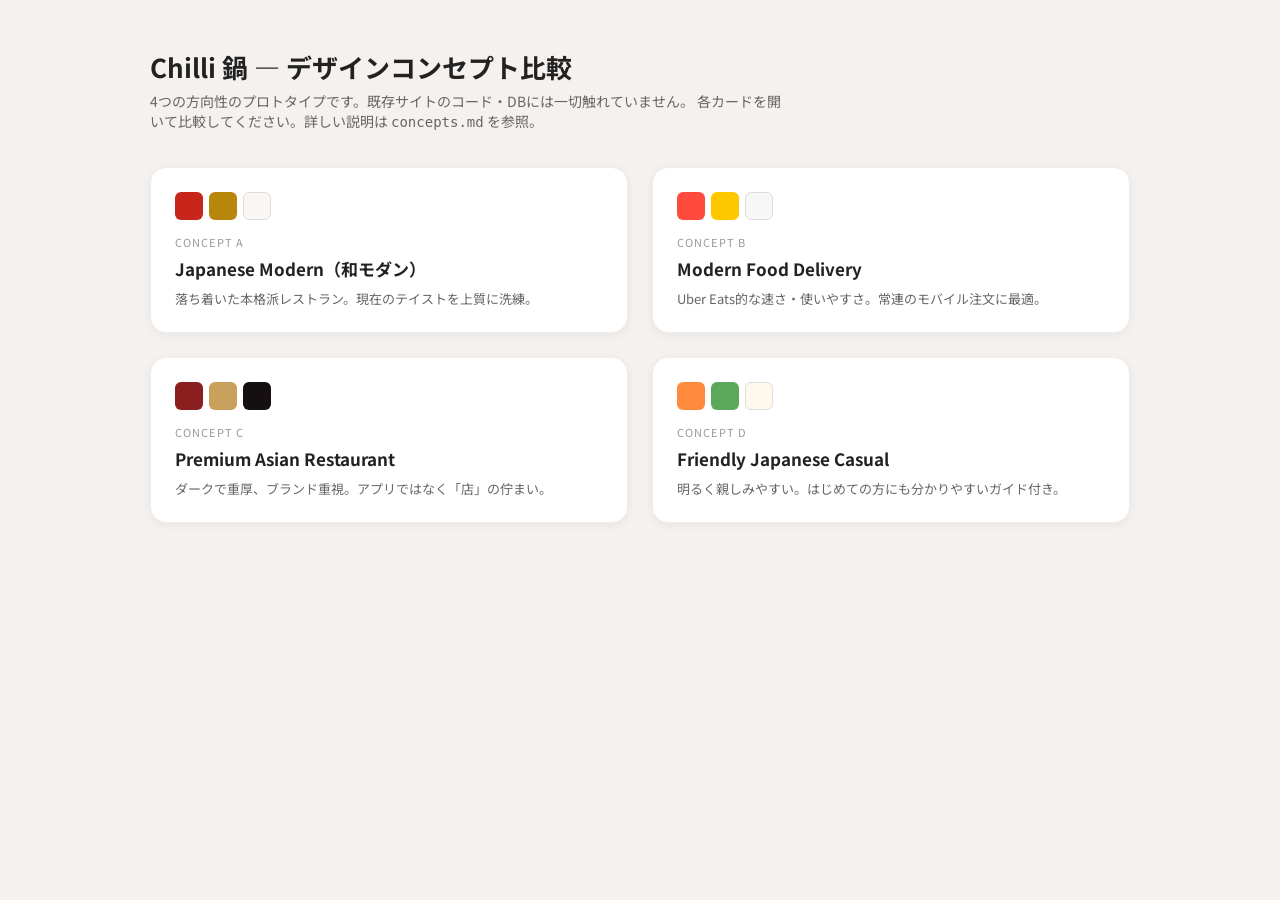
<file: design-concepts/index.html>
<!doctype html>
<html lang="ja">
<head>
<meta charset="utf-8">
<meta name="viewport" content="width=device-width, initial-scale=1">
<title>Design Concepts — Chilli 鍋</title>
<link href="https://fonts.googleapis.com/css2?family=Noto+Sans+JP:wght@400;500;700;900&display=swap" rel="stylesheet">
<style>
  *{box-sizing:border-box} body{margin:0;background:#F4F1EE;color:#222;font-family:"Noto Sans JP",sans-serif;padding:48px 24px}
  .wrap{max-width:980px;margin:0 auto}
  h1{font-size:26px;margin:0 0 6px}
  p.lead{color:#666;margin:0 0 36px;font-size:14px;max-width:46em}
  .grid{display:grid;grid-template-columns:repeat(2,1fr);gap:24px}
  a.card{display:block;background:#fff;border-radius:16px;padding:24px;text-decoration:none;color:#222;box-shadow:0 2px 8px rgba(0,0,0,.06);border:1px solid #eee;transition:transform .15s}
  a.card:hover{transform:translateY(-3px)}
  .swatch{display:flex;gap:6px;margin-bottom:14px}
  .swatch span{width:28px;height:28px;border-radius:6px}
  .label{font-size:11px;letter-spacing:.1em;color:#999;margin-bottom:6px}
  h2{font-size:17px;margin:0 0 8px}
  .card p{font-size:13px;color:#666;margin:0}
  @media(max-width:700px){.grid{grid-template-columns:1fr}}
</style>
</head>
<body>
<div class="wrap">
  <h1>Chilli 鍋 — デザインコンセプト比較</h1>
  <p class="lead">4つの方向性のプロトタイプです。既存サイトのコード・DBには一切触れていません。
  各カードを開いて比較してください。詳しい説明は <code>concepts.md</code> を参照。</p>
  <div class="grid">
    <a class="card" href="a-japanese-modern.html">
      <div class="swatch"><span style="background:#C8261B"></span><span style="background:#B8860B"></span><span style="background:#FAF6F2;border:1px solid #ddd"></span></div>
      <div class="label">CONCEPT A</div>
      <h2>Japanese Modern（和モダン）</h2>
      <p>落ち着いた本格派レストラン。現在のテイストを上質に洗練。</p>
    </a>
    <a class="card" href="b-food-delivery.html">
      <div class="swatch"><span style="background:#FF4B3E"></span><span style="background:#FFC700"></span><span style="background:#F7F7F8;border:1px solid #ddd"></span></div>
      <div class="label">CONCEPT B</div>
      <h2>Modern Food Delivery</h2>
      <p>Uber Eats的な速さ・使いやすさ。常連のモバイル注文に最適。</p>
    </a>
    <a class="card" href="c-premium-asian.html">
      <div class="swatch"><span style="background:#8B1E1E"></span><span style="background:#C9A05C"></span><span style="background:#15100F"></span></div>
      <div class="label">CONCEPT C</div>
      <h2>Premium Asian Restaurant</h2>
      <p>ダークで重厚、ブランド重視。アプリではなく「店」の佇まい。</p>
    </a>
    <a class="card" href="d-friendly-casual.html">
      <div class="swatch"><span style="background:#FF8A3D"></span><span style="background:#5BA85B"></span><span style="background:#FFF8EC;border:1px solid #ddd"></span></div>
      <div class="label">CONCEPT D</div>
      <h2>Friendly Japanese Casual</h2>
      <p>明るく親しみやすい。はじめての方にも分かりやすいガイド付き。</p>
    </a>
  </div>
</div>
</body>
</html>
</file>
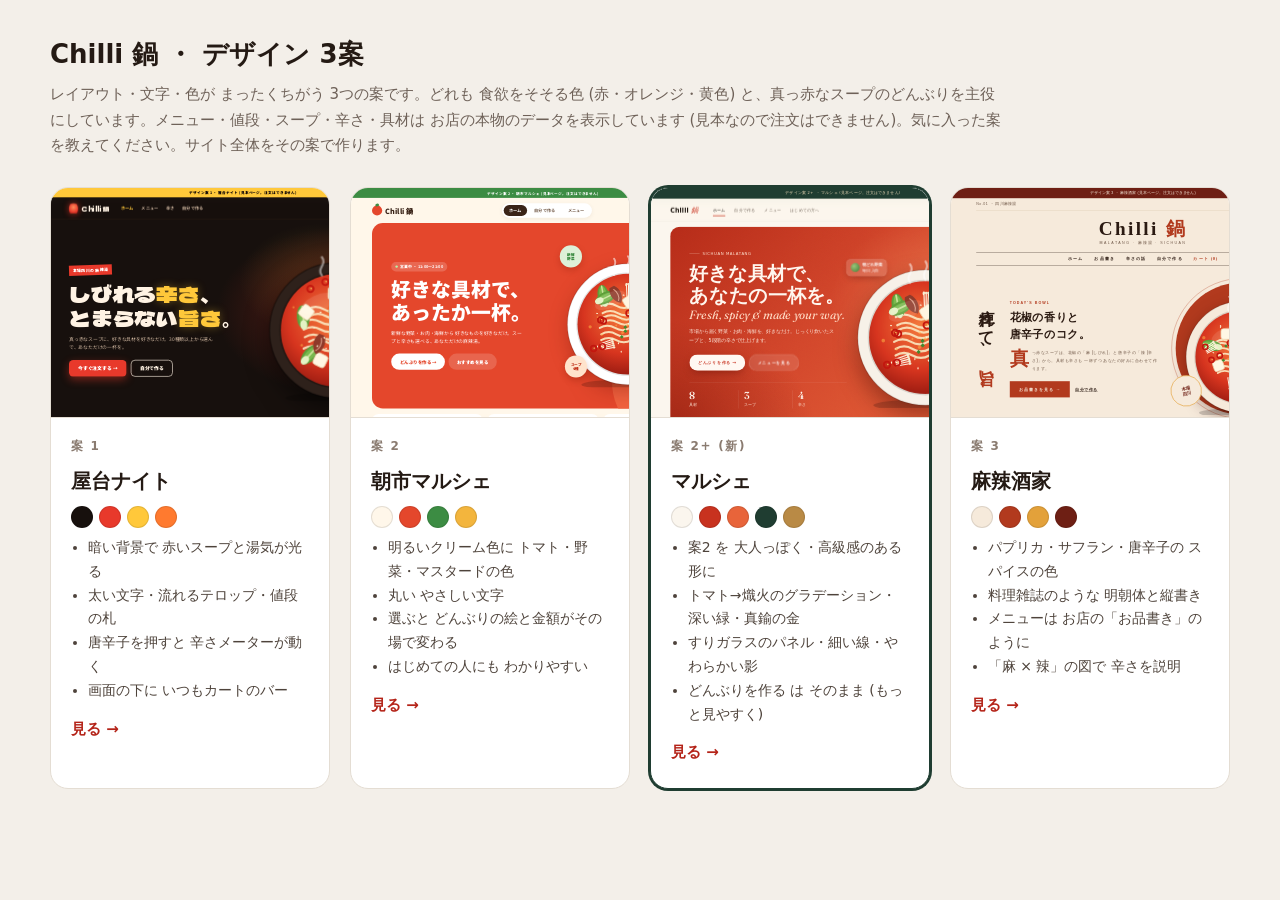
<file: design-concepts/v3/index.html>
<!doctype html>
<html lang="ja">
<head>
<meta charset="utf-8">
<meta name="viewport" content="width=device-width, initial-scale=1">
<title>デザイン 3案 | Chilli 鍋</title>
<!-- design-concepts/v3/index.html — 3つのデザイン案の入り口. Owner: Lin -->
<style>
  * { box-sizing: border-box; }
  body { margin: 0; padding: 32px 20px 56px; background: #F3EFE9; color: #241A14; font: 15px/1.7 "Noto Sans JP", system-ui, sans-serif; }
  .wrap { max-width: 1180px; margin: 0 auto; }
  h1 { margin: 0 0 6px; font-size: 26px; }
  .lead { margin: 0 0 28px; color: #6E6158; max-width: 64em; }
  .grid { display: grid; grid-template-columns: repeat(auto-fill, minmax(270px, 1fr)); gap: 20px; }
  a.card { display: flex; flex-direction: column; border-radius: 18px; overflow: hidden; color: inherit; text-decoration: none; background: #fff; border: 1px solid #E4DDD3; transition: transform .2s, box-shadow .2s; }
  a.card:hover { transform: translateY(-4px); box-shadow: 0 18px 40px rgba(36, 26, 20, .12); }
  .shot { position: relative; height: 230px; overflow: hidden; border-bottom: 1px solid #E4DDD3; }
  .shot iframe { width: 1280px; height: 900px; border: 0; transform: scale(.3); transform-origin: 0 0; pointer-events: none; }
  .body { padding: 18px 20px 22px; display: grid; gap: 8px; }
  .no { font-size: 12px; font-weight: 700; letter-spacing: .14em; color: #8A7B70; }
  h2 { margin: 0; font-size: 20px; }
  .sw { display: flex; gap: 6px; } .sw i { width: 22px; height: 22px; border-radius: 50%; border: 1px solid rgba(0, 0, 0, .1); }
  ul { margin: 0; padding-left: 1.2em; color: #4E433B; font-size: 14px; }
  .open { margin-top: 6px; font-weight: 700; color: #B42318; }
  @media (max-width: 960px) { .grid { grid-template-columns: 1fr; } .shot { height: 260px; } .shot iframe { transform: scale(.34); } }
</style>
</head>
<body>
  <div class="wrap">
    <h1>Chilli 鍋 ・ デザイン 3案</h1>
    <p class="lead">レイアウト・文字・色が まったくちがう 3つの案です。どれも 食欲をそそる色 (赤・オレンジ・黄色) と、真っ赤なスープのどんぶりを主役にしています。メニュー・値段・スープ・辛さ・具材は お店の本物のデータを表示しています (見本なので注文はできません)。気に入った案を教えてください。サイト全体をその案で作ります。</p>
    <div class="grid">
      <a class="card" href="yatai.html">
        <div class="shot"><iframe src="yatai.html" title="案1" tabindex="-1" loading="lazy"></iframe></div>
        <div class="body">
          <div class="no">案 1</div><h2>屋台ナイト</h2>
          <div class="sw"><i style="background:#17100D"></i><i style="background:#E8392B"></i><i style="background:#FFC83A"></i><i style="background:#FF7A2F"></i></div>
          <ul><li>暗い背景で 赤いスープと湯気が光る</li><li>太い文字・流れるテロップ・値段の札</li><li>唐辛子を押すと 辛さメーターが動く</li><li>画面の下に いつもカートのバー</li></ul>
          <span class="open">見る →</span>
        </div>
      </a>
      <a class="card" href="ichiba.html">
        <div class="shot"><iframe src="ichiba.html" title="案2" tabindex="-1" loading="lazy"></iframe></div>
        <div class="body">
          <div class="no">案 2</div><h2>朝市マルシェ</h2>
          <div class="sw"><i style="background:#FFF7EA"></i><i style="background:#E4472C"></i><i style="background:#3C8C43"></i><i style="background:#F3B53D"></i></div>
          <ul><li>明るいクリーム色に トマト・野菜・マスタードの色</li><li>丸い やさしい文字</li><li>選ぶと どんぶりの絵と金額がその場で変わる</li><li>はじめての人にも わかりやすい</li></ul>
          <span class="open">見る →</span>
        </div>
      </a>
      <a class="card" href="marche.html" style="border-color:#1F3D31;box-shadow:0 0 0 2px #1F3D31">
        <div class="shot"><iframe src="marche.html" title="案2+" tabindex="-1" loading="lazy"></iframe></div>
        <div class="body">
          <div class="no">案 2+ (新)</div><h2>マルシェ</h2>
          <div class="sw"><i style="background:#FBF6EE"></i><i style="background:#C8321F"></i><i style="background:#E8643A"></i><i style="background:#1F3D31"></i><i style="background:#B98A45"></i></div>
          <ul><li>案2 を 大人っぽく・高級感のある形に</li><li>トマト→熾火のグラデーション・深い緑・真鍮の金</li><li>すりガラスのパネル・細い線・やわらかい影</li><li>どんぶりを作る は そのまま (もっと見やすく)</li></ul>
          <span class="open">見る →</span>
        </div>
      </a>
      <a class="card" href="spice.html">
        <div class="shot"><iframe src="spice.html" title="案3" tabindex="-1" loading="lazy"></iframe></div>
        <div class="body">
          <div class="no">案 3</div><h2>麻辣酒家</h2>
          <div class="sw"><i style="background:#F6EADB"></i><i style="background:#B23A1E"></i><i style="background:#E3A13A"></i><i style="background:#6E1F14"></i></div>
          <ul><li>パプリカ・サフラン・唐辛子の スパイスの色</li><li>料理雑誌のような 明朝体と縦書き</li><li>メニューは お店の「お品書き」のように</li><li>「麻 × 辣」の図で 辛さを説明</li></ul>
          <span class="open">見る →</span>
        </div>
      </a>
    </div>
  </div>
</body>
</html>
</file>
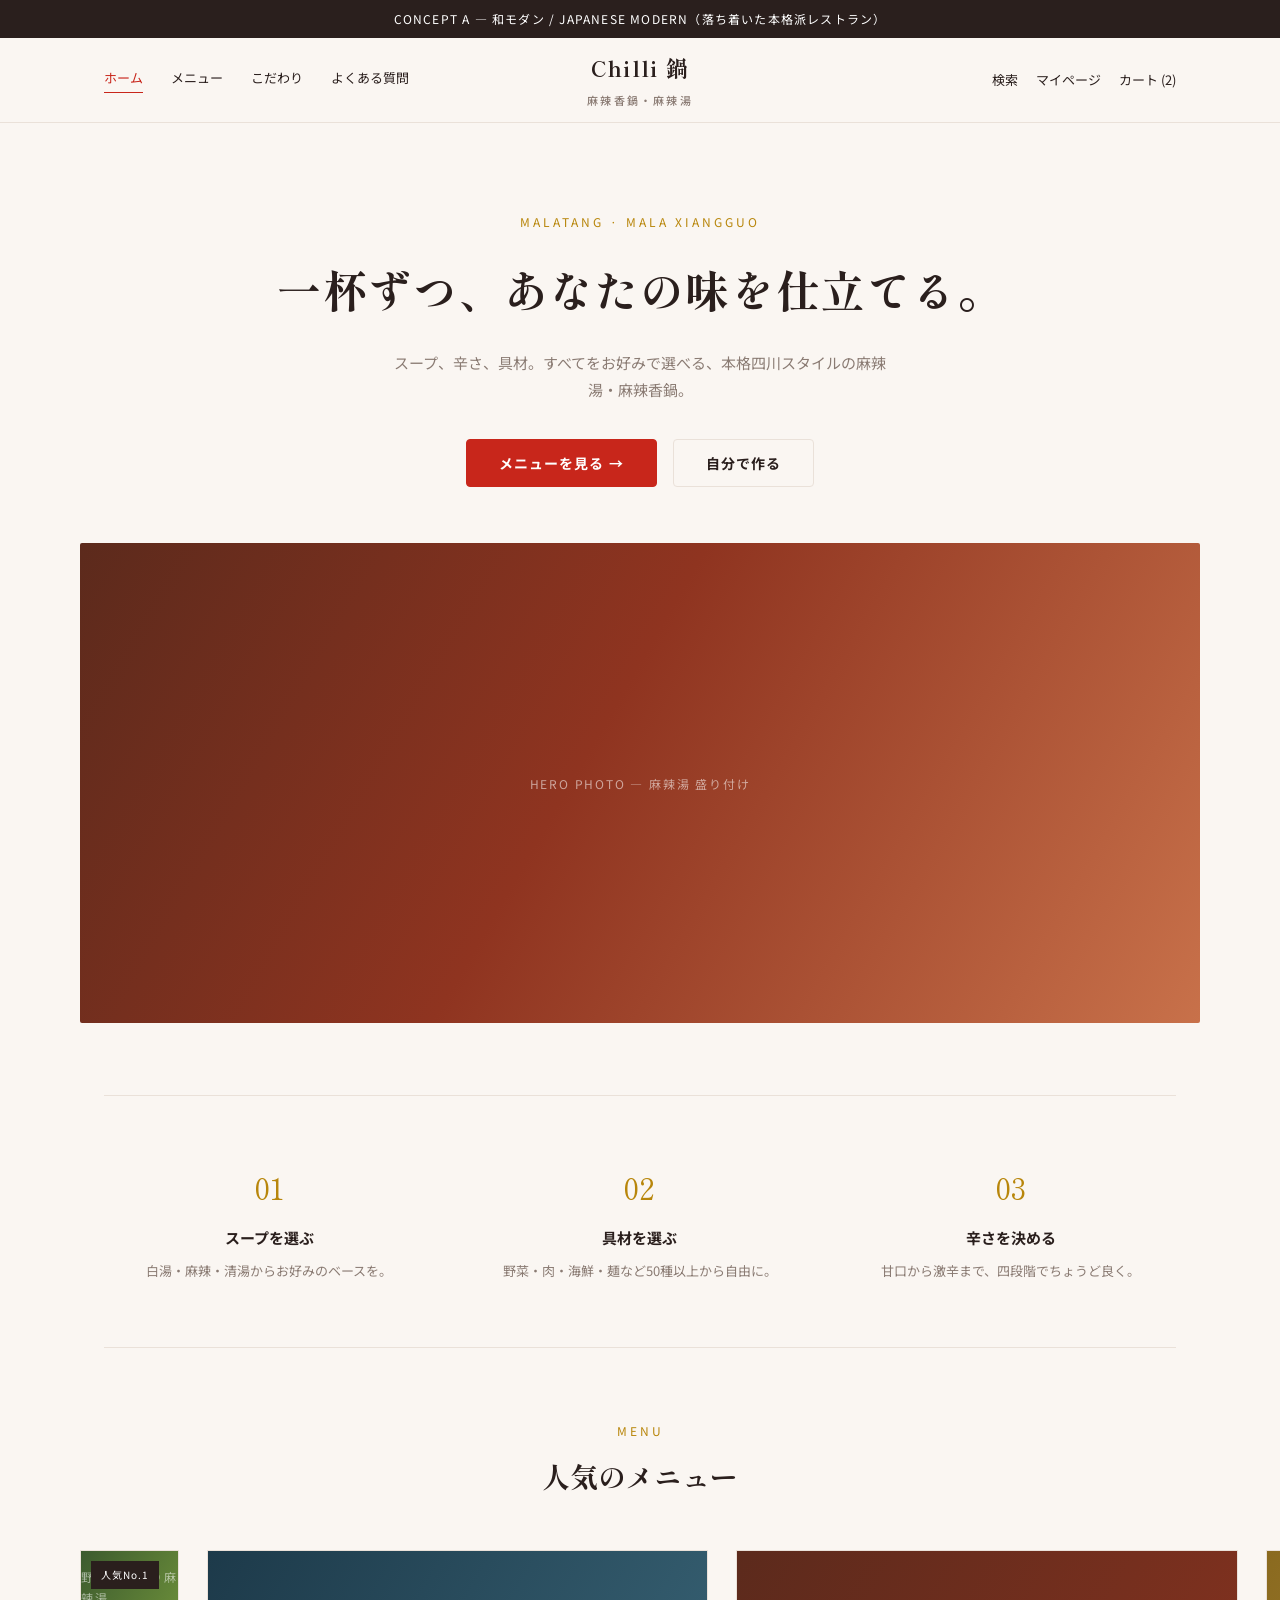
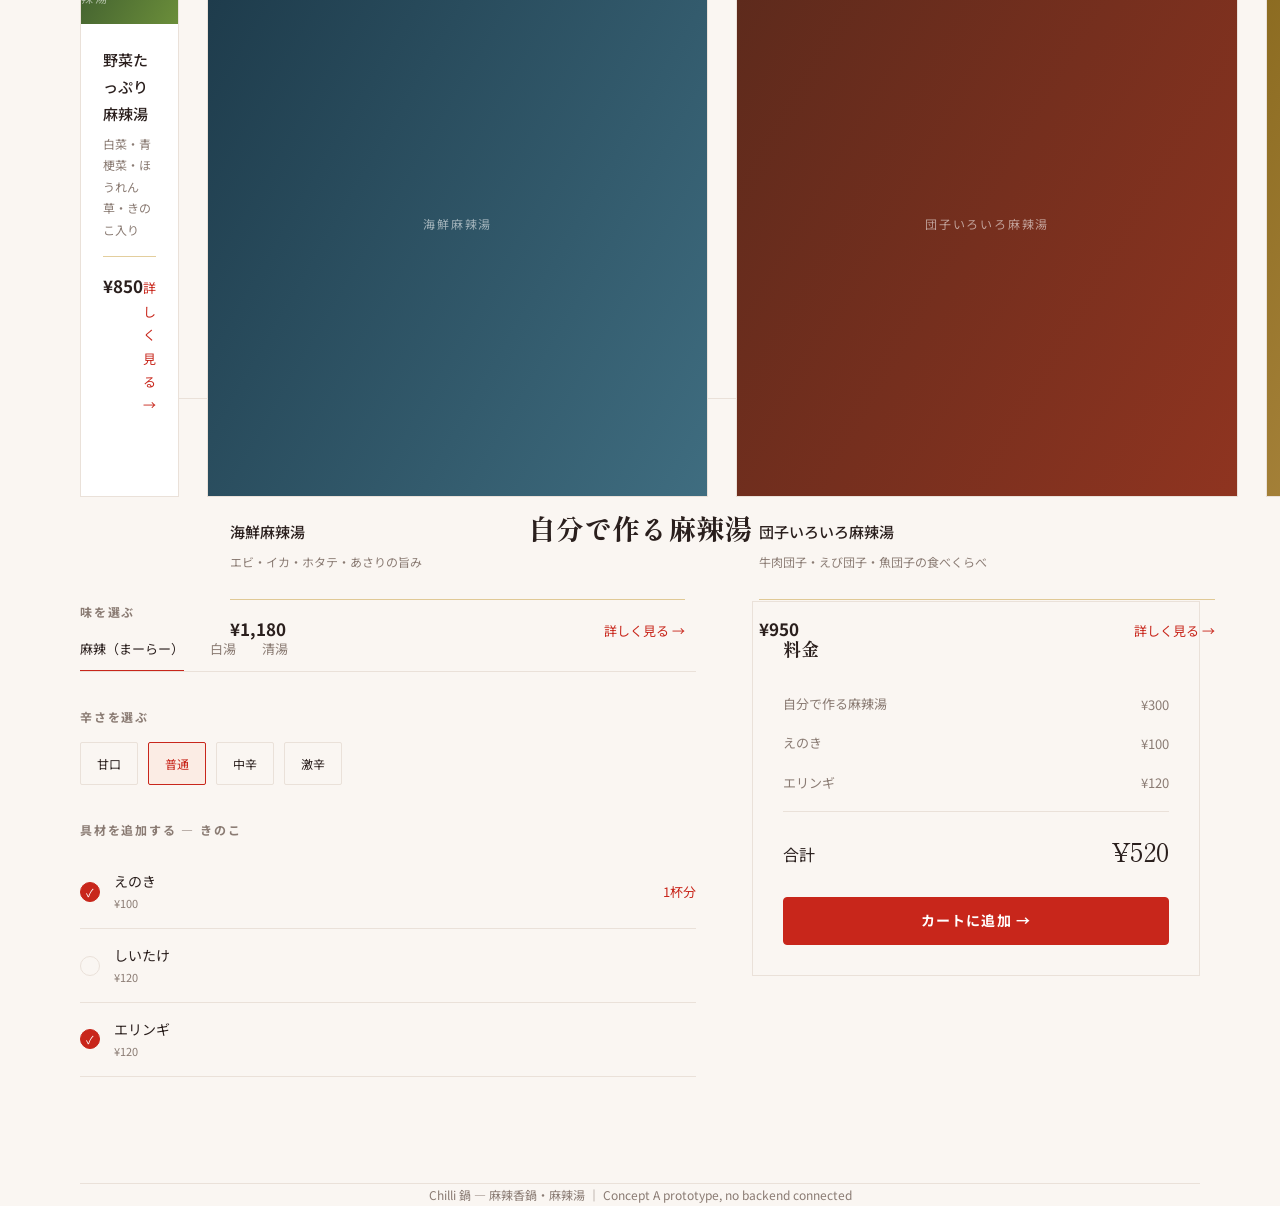
<file: design-concepts/a-japanese-modern.html>
<!doctype html>
<html lang="ja">
<head>
<meta charset="utf-8">
<meta name="viewport" content="width=device-width, initial-scale=1">
<title>Concept A — Japanese Modern | Chilli 鍋</title>
<link rel="preconnect" href="https://fonts.googleapis.com">
<link href="https://fonts.googleapis.com/css2?family=Shippori+Mincho:wght@500;700&family=Noto+Sans+JP:wght@400;500;700&display=swap" rel="stylesheet">
<style>
:root{
  --chili:#C8261B; --chili-dark:#A51E15; --chili-soft:#FBECE4;
  --gold:#B8860B; --bg:#FAF6F2; --surface:#FFFFFF;
  --ink:#2A1F1D; --muted:#8A7B73; --line:#EAE1D9;
  --serif:"Shippori Mincho", serif; --sans:"Noto Sans JP", sans-serif;
}
*{box-sizing:border-box} body{margin:0;background:var(--bg);color:var(--ink);font-family:var(--sans);line-height:1.8}
img,.ph{display:block;width:100%}
.wrap{max-width:1120px;margin:0 auto;padding:0 24px}
.concept-tag{background:var(--ink);color:#fff;text-align:center;font-size:12px;letter-spacing:.1em;padding:8px}

/* header */
header{position:sticky;top:0;background:rgba(250,246,242,.92);backdrop-filter:blur(6px);border-bottom:1px solid var(--line);z-index:10}
.hrow{display:flex;align-items:center;justify-content:center;position:relative;height:84px}
.logo{font-family:var(--serif);font-size:22px;font-weight:700;letter-spacing:.06em;text-align:center}
.logo small{display:block;font-family:var(--sans);font-size:11px;color:var(--muted);letter-spacing:.2em;margin-top:4px;font-weight:500}
.nav{position:absolute;left:24px;display:flex;gap:28px;font-size:13px}
.nav a{color:var(--ink);text-decoration:none;position:relative;padding-bottom:4px}
.nav a.active{color:var(--chili)}
.nav a.active::after{content:"";position:absolute;left:0;right:0;bottom:0;height:1px;background:var(--chili)}
.icons{position:absolute;right:24px;display:flex;gap:18px;font-size:13px;color:var(--ink)}

/* hero */
.hero{padding:88px 0 72px;text-align:center}
.hero .eyebrow{font-size:12px;letter-spacing:.25em;color:var(--gold);margin-bottom:18px}
.hero h1{font-family:var(--serif);font-size:44px;font-weight:700;margin:0 0 20px;letter-spacing:.03em}
.hero p{max-width:34em;margin:0 auto 36px;color:var(--muted);font-size:15px}
.btn{display:inline-flex;align-items:center;gap:10px;height:48px;padding:0 32px;border-radius:4px;font-size:14px;font-weight:700;letter-spacing:.08em;text-decoration:none;cursor:pointer;border:1px solid var(--chili)}
.btn-primary{background:var(--chili);color:#fff}
.btn-primary:hover{background:var(--chili-dark)}
.btn-outline{background:transparent;color:var(--ink);border-color:var(--line);margin-left:12px}
.hero-photo{margin-top:56px;aspect-ratio:21/9;border-radius:2px;overflow:hidden}
.ph{height:100%;background:linear-gradient(120deg,#5c2a1c,#8f3420 45%,#c8714a);position:relative}
.ph::after{content:attr(data-label);position:absolute;inset:0;display:grid;place-items:center;color:rgba(255,255,255,.55);font-size:12px;letter-spacing:.15em}

/* 3-step */
.steps3{display:grid;grid-template-columns:repeat(3,1fr);gap:40px;padding:64px 0;border-top:1px solid var(--line);border-bottom:1px solid var(--line)}
.steps3 .step{text-align:center}
.steps3 .num{font-family:var(--serif);font-size:30px;color:var(--gold);margin-bottom:10px}
.steps3 h3{font-size:15px;margin:0 0 8px}
.steps3 p{font-size:13px;color:var(--muted);margin:0}

/* menu */
.section{padding:72px 0}
.section-head{text-align:center;margin-bottom:48px}
.section-head .eyebrow{font-size:12px;letter-spacing:.25em;color:var(--gold);margin-bottom:10px}
.section-head h2{font-family:var(--serif);font-size:28px;margin:0}
.grid4{display:grid;grid-template-columns:repeat(4,1fr);gap:28px}
.card{background:var(--surface);border:1px solid var(--line)}
.card .ph{aspect-ratio:4/3}
.card .body{padding:22px}
.card h4{font-size:15px;margin:0 0 6px;font-weight:500}
.card .desc{font-size:12px;color:var(--muted);margin:0 0 16px;min-height:32px}
.rule{border:0;border-top:1px solid var(--gold);opacity:.4;margin:0 0 14px}
.rowb{display:flex;justify-content:space-between;align-items:baseline}
.price{font-size:17px;font-weight:700;font-variant-numeric:tabular-nums}
.arrow{color:var(--chili);font-size:13px}
.badge{position:absolute;top:10px;left:10px;background:var(--ink);color:#fff;font-size:10px;letter-spacing:.1em;padding:5px 10px}

/* customize */
.cz{display:grid;grid-template-columns:1.1fr .8fr;gap:56px;align-items:start}
.cz h3.label{font-size:12px;letter-spacing:.15em;color:var(--muted);margin:0 0 14px;text-transform:uppercase}
.cz section{margin-bottom:34px}
.ingredient-row{display:flex;align-items:center;justify-content:space-between;padding:14px 0;border-bottom:1px solid var(--line)}
.ingredient-row .name{font-size:14px}
.ingredient-row .sub{font-size:11px;color:var(--muted)}
.check{width:20px;height:20px;border-radius:50%;border:1px solid var(--line);display:inline-grid;place-items:center;flex-shrink:0}
.check.on{border-color:var(--chili);background:var(--chili)}
.check.on::after{content:"✓";color:#fff;font-size:11px}
.left-row{display:flex;align-items:center;gap:14px}
.tabs-plain{display:flex;gap:26px;border-bottom:1px solid var(--line);margin-bottom:22px;font-size:13px}
.tabs-plain span{padding-bottom:10px;color:var(--muted)}
.tabs-plain span.on{color:var(--ink);border-bottom:1px solid var(--chili)}
.spice-row{display:flex;gap:10px}
.spice-chip{border:1px solid var(--line);padding:10px 16px;font-size:12px;border-radius:2px}
.spice-chip.on{border-color:var(--chili);color:var(--chili);background:var(--chili-soft)}
.summary{border:1px solid var(--line);padding:30px;position:sticky;top:110px}
.summary h3{font-family:var(--serif);font-size:18px;margin:0 0 20px}
.line-item{display:flex;justify-content:space-between;font-size:13px;padding:8px 0;color:var(--muted)}
.total{display:flex;justify-content:space-between;align-items:baseline;border-top:1px solid var(--line);padding-top:16px;margin-top:8px;margin-bottom:22px}
.total .amt{font-family:var(--serif);font-size:26px}

footer{border-top:1px solid var(--line);padding:40px 0;text-align:center;font-size:12px;color:var(--muted)}
@media(max-width:900px){.grid4{grid-template-columns:repeat(2,1fr)}.cz{grid-template-columns:1fr}.steps3{grid-template-columns:1fr;gap:28px}.nav{display:none}.icons{display:none}}
</style>
</head>
<body>
<div class="concept-tag">CONCEPT A — 和モダン / JAPANESE MODERN（落ち着いた本格派レストラン）</div>

<header>
  <div class="wrap hrow">
    <nav class="nav"><a class="active" href="#">ホーム</a><a href="#">メニュー</a><a href="#">こだわり</a><a href="#">よくある質問</a></nav>
    <div class="logo">Chilli 鍋<small>麻辣香鍋・麻辣湯</small></div>
    <div class="icons"><span>検索</span><span>マイページ</span><span>カート (2)</span></div>
  </div>
</header>

<section class="hero wrap">
  <div class="eyebrow">MALATANG · MALA XIANGGUO</div>
  <h1>一杯ずつ、あなたの味を仕立てる。</h1>
  <p>スープ、辛さ、具材。すべてをお好みで選べる、本格四川スタイルの麻辣湯・麻辣香鍋。</p>
  <a class="btn btn-primary" href="#menu">メニューを見る →</a>
  <a class="btn btn-outline" href="#customize">自分で作る</a>
  <div class="hero-photo"><div class="ph" data-label="HERO PHOTO — 麻辣湯 盛り付け"></div></div>
</section>

<div class="wrap">
  <div class="steps3">
    <div class="step"><div class="num">01</div><h3>スープを選ぶ</h3><p>白湯・麻辣・清湯からお好みのベースを。</p></div>
    <div class="step"><div class="num">02</div><h3>具材を選ぶ</h3><p>野菜・肉・海鮮・麺など50種以上から自由に。</p></div>
    <div class="step"><div class="num">03</div><h3>辛さを決める</h3><p>甘口から激辛まで、四段階でちょうど良く。</p></div>
  </div>
</div>

<section class="section wrap" id="menu">
  <div class="section-head"><div class="eyebrow">MENU</div><h2>人気のメニュー</h2></div>
  <div class="grid4">
    <div class="card">
      <div style="position:relative"><div class="ph" data-label="野菜たっぷり麻辣湯" style="background:linear-gradient(120deg,#3c5a2e,#6b8e3a)"></div><span class="badge">人気No.1</span></div>
      <div class="body"><h4>野菜たっぷり麻辣湯</h4><p class="desc">白菜・青梗菜・ほうれん草・きのこ入り</p><hr class="rule"><div class="rowb"><span class="price">¥850</span><span class="arrow">詳しく見る →</span></div></div>
    </div>
    <div class="card">
      <div class="ph" data-label="海鮮麻辣湯" style="background:linear-gradient(120deg,#1d3a4a,#3f6d80)"></div>
      <div class="body"><h4>海鮮麻辣湯</h4><p class="desc">エビ・イカ・ホタテ・あさりの旨み</p><hr class="rule"><div class="rowb"><span class="price">¥1,180</span><span class="arrow">詳しく見る →</span></div></div>
    </div>
    <div class="card">
      <div class="ph" data-label="団子いろいろ麻辣湯" style="background:linear-gradient(120deg,#5c2a1c,#8f3420)"></div>
      <div class="body"><h4>団子いろいろ麻辣湯</h4><p class="desc">牛肉団子・えび団子・魚団子の食べくらべ</p><hr class="rule"><div class="rowb"><span class="price">¥950</span><span class="arrow">詳しく見る →</span></div></div>
    </div>
    <div class="card">
      <div class="ph" data-label="チーズ麻辣湯" style="background:linear-gradient(120deg,#8a6a1f,#c9a05c)"></div>
      <div class="body"><h4>チーズ麻辣湯</h4><p class="desc">とろけるチーズとトッポギ</p><hr class="rule"><div class="rowb"><span class="price">¥980</span><span class="arrow">詳しく見る →</span></div></div>
    </div>
  </div>
</section>

<section class="section wrap" id="customize" style="border-top:1px solid var(--line)">
  <div class="section-head"><div class="eyebrow">CUSTOMIZE</div><h2>自分で作る麻辣湯</h2></div>
  <div class="cz">
    <div>
      <section>
        <h3 class="label">味を選ぶ</h3>
        <div class="tabs-plain"><span class="on">麻辣（まーらー）</span><span>白湯</span><span>清湯</span></div>
      </section>
      <section>
        <h3 class="label">辛さを選ぶ</h3>
        <div class="spice-row">
          <span class="spice-chip">甘口</span><span class="spice-chip on">普通</span><span class="spice-chip">中辛</span><span class="spice-chip">激辛</span>
        </div>
      </section>
      <section>
        <h3 class="label">具材を追加する — きのこ</h3>
        <div class="ingredient-row"><div class="left-row"><span class="check on"></span><div><div class="name">えのき</div><div class="sub">¥100</div></div></div><span class="arrow">1杯分</span></div>
        <div class="ingredient-row"><div class="left-row"><span class="check"></span><div><div class="name">しいたけ</div><div class="sub">¥120</div></div></div></div>
        <div class="ingredient-row"><div class="left-row"><span class="check on"></span><div><div class="name">エリンギ</div><div class="sub">¥120</div></div></div></div>
      </section>
    </div>
    <aside class="summary">
      <h3>料金</h3>
      <div class="line-item"><span>自分で作る麻辣湯</span><span>¥300</span></div>
      <div class="line-item"><span>えのき</span><span>¥100</span></div>
      <div class="line-item"><span>エリンギ</span><span>¥120</span></div>
      <div class="total"><span>合計</span><span class="amt">¥520</span></div>
      <a class="btn btn-primary" style="width:100%;justify-content:center" href="#">カートに追加 →</a>
    </aside>
  </div>
</section>

<footer class="wrap">Chilli 鍋 — 麻辣香鍋・麻辣湯 ｜ Concept A prototype, no backend connected</footer>
</body>
</html>
</file>
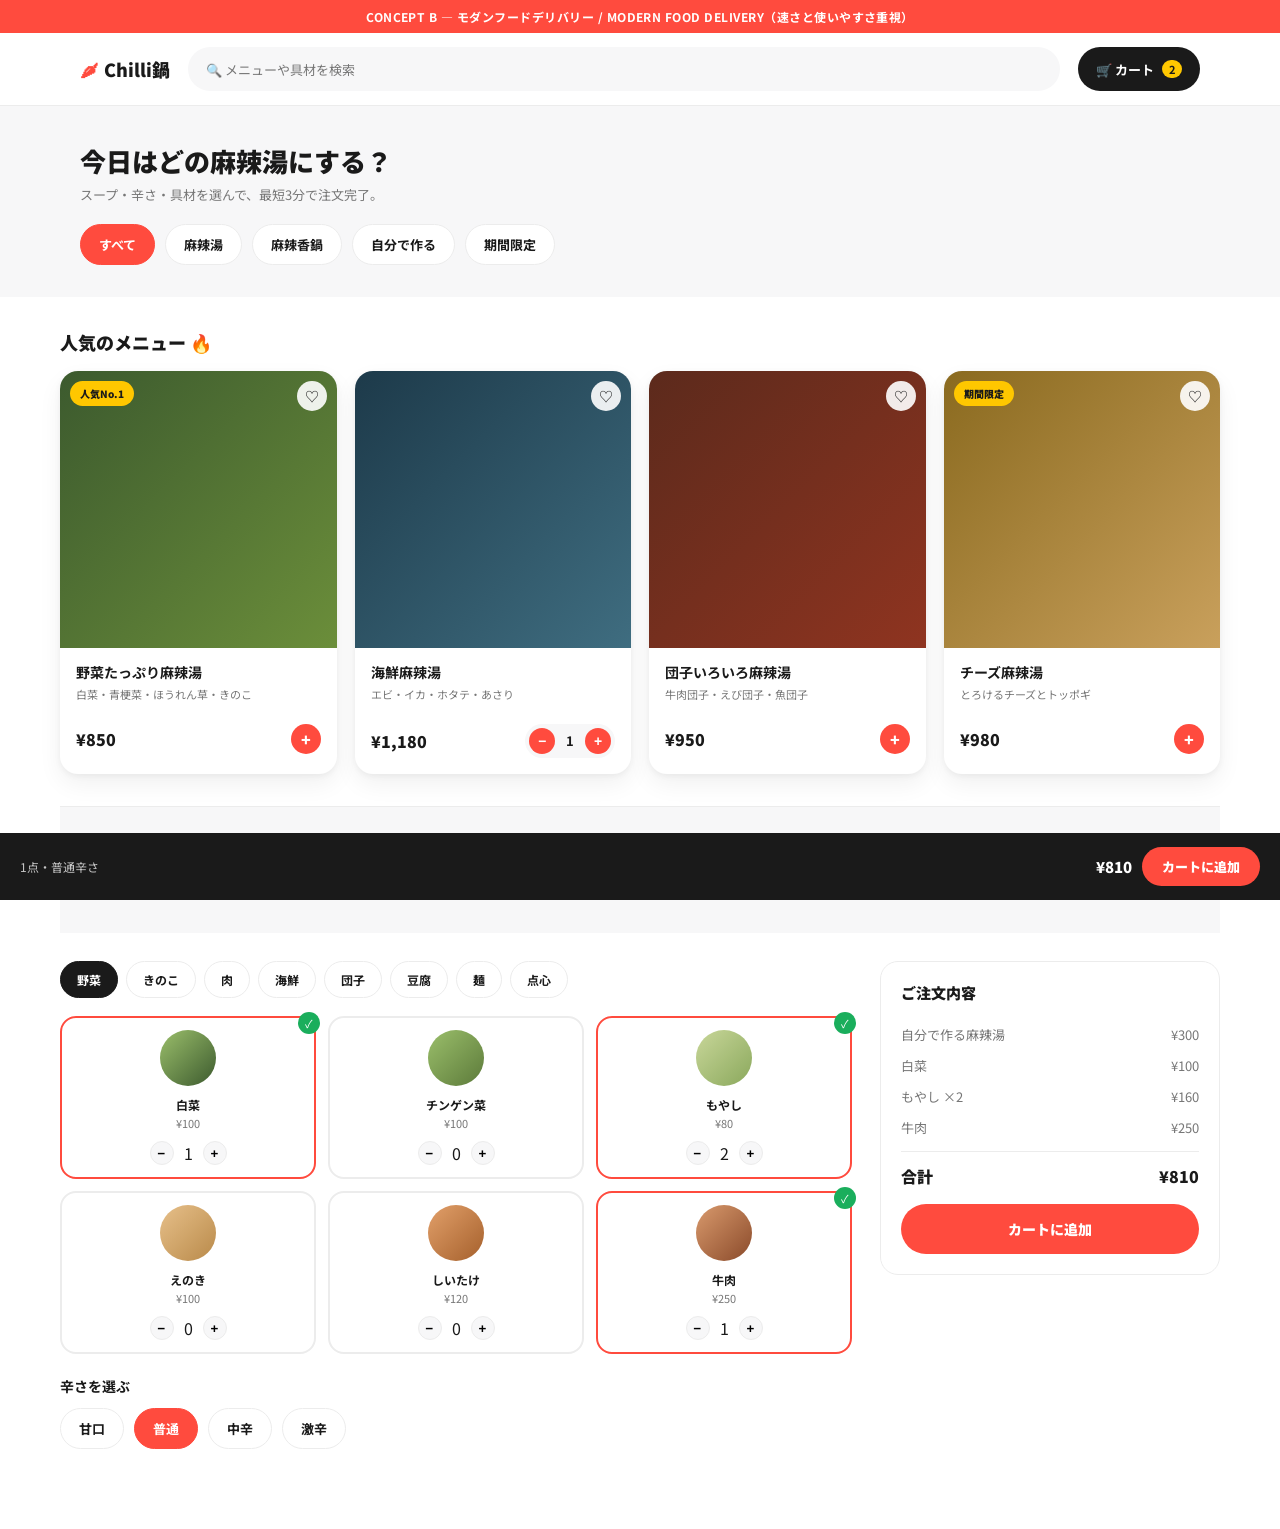
<file: design-concepts/b-food-delivery.html>
<!doctype html>
<html lang="ja">
<head>
<meta charset="utf-8">
<meta name="viewport" content="width=device-width, initial-scale=1">
<title>Concept B — Modern Food Delivery | Chilli 鍋</title>
<link rel="preconnect" href="https://fonts.googleapis.com">
<link href="https://fonts.googleapis.com/css2?family=Noto+Sans+JP:wght@500;700;900&display=swap" rel="stylesheet">
<style>
:root{
  --primary:#FF4B3E; --primary-dark:#E23A2E; --yellow:#FFC700;
  --bg:#FFFFFF; --surface:#F7F7F8; --ink:#1A1A1A; --muted:#767676; --line:#ECECEC; --green:#1AAE5C;
  --sans:"Noto Sans JP", sans-serif;
}
*{box-sizing:border-box} body{margin:0 0 76px;background:var(--bg);color:var(--ink);font-family:var(--sans)}
.wrap{max-width:1160px;margin:0 auto;padding:0 20px}
.concept-tag{background:var(--primary);color:#fff;text-align:center;font-size:12px;font-weight:700;padding:8px;letter-spacing:.04em}
img,.ph{display:block;width:100%}

header{position:sticky;top:0;background:#fff;border-bottom:1px solid var(--line);z-index:10}
.hrow{display:flex;align-items:center;gap:18px;height:72px}
.logo{font-weight:900;font-size:18px;display:flex;align-items:center;gap:6px}
.logo .flame{color:var(--primary)}
.search{flex:1;display:flex;align-items:center;gap:10px;background:var(--surface);border-radius:999px;height:44px;padding:0 18px;color:var(--muted);font-size:13px}
.cart-btn{display:flex;align-items:center;gap:8px;background:var(--ink);color:#fff;border-radius:999px;height:44px;padding:0 18px;font-size:13px;font-weight:700;white-space:nowrap}
.cart-btn b{background:var(--yellow);color:var(--ink);border-radius:999px;padding:1px 7px;font-size:11px}

.hero{background:var(--surface);padding:36px 0 28px}
.hero h1{font-size:26px;font-weight:900;margin:0 0 6px}
.hero p{color:var(--muted);font-size:13px;margin:0 0 20px}
.chips-row{display:flex;gap:10px;overflow-x:auto;padding-bottom:4px}
.chip{flex:0 0 auto;background:#fff;border:1px solid var(--line);border-radius:999px;padding:10px 18px;font-size:13px;font-weight:700}
.chip.on{background:var(--primary);color:#fff;border-color:var(--primary)}

.section{padding:32px 0}
.section h2{font-size:18px;font-weight:900;margin:0 0 16px}
.grid4{display:grid;grid-template-columns:repeat(4,1fr);gap:18px}
.card{background:#fff;border-radius:18px;box-shadow:0 2px 6px rgba(0,0,0,.05),0 10px 24px rgba(0,0,0,.06);overflow:hidden;position:relative}
.card .ph{aspect-ratio:1/1;position:relative}
.heart{position:absolute;top:10px;right:10px;width:30px;height:30px;border-radius:50%;background:rgba(255,255,255,.9);display:grid;place-items:center;font-size:14px}
.ribbon{position:absolute;top:10px;left:10px;background:var(--yellow);color:#1A1A1A;font-size:10px;font-weight:900;padding:5px 10px;border-radius:999px}
.card .body{padding:14px 16px 16px}
.card h4{font-size:14px;font-weight:700;margin:0 0 4px}
.card .desc{font-size:11px;color:var(--muted);margin:0 0 10px;min-height:28px}
.rowb{display:flex;align-items:center;justify-content:space-between}
.price{font-size:16px;font-weight:900;font-variant-numeric:tabular-nums}
.stepper{display:flex;align-items:center;gap:8px;background:var(--surface);border-radius:999px;padding:4px}
.stepper button{width:26px;height:26px;border:0;border-radius:50%;background:var(--primary);color:#fff;font-weight:900;font-size:14px}
.stepper .n{font-weight:700;font-size:13px;min-width:14px;text-align:center}
.addbtn{width:30px;height:30px;border-radius:50%;background:var(--primary);color:#fff;display:grid;place-items:center;font-weight:900}

.cz-head{background:var(--surface);padding:18px 0}
.cz{display:grid;grid-template-columns:1fr 340px;gap:28px;align-items:start;padding:28px 0 0}
.cat-chips{display:flex;gap:8px;overflow-x:auto;margin-bottom:18px}
.cat-chip{flex:0 0 auto;padding:9px 16px;border-radius:999px;font-size:12px;font-weight:700;background:#fff;border:1px solid var(--line)}
.cat-chip.on{background:var(--ink);color:#fff;border-color:var(--ink)}
.tile-grid{display:grid;grid-template-columns:repeat(3,1fr);gap:12px}
.tile{background:#fff;border-radius:16px;border:2px solid var(--line);padding:12px;text-align:center;position:relative}
.tile.on{border-color:var(--primary)}
.tile .circle{width:56px;height:56px;border-radius:50%;margin:0 auto 10px}
.tile .nm{font-size:12px;font-weight:700;margin-bottom:2px}
.tile .pr{font-size:11px;color:var(--muted);margin-bottom:10px}
.tile .mini-stepper{display:flex;align-items:center;justify-content:center;gap:10px}
.tile .mini-stepper button{width:24px;height:24px;border-radius:50%;background:var(--surface);border:1px solid var(--line);font-weight:900}
.tile .check-badge{position:absolute;top:-6px;right:-6px;width:22px;height:22px;background:var(--green);border-radius:50%;color:#fff;font-size:11px;display:grid;place-items:center}

.summary{background:#fff;border-radius:18px;border:1px solid var(--line);padding:20px;position:sticky;top:92px}
.summary h3{font-size:15px;font-weight:900;margin:0 0 16px}
.line-item{display:flex;justify-content:space-between;font-size:13px;padding:6px 0;color:var(--muted)}
.total{display:flex;justify-content:space-between;font-weight:900;font-size:16px;border-top:1px solid var(--line);margin-top:8px;padding-top:12px}
.pillbtn{display:flex;width:100%;justify-content:center;align-items:center;height:50px;border-radius:999px;background:var(--primary);color:#fff;font-weight:900;font-size:14px;margin-top:16px;text-decoration:none}

.bottombar{position:fixed;left:0;right:0;bottom:0;background:var(--ink);color:#fff;display:flex;align-items:center;justify-content:space-between;padding:14px 20px;z-index:20}
.bottombar .l{font-size:12px;opacity:.75}
.bottombar .r{font-weight:900;font-size:15px;display:flex;align-items:center;gap:10px}
.bottombar a{background:var(--primary);color:#fff;border-radius:999px;padding:10px 20px;font-weight:900;font-size:13px;text-decoration:none}
@media(max-width:900px){.grid4{grid-template-columns:repeat(2,1fr)}.cz{grid-template-columns:1fr}.search{display:none}}
</style>
</head>
<body>
<div class="concept-tag">CONCEPT B — モダンフードデリバリー / MODERN FOOD DELIVERY（速さと使いやすさ重視）</div>

<header>
  <div class="wrap hrow">
    <div class="logo"><span class="flame">🌶</span>Chilli鍋</div>
    <div class="search">🔍 メニューや具材を検索</div>
    <div class="cart-btn">🛒 カート <b>2</b></div>
  </div>
</header>

<section class="hero">
  <div class="wrap">
    <h1>今日はどの麻辣湯にする？</h1>
    <p>スープ・辛さ・具材を選んで、最短3分で注文完了。</p>
    <div class="chips-row">
      <span class="chip on">すべて</span><span class="chip">麻辣湯</span><span class="chip">麻辣香鍋</span><span class="chip">自分で作る</span><span class="chip">期間限定</span>
    </div>
  </div>
</section>

<section class="section wrap" id="menu">
  <h2>人気のメニュー 🔥</h2>
  <div class="grid4">
    <div class="card">
      <div class="ph" style="background:linear-gradient(135deg,#3c5a2e,#6b8e3a)"><span class="ribbon">人気No.1</span><span class="heart">♡</span></div>
      <div class="body"><h4>野菜たっぷり麻辣湯</h4><p class="desc">白菜・青梗菜・ほうれん草・きのこ</p><div class="rowb"><span class="price">¥850</span><span class="addbtn">+</span></div></div>
    </div>
    <div class="card">
      <div class="ph" style="background:linear-gradient(135deg,#1d3a4a,#3f6d80)"><span class="heart">♡</span></div>
      <div class="body"><h4>海鮮麻辣湯</h4><p class="desc">エビ・イカ・ホタテ・あさり</p><div class="rowb"><span class="price">¥1,180</span><div class="stepper"><button>−</button><span class="n">1</span><button>+</button></div></div></div>
    </div>
    <div class="card">
      <div class="ph" style="background:linear-gradient(135deg,#5c2a1c,#8f3420)"><span class="heart">♡</span></div>
      <div class="body"><h4>団子いろいろ麻辣湯</h4><p class="desc">牛肉団子・えび団子・魚団子</p><div class="rowb"><span class="price">¥950</span><span class="addbtn">+</span></div></div>
    </div>
    <div class="card">
      <div class="ph" style="background:linear-gradient(135deg,#8a6a1f,#c9a05c)"><span class="ribbon">期間限定</span><span class="heart">♡</span></div>
      <div class="body"><h4>チーズ麻辣湯</h4><p class="desc">とろけるチーズとトッポギ</p><div class="rowb"><span class="price">¥980</span><span class="addbtn">+</span></div></div>
    </div>
  </div>
</section>

<section class="cz-head wrap" style="border-top:1px solid var(--line)" id="customize">
  <h2 style="padding-top:16px">自分で作る麻辣湯</h2>
</section>
<section class="wrap cz">
  <div>
    <div class="cat-chips">
      <span class="cat-chip on">野菜</span><span class="cat-chip">きのこ</span><span class="cat-chip">肉</span><span class="cat-chip">海鮮</span><span class="cat-chip">団子</span><span class="cat-chip">豆腐</span><span class="cat-chip">麺</span><span class="cat-chip">点心</span>
    </div>
    <div class="tile-grid">
      <div class="tile on"><div class="check-badge">✓</div><div class="circle" style="background:linear-gradient(135deg,#9bbf6b,#3c5a2e)"></div><div class="nm">白菜</div><div class="pr">¥100</div><div class="mini-stepper"><button>−</button><span class="n">1</span><button>+</button></div></div>
      <div class="tile"><div class="circle" style="background:linear-gradient(135deg,#9bbf6b,#5c7a3a)"></div><div class="nm">チンゲン菜</div><div class="pr">¥100</div><div class="mini-stepper"><button>−</button><span class="n">0</span><button>+</button></div></div>
      <div class="tile on"><div class="check-badge">✓</div><div class="circle" style="background:linear-gradient(135deg,#c9d79a,#8aa85c)"></div><div class="nm">もやし</div><div class="pr">¥80</div><div class="mini-stepper"><button>−</button><span class="n">2</span><button>+</button></div></div>
      <div class="tile"><div class="circle" style="background:linear-gradient(135deg,#e7c08a,#b98a4a)"></div><div class="nm">えのき</div><div class="pr">¥100</div><div class="mini-stepper"><button>−</button><span class="n">0</span><button>+</button></div></div>
      <div class="tile"><div class="circle" style="background:linear-gradient(135deg,#e2a06a,#a5602c)"></div><div class="nm">しいたけ</div><div class="pr">¥120</div><div class="mini-stepper"><button>−</button><span class="n">0</span><button>+</button></div></div>
      <div class="tile on"><div class="check-badge">✓</div><div class="circle" style="background:linear-gradient(135deg,#d99a6d,#8a4a2a)"></div><div class="nm">牛肉</div><div class="pr">¥250</div><div class="mini-stepper"><button>−</button><span class="n">1</span><button>+</button></div></div>
    </div>
    <div style="margin-top:22px">
      <h2 style="font-size:14px">辛さを選ぶ</h2>
      <div class="chips-row"><span class="chip">甘口</span><span class="chip on">普通</span><span class="chip">中辛</span><span class="chip">激辛</span></div>
    </div>
  </div>
  <aside class="summary">
    <h3>ご注文内容</h3>
    <div class="line-item"><span>自分で作る麻辣湯</span><span>¥300</span></div>
    <div class="line-item"><span>白菜</span><span>¥100</span></div>
    <div class="line-item"><span>もやし ×2</span><span>¥160</span></div>
    <div class="line-item"><span>牛肉</span><span>¥250</span></div>
    <div class="total"><span>合計</span><span>¥810</span></div>
    <a class="pillbtn" href="#">カートに追加</a>
  </aside>
</section>

<div class="bottombar">
  <div class="l">1点・普通辛さ</div>
  <div class="r">¥810 <a href="#">カートに追加</a></div>
</div>
</body>
</html>
</file>
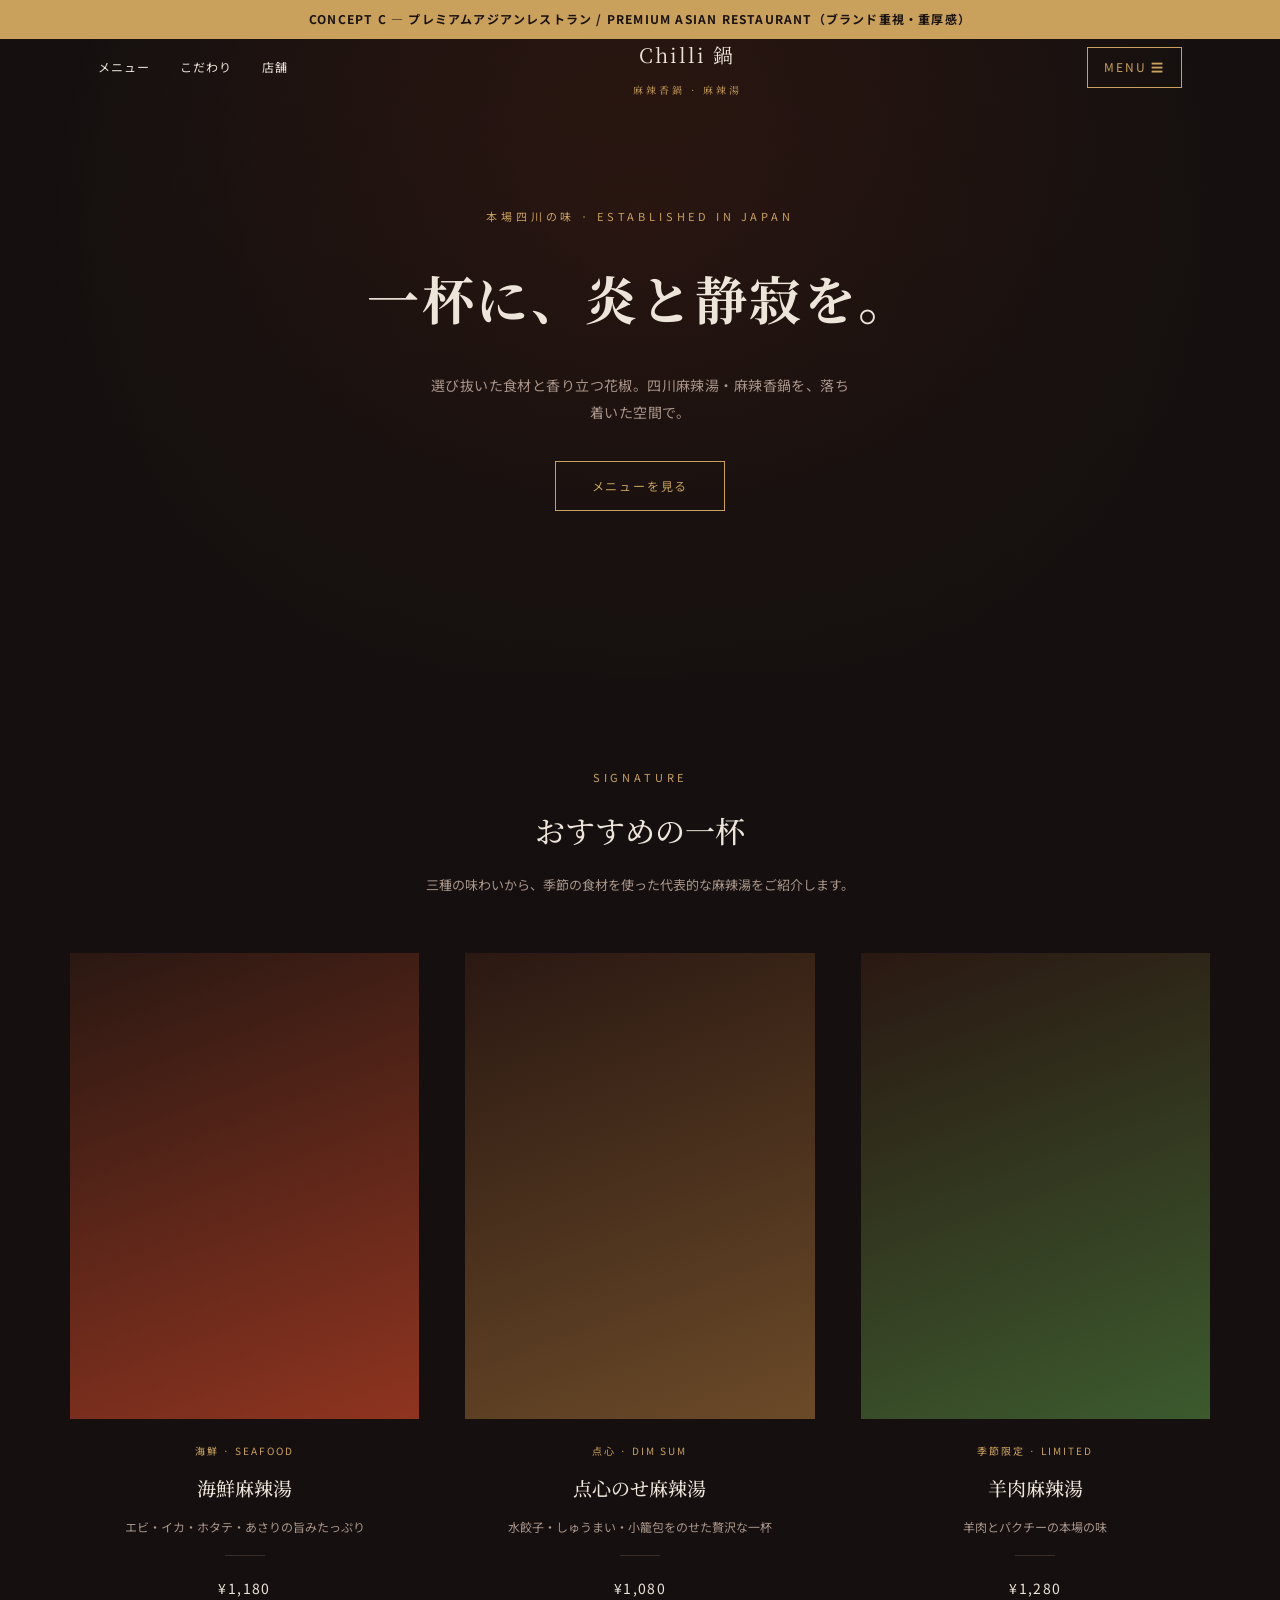
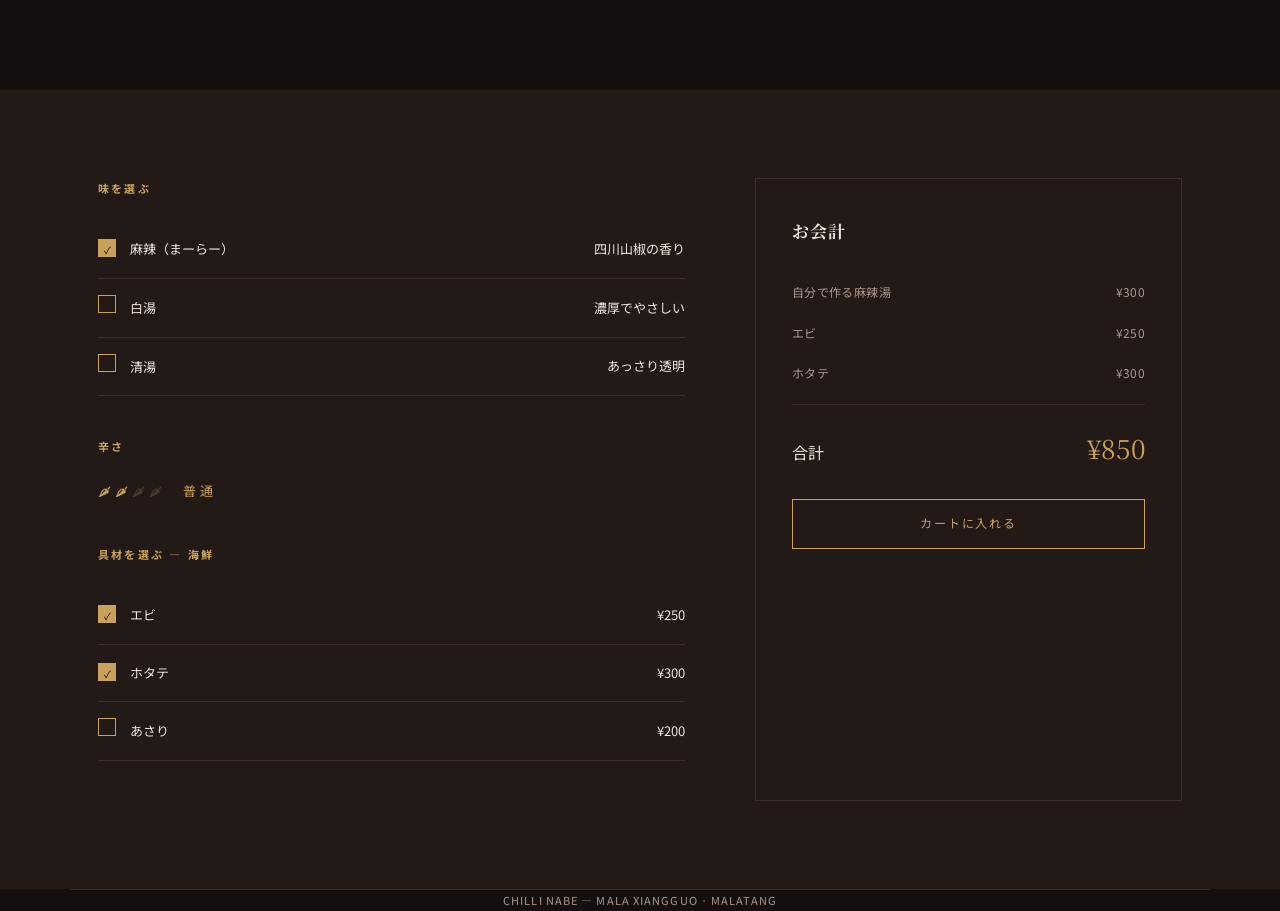
<file: design-concepts/c-premium-asian.html>
<!doctype html>
<html lang="ja">
<head>
<meta charset="utf-8">
<meta name="viewport" content="width=device-width, initial-scale=1">
<title>Concept C — Premium Asian Restaurant | Chilli 鍋</title>
<link rel="preconnect" href="https://fonts.googleapis.com">
<link href="https://fonts.googleapis.com/css2?family=Noto+Serif+JP:wght@500;700&family=Noto+Sans+JP:wght@300;400;500&display=swap" rel="stylesheet">
<style>
:root{
  --bg:#15100F; --surface:#231A18; --surface2:#2B201D;
  --red:#8B1E1E; --gold:#C9A05C; --cream:#EDE4DA; --muted:#A9958A; --line:#3A2E2B;
  --serif:"Noto Serif JP", serif; --sans:"Noto Sans JP", sans-serif;
}
*{box-sizing:border-box} body{margin:0;background:var(--bg);color:var(--cream);font-family:var(--sans);line-height:1.9}
.wrap{max-width:1140px;margin:0 auto;padding:0 28px}
.concept-tag{background:var(--gold);color:#1A1210;text-align:center;font-size:12px;letter-spacing:.1em;padding:8px;font-weight:700}
img,.ph{display:block;width:100%}

header{position:absolute;top:36px;left:0;right:0;z-index:10}
.hrow{display:flex;align-items:center;justify-content:space-between}
.logo{font-family:var(--serif);font-size:20px;letter-spacing:.1em;color:var(--cream);text-align:center}
.logo small{display:block;font-size:10px;letter-spacing:.3em;color:var(--gold);margin-top:6px}
.nav{display:flex;gap:30px;font-size:12px;letter-spacing:.08em;color:var(--cream)}
.hamburger{font-size:12px;letter-spacing:.15em;border:1px solid var(--gold);color:var(--gold);padding:8px 16px}

.hero{position:relative;height:640px;display:flex;align-items:center;justify-content:center;text-align:center;overflow:hidden}
.hero .ph{position:absolute;inset:0;background:radial-gradient(circle at 50% 30%,#3a1a12,#15100F 75%)}
.hero .ph::after{content:"";position:absolute;inset:0;background:linear-gradient(180deg,rgba(21,16,15,.3),rgba(21,16,15,.9))}
.hero-content{position:relative;z-index:2}
.hero .eyebrow{font-size:11px;letter-spacing:.35em;color:var(--gold);margin-bottom:22px}
.hero h1{font-family:var(--serif);font-size:52px;font-weight:700;margin:0 0 24px;letter-spacing:.05em}
.hero p{max-width:30em;margin:0 auto 36px;color:var(--muted);font-size:14px;letter-spacing:.03em}
.btn-gold{display:inline-flex;align-items:center;gap:10px;height:50px;padding:0 36px;border:1px solid var(--gold);color:var(--gold);font-size:12px;letter-spacing:.15em;text-decoration:none}
.btn-gold:hover{background:var(--gold);color:#1A1210}

.section{padding:88px 0}
.section-head{text-align:center;margin-bottom:56px}
.section-head .eyebrow{font-size:11px;letter-spacing:.35em;color:var(--gold);margin-bottom:14px}
.section-head h2{font-family:var(--serif);font-size:30px;margin:0;font-weight:500}
.section-head p{color:var(--muted);font-size:13px;max-width:34em;margin:14px auto 0}

.grid3{display:grid;grid-template-columns:repeat(3,1fr);gap:46px}
.card{text-align:center}
.card .ph{aspect-ratio:3/4;margin-bottom:22px}
.card .cat{font-size:10px;letter-spacing:.2em;color:var(--gold);margin-bottom:10px}
.card h4{font-family:var(--serif);font-size:19px;margin:0 0 10px;font-weight:500}
.card .desc{font-size:12px;color:var(--muted);margin:0 0 16px}
.hairline{border:0;border-top:1px solid var(--line);width:40px;margin:0 auto 16px}
.price{font-size:14px;letter-spacing:.1em;color:var(--cream)}

.cz{background:var(--surface);padding:88px 0}
.cz-grid{display:grid;grid-template-columns:1.1fr .8fr;gap:70px}
.cz h3.label{font-size:11px;letter-spacing:.2em;color:var(--gold);margin:0 0 22px;text-transform:uppercase}
.cz section{margin-bottom:40px}
.ing-list{list-style:none;margin:0;padding:0}
.ing-list li{display:flex;align-items:center;justify-content:space-between;padding:16px 0;border-bottom:1px solid var(--line);font-size:13px}
.gold-check{width:18px;height:18px;border:1px solid var(--gold);display:inline-grid;place-items:center;margin-right:14px;font-size:10px;color:var(--gold)}
.gold-check.on{background:var(--gold);color:#1A1210}
.chili-glyphs{letter-spacing:4px;color:var(--gold);font-size:13px}
.chili-glyphs .dim{opacity:.25}
.summary{border:1px solid var(--line);padding:36px;position:sticky;top:90px}
.summary h3{font-family:var(--serif);font-size:17px;margin:0 0 24px;letter-spacing:.05em}
.line-item{display:flex;justify-content:space-between;font-size:12px;padding:9px 0;color:var(--muted);letter-spacing:.03em}
.total{display:flex;justify-content:space-between;align-items:baseline;border-top:1px solid var(--line);padding-top:18px;margin-top:10px;margin-bottom:26px}
.total .amt{font-family:var(--serif);font-size:26px;color:var(--gold)}

footer{padding:50px 0;text-align:center;font-size:11px;letter-spacing:.1em;color:var(--muted);border-top:1px solid var(--line)}
@media(max-width:900px){.grid3{grid-template-columns:1fr}.cz-grid{grid-template-columns:1fr}.nav{display:none}.hero h1{font-size:36px}}
</style>
</head>
<body>
<div class="concept-tag">CONCEPT C — プレミアムアジアンレストラン / PREMIUM ASIAN RESTAURANT（ブランド重視・重厚感）</div>

<header>
  <div class="wrap hrow">
    <nav class="nav"><a href="#" style="color:inherit;text-decoration:none">メニュー</a><a href="#" style="color:inherit;text-decoration:none">こだわり</a><a href="#" style="color:inherit;text-decoration:none">店舗</a></nav>
    <div class="logo">Chilli 鍋<small>麻辣香鍋 · 麻辣湯</small></div>
    <div class="hamburger">MENU ☰</div>
  </div>
</header>

<section class="hero">
  <div class="ph"></div>
  <div class="hero-content">
    <div class="eyebrow">本場四川の味 · ESTABLISHED IN JAPAN</div>
    <h1>一杯に、炎と静寂を。</h1>
    <p>選び抜いた食材と香り立つ花椒。四川麻辣湯・麻辣香鍋を、落ち着いた空間で。</p>
    <a class="btn-gold" href="#menu">メニューを見る</a>
  </div>
</section>

<section class="section wrap" id="menu">
  <div class="section-head">
    <div class="eyebrow">SIGNATURE</div>
    <h2>おすすめの一杯</h2>
    <p>三種の味わいから、季節の食材を使った代表的な麻辣湯をご紹介します。</p>
  </div>
  <div class="grid3">
    <div class="card">
      <div class="ph" style="background:linear-gradient(160deg,#2a1812,#8f3420)"></div>
      <div class="cat">海鮮 · SEAFOOD</div>
      <h4>海鮮麻辣湯</h4>
      <p class="desc">エビ・イカ・ホタテ・あさりの旨みたっぷり</p>
      <hr class="hairline"><span class="price">¥1,180</span>
    </div>
    <div class="card">
      <div class="ph" style="background:linear-gradient(160deg,#2a1812,#6b4a28)"></div>
      <div class="cat">点心 · DIM SUM</div>
      <h4>点心のせ麻辣湯</h4>
      <p class="desc">水餃子・しゅうまい・小籠包をのせた贅沢な一杯</p>
      <hr class="hairline"><span class="price">¥1,080</span>
    </div>
    <div class="card">
      <div class="ph" style="background:linear-gradient(160deg,#2a1812,#3c5a2e)"></div>
      <div class="cat">季節限定 · LIMITED</div>
      <h4>羊肉麻辣湯</h4>
      <p class="desc">羊肉とパクチーの本場の味</p>
      <hr class="hairline"><span class="price">¥1,280</span>
    </div>
  </div>
</section>

<section class="cz" id="customize">
  <div class="wrap cz-grid">
    <div>
      <section>
        <h3 class="label">味を選ぶ</h3>
        <ul class="ing-list">
          <li><span><span class="gold-check on">✓</span>麻辣（まーらー）</span><span class="muted">四川山椒の香り</span></li>
          <li><span><span class="gold-check"></span>白湯</span><span class="muted">濃厚でやさしい</span></li>
          <li><span><span class="gold-check"></span>清湯</span><span class="muted">あっさり透明</span></li>
        </ul>
      </section>
      <section>
        <h3 class="label">辛さ</h3>
        <div class="chili-glyphs">🌶🌶<span class="dim">🌶🌶</span>　普通</div>
      </section>
      <section>
        <h3 class="label">具材を選ぶ — 海鮮</h3>
        <ul class="ing-list">
          <li><span><span class="gold-check on">✓</span>エビ</span><span>¥250</span></li>
          <li><span><span class="gold-check on">✓</span>ホタテ</span><span>¥300</span></li>
          <li><span><span class="gold-check"></span>あさり</span><span>¥200</span></li>
        </ul>
      </section>
    </div>
    <aside class="summary">
      <h3>お会計</h3>
      <div class="line-item"><span>自分で作る麻辣湯</span><span>¥300</span></div>
      <div class="line-item"><span>エビ</span><span>¥250</span></div>
      <div class="line-item"><span>ホタテ</span><span>¥300</span></div>
      <div class="total"><span>合計</span><span class="amt">¥850</span></div>
      <a class="btn-gold" style="display:flex;width:100%;justify-content:center" href="#">カートに入れる</a>
    </aside>
  </div>
</section>

<footer class="wrap">CHILLI NABE — MALA XIANGGUO · MALATANG</footer>
</body>
</html>
</file>
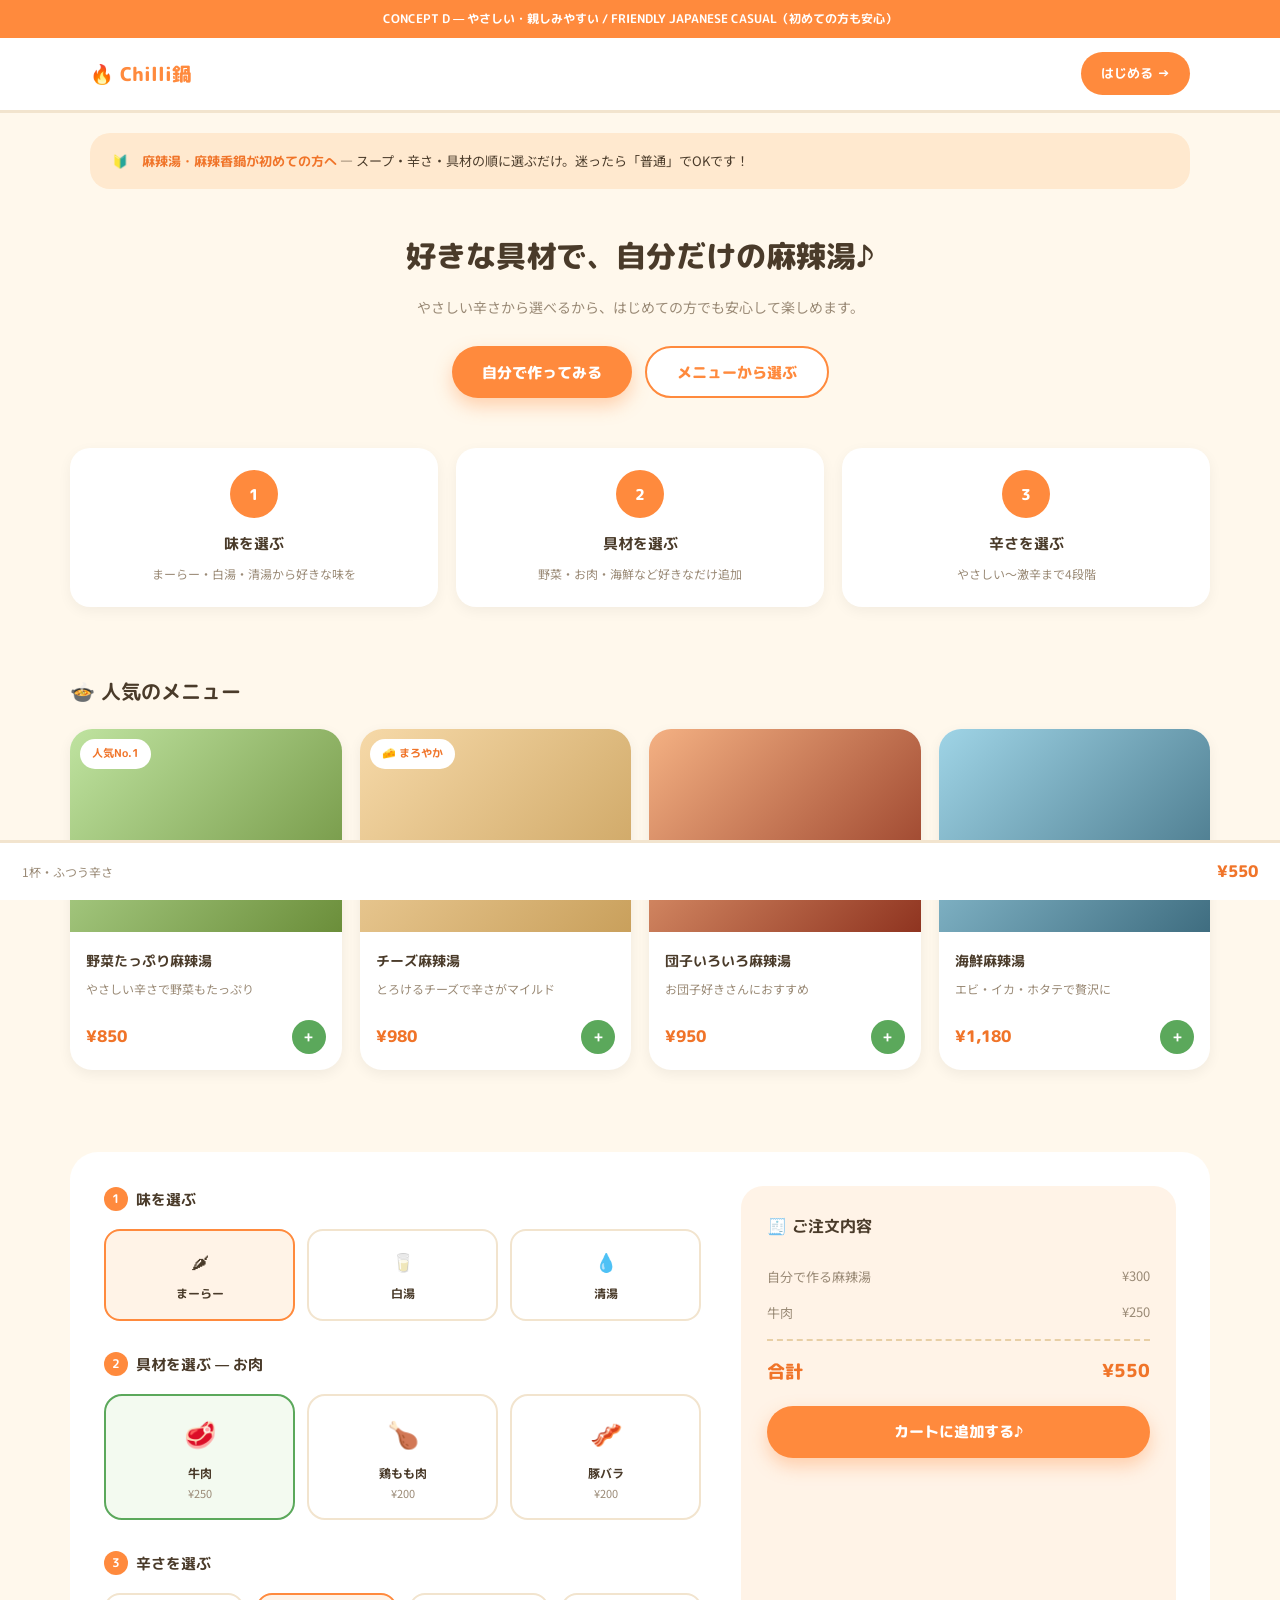
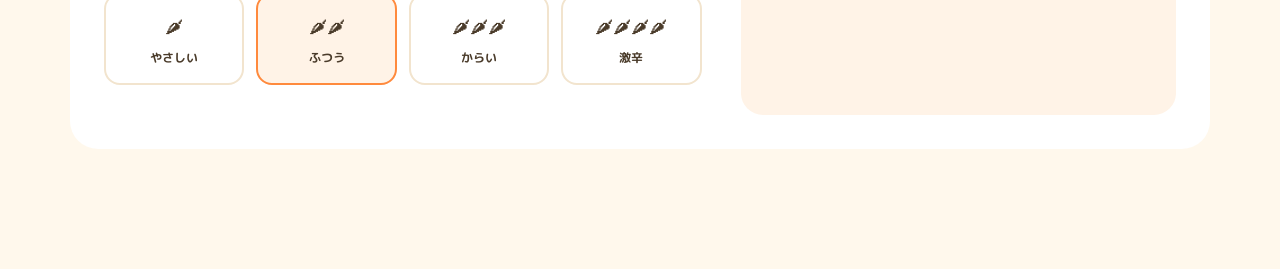
<file: design-concepts/d-friendly-casual.html>
<!doctype html>
<html lang="ja">
<head>
<meta charset="utf-8">
<meta name="viewport" content="width=device-width, initial-scale=1">
<title>Concept D — Friendly Japanese Casual | Chilli 鍋</title>
<link rel="preconnect" href="https://fonts.googleapis.com">
<link href="https://fonts.googleapis.com/css2?family=M+PLUS+Rounded+1c:wght@500;700;800&family=Noto+Sans+JP:wght@400;500;700&display=swap" rel="stylesheet">
<style>
:root{
  --orange:#FF8A3D; --orange-dark:#F07429; --green:#5BA85B;
  --bg:#FFF8EC; --surface:#FFFFFF; --ink:#4A3B2A; --muted:#9A8A76; --line:#F2E4CE;
  --round:"M PLUS Rounded 1c", sans-serif; --sans:"Noto Sans JP", sans-serif;
}
*{box-sizing:border-box} body{margin:0 0 84px;background:var(--bg);color:var(--ink);font-family:var(--sans);font-size:15px;line-height:1.8}
.wrap{max-width:1140px;margin:0 auto;padding:0 20px}
.concept-tag{background:var(--orange);color:#fff;text-align:center;font-size:12px;font-weight:700;padding:8px;font-family:var(--round)}
img,.ph{display:block;width:100%}

header{position:sticky;top:0;background:var(--surface);border-bottom:3px solid var(--line);z-index:10}
.hrow{display:flex;align-items:center;justify-content:space-between;height:72px}
.logo{font-family:var(--round);font-weight:800;font-size:19px;display:flex;align-items:center;gap:8px;color:var(--orange)}
.cta-small{background:var(--orange);color:#fff;font-family:var(--round);font-weight:700;font-size:13px;padding:10px 20px;border-radius:999px;text-decoration:none}

.banner{background:#FFE9CF;border-radius:20px;margin:20px auto 0;padding:16px 22px;display:flex;align-items:center;gap:14px;font-size:13px}
.banner b{font-family:var(--round);color:var(--orange-dark)}

.hero{padding:40px 0 20px;text-align:center}
.hero h1{font-family:var(--round);font-weight:800;font-size:30px;margin:0 0 12px}
.hero p{color:var(--muted);font-size:14px;margin:0 0 26px}
.btn-round{display:inline-flex;align-items:center;gap:8px;height:52px;padding:0 30px;border-radius:999px;background:var(--orange);color:#fff;font-family:var(--round);font-weight:800;font-size:15px;text-decoration:none;box-shadow:0 8px 18px rgba(255,138,61,.35)}
.btn-round.outline{background:#fff;color:var(--orange);border:2px solid var(--orange);box-shadow:none;margin-left:10px}

.guide3{display:grid;grid-template-columns:repeat(3,1fr);gap:18px;padding:30px 0}
.guide3 .step{background:#fff;border-radius:20px;padding:22px;text-align:center;box-shadow:0 4px 14px rgba(0,0,0,.05)}
.guide3 .circle{width:48px;height:48px;border-radius:50%;background:var(--orange);color:#fff;font-family:var(--round);font-weight:800;display:grid;place-items:center;margin:0 auto 12px}
.guide3 h3{font-family:var(--round);font-size:15px;margin:0 0 6px}
.guide3 p{font-size:12px;color:var(--muted);margin:0}

.section{padding:36px 0}
.section h2{font-family:var(--round);font-size:20px;margin:0 0 20px}
.grid4{display:grid;grid-template-columns:repeat(4,1fr);gap:18px}
.card{background:#fff;border-radius:22px;overflow:hidden;box-shadow:0 4px 14px rgba(0,0,0,.06)}
.card .ph{aspect-ratio:4/3;position:relative}
.tag-pastel{position:absolute;top:10px;left:10px;background:#fff;color:var(--orange-dark);font-family:var(--round);font-size:11px;font-weight:700;padding:5px 12px;border-radius:999px}
.card .body{padding:16px}
.card h4{font-family:var(--round);font-size:14px;margin:0 0 4px}
.card .desc{font-size:12px;color:var(--muted);margin:0 0 12px;min-height:30px}
.rowb{display:flex;align-items:center;justify-content:space-between}
.price{font-family:var(--round);font-size:16px;font-weight:800;color:var(--orange-dark)}
.add-round{width:34px;height:34px;border-radius:50%;background:var(--green);color:#fff;display:grid;place-items:center;font-weight:800}

.cz{background:#fff;border-radius:28px;padding:34px;margin-top:10px}
.cz-grid{display:grid;grid-template-columns:1.1fr .8fr;gap:40px}
.cz h3.label{font-family:var(--round);font-size:15px;margin:0 0 16px;display:flex;align-items:center;gap:8px}
.cz h3.label .n{background:var(--orange);color:#fff;width:24px;height:24px;border-radius:50%;display:grid;place-items:center;font-size:12px}
.cz section{margin-bottom:30px}
.ing-tiles{display:grid;grid-template-columns:repeat(3,1fr);gap:12px}
.ing-tile{border:2px solid var(--line);border-radius:18px;padding:14px;text-align:center;position:relative}
.ing-tile.on{border-color:var(--green);background:#F3FAF0}
.ing-tile .emoji{font-size:26px;margin-bottom:6px}
.ing-tile .nm{font-size:12px;font-weight:700}
.ing-tile .pr{font-size:11px;color:var(--muted)}
.spice-guide{display:flex;gap:12px;flex-wrap:wrap}
.spice-card{flex:1;min-width:120px;border:2px solid var(--line);border-radius:16px;padding:14px;text-align:center}
.spice-card.on{border-color:var(--orange);background:#FFF3E7}
.spice-card .flames{font-size:18px}
.spice-card .lbl{font-family:var(--round);font-size:12px;font-weight:700;margin-top:6px}
.summary{background:#FFF3E7;border-radius:22px;padding:26px;position:sticky;top:96px}
.summary h3{font-family:var(--round);font-size:16px;margin:0 0 18px}
.line-item{display:flex;justify-content:space-between;font-size:13px;padding:6px 0;color:var(--muted)}
.total{display:flex;justify-content:space-between;font-family:var(--round);font-weight:800;font-size:18px;border-top:2px dashed #E8CFA5;margin-top:10px;padding-top:14px;margin-bottom:18px;color:var(--orange-dark)}

.bottombar{position:fixed;left:0;right:0;bottom:0;background:#fff;border-top:3px solid var(--line);display:flex;align-items:center;justify-content:space-between;padding:14px 22px;z-index:20}
.bottombar .r{font-family:var(--round);font-weight:800;font-size:16px;color:var(--orange-dark)}
@media(max-width:900px){.grid4{grid-template-columns:repeat(2,1fr)}.cz-grid{grid-template-columns:1fr}.guide3{grid-template-columns:1fr}}
</style>
</head>
<body>
<div class="concept-tag">CONCEPT D — やさしい・親しみやすい / FRIENDLY JAPANESE CASUAL（初めての方も安心）</div>

<header>
  <div class="wrap hrow">
    <div class="logo">🔥 Chilli鍋</div>
    <a class="cta-small" href="#customize">はじめる →</a>
  </div>
</header>

<div class="wrap">
  <div class="banner">🔰 <span><b>麻辣湯・麻辣香鍋が初めての方へ</b> — スープ・辛さ・具材の順に選ぶだけ。迷ったら「普通」でOKです！</span></div>
</div>

<section class="hero wrap">
  <h1>好きな具材で、自分だけの麻辣湯♪</h1>
  <p>やさしい辛さから選べるから、はじめての方でも安心して楽しめます。</p>
  <a class="btn-round" href="#customize">自分で作ってみる</a>
  <a class="btn-round outline" href="#menu">メニューから選ぶ</a>
</section>

<div class="wrap guide3">
  <div class="step"><div class="circle">1</div><h3>味を選ぶ</h3><p>まーらー・白湯・清湯から好きな味を</p></div>
  <div class="step"><div class="circle">2</div><h3>具材を選ぶ</h3><p>野菜・お肉・海鮮など好きなだけ追加</p></div>
  <div class="step"><div class="circle">3</div><h3>辛さを選ぶ</h3><p>やさしい〜激辛まで4段階</p></div>
</div>

<section class="section wrap" id="menu">
  <h2>🍲 人気のメニュー</h2>
  <div class="grid4">
    <div class="card">
      <div class="ph" style="background:linear-gradient(135deg,#bfe3a0,#6b8e3a)"><span class="tag-pastel">人気No.1</span></div>
      <div class="body"><h4>野菜たっぷり麻辣湯</h4><p class="desc">やさしい辛さで野菜もたっぷり</p><div class="rowb"><span class="price">¥850</span><span class="add-round">+</span></div></div>
    </div>
    <div class="card">
      <div class="ph" style="background:linear-gradient(135deg,#f6d9a8,#c9a05c)"><span class="tag-pastel">🧀 まろやか</span></div>
      <div class="body"><h4>チーズ麻辣湯</h4><p class="desc">とろけるチーズで辛さがマイルド</p><div class="rowb"><span class="price">¥980</span><span class="add-round">+</span></div></div>
    </div>
    <div class="card">
      <div class="ph" style="background:linear-gradient(135deg,#f4b183,#8f3420)"></div>
      <div class="body"><h4>団子いろいろ麻辣湯</h4><p class="desc">お団子好きさんにおすすめ</p><div class="rowb"><span class="price">¥950</span><span class="add-round">+</span></div></div>
    </div>
    <div class="card">
      <div class="ph" style="background:linear-gradient(135deg,#9fd4e6,#3f6d80)"></div>
      <div class="body"><h4>海鮮麻辣湯</h4><p class="desc">エビ・イカ・ホタテで贅沢に</p><div class="rowb"><span class="price">¥1,180</span><span class="add-round">+</span></div></div>
    </div>
  </div>
</section>

<section class="section wrap" id="customize">
  <div class="cz">
    <div class="cz-grid">
      <div>
        <section>
          <h3 class="label"><span class="n">1</span>味を選ぶ</h3>
          <div class="spice-guide">
            <div class="spice-card on"><div class="flames">🌶</div><div class="lbl">まーらー</div></div>
            <div class="spice-card"><div class="flames">🥛</div><div class="lbl">白湯</div></div>
            <div class="spice-card"><div class="flames">💧</div><div class="lbl">清湯</div></div>
          </div>
        </section>
        <section>
          <h3 class="label"><span class="n">2</span>具材を選ぶ — お肉</h3>
          <div class="ing-tiles">
            <div class="ing-tile on"><div class="emoji">🥩</div><div class="nm">牛肉</div><div class="pr">¥250</div></div>
            <div class="ing-tile"><div class="emoji">🍗</div><div class="nm">鶏もも肉</div><div class="pr">¥200</div></div>
            <div class="ing-tile"><div class="emoji">🥓</div><div class="nm">豚バラ</div><div class="pr">¥200</div></div>
          </div>
        </section>
        <section>
          <h3 class="label"><span class="n">3</span>辛さを選ぶ</h3>
          <div class="spice-guide">
            <div class="spice-card"><div class="flames">🌶</div><div class="lbl">やさしい</div></div>
            <div class="spice-card on"><div class="flames">🌶🌶</div><div class="lbl">ふつう</div></div>
            <div class="spice-card"><div class="flames">🌶🌶🌶</div><div class="lbl">からい</div></div>
            <div class="spice-card"><div class="flames">🌶🌶🌶🌶</div><div class="lbl">激辛</div></div>
          </div>
        </section>
      </div>
      <aside class="summary">
        <h3>🧾 ご注文内容</h3>
        <div class="line-item"><span>自分で作る麻辣湯</span><span>¥300</span></div>
        <div class="line-item"><span>牛肉</span><span>¥250</span></div>
        <div class="total"><span>合計</span><span>¥550</span></div>
        <a class="btn-round" style="width:100%;justify-content:center" href="#">カートに追加する♪</a>
      </aside>
    </div>
  </div>
</section>

<div class="bottombar">
  <span class="muted" style="color:var(--muted);font-size:12px">1杯・ふつう辛さ</span>
  <span class="r">¥550</span>
</div>
</body>
</html>
</file>
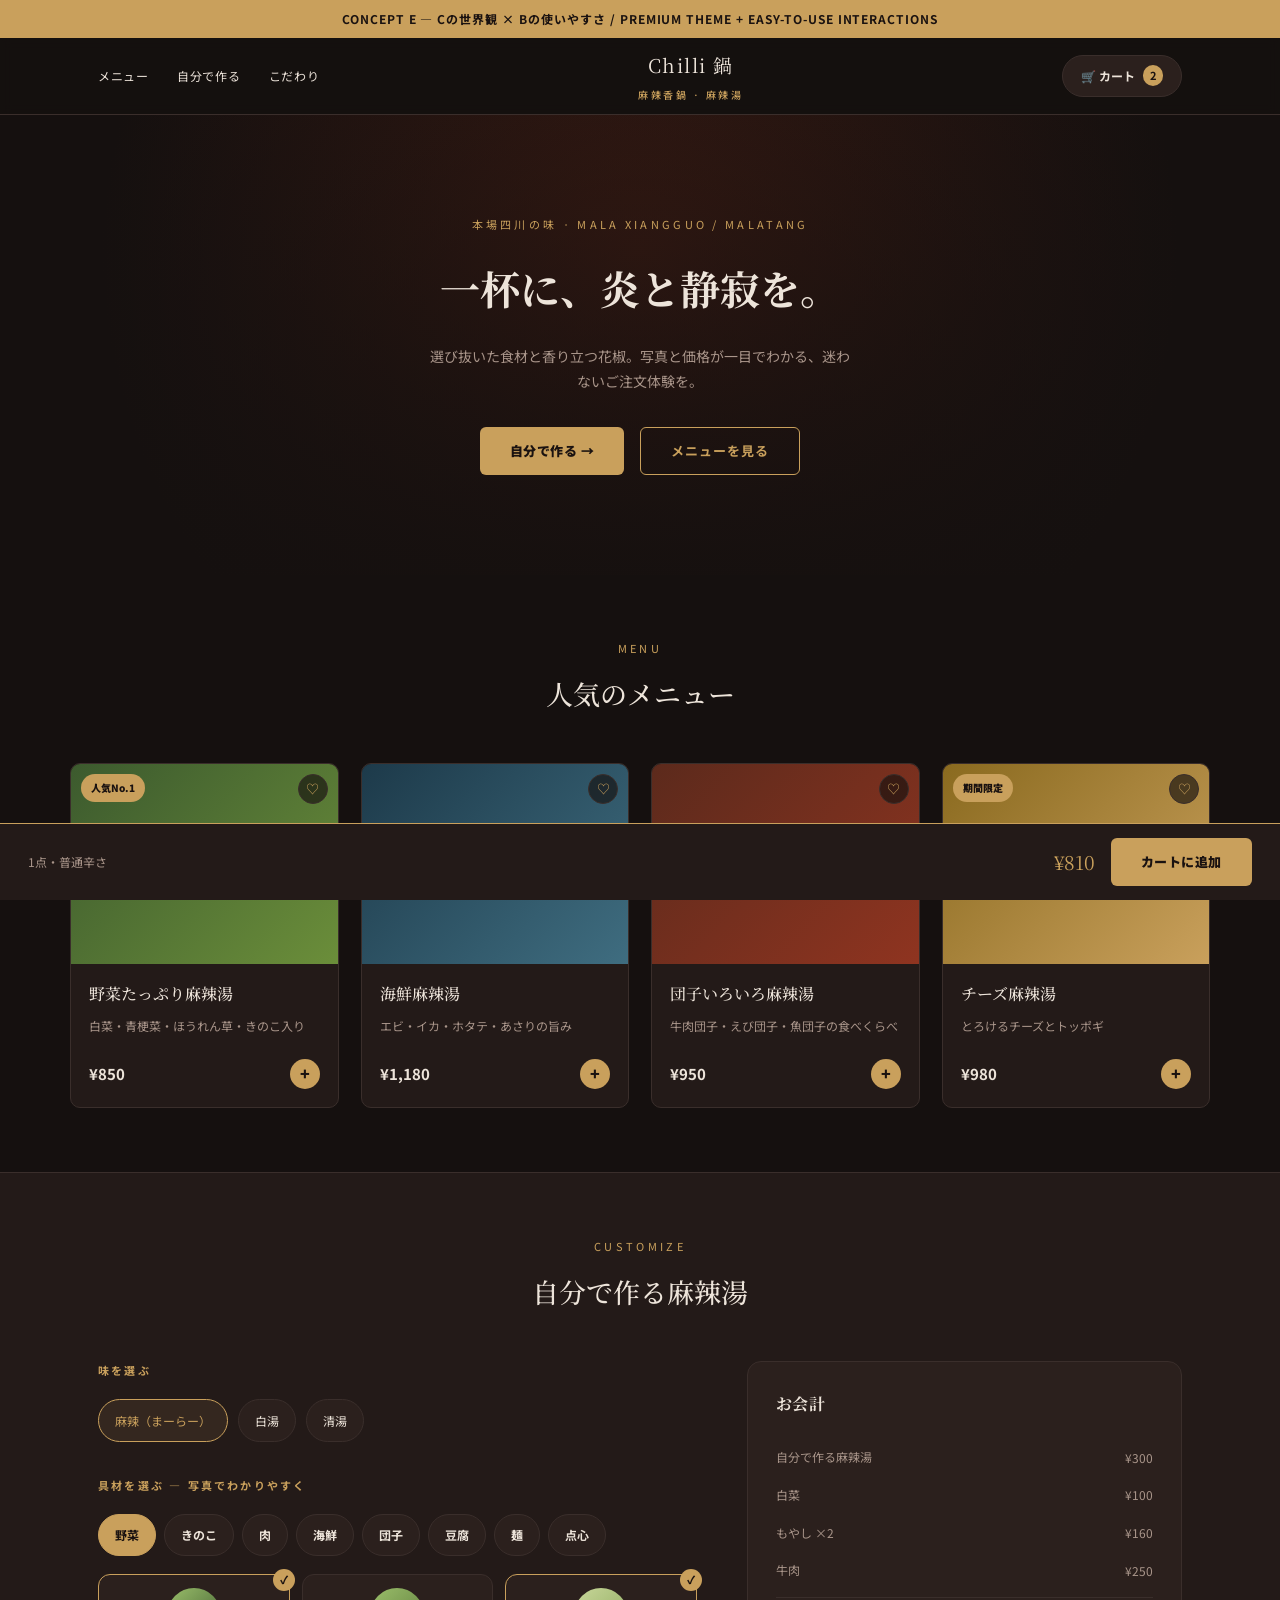
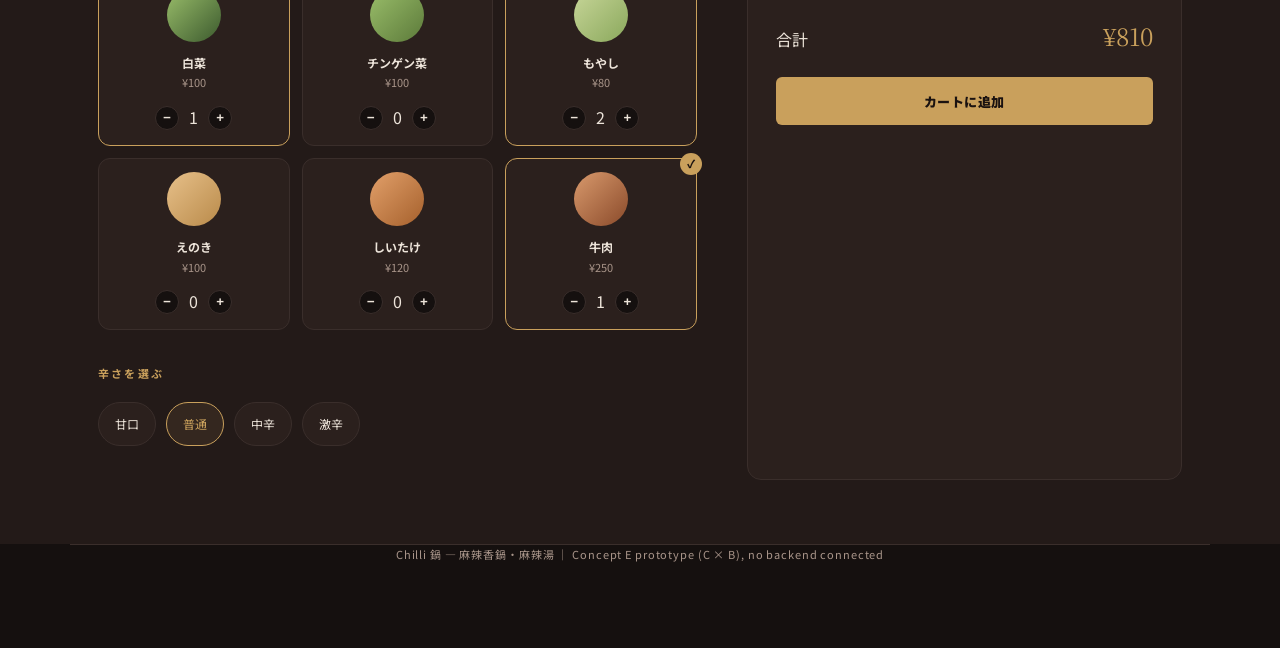
<file: design-concepts/e-premium-easy.html>
<!doctype html>
<html lang="ja">
<head>
<meta charset="utf-8">
<meta name="viewport" content="width=device-width, initial-scale=1">
<title>Concept E — Premium × Easy (C base + B usability) | Chilli 鍋</title>
<link rel="preconnect" href="https://fonts.googleapis.com">
<link href="https://fonts.googleapis.com/css2?family=Noto+Serif+JP:wght@500;700&family=Noto+Sans+JP:wght@400;500;700;900&display=swap" rel="stylesheet">
<style>
:root{
  --bg:#15100F; --surface:#231A18; --surface2:#2B201D;
  --red:#8B1E1E; --red-bright:#C8261B; --gold:#C9A05C; --gold-dark:#A9833F;
  --cream:#EDE4DA; --muted:#A9958A; --line:#3A2E2B; --green:#6E9B5C;
  --serif:"Noto Serif JP", serif; --sans:"Noto Sans JP", sans-serif;
}
*{box-sizing:border-box} body{margin:0 0 84px;background:var(--bg);color:var(--cream);font-family:var(--sans);line-height:1.8}
.wrap{max-width:1140px;margin:0 auto;padding:0 28px}
.concept-tag{background:var(--gold);color:#1A1210;text-align:center;font-size:12px;letter-spacing:.08em;padding:8px;font-weight:700}
img,.ph{display:block;width:100%}

/* header: C's dark/gold identity, but solid (not transparent) + visible cart, like B's usability */
header{position:sticky;top:0;background:rgba(21,16,15,.94);backdrop-filter:blur(6px);border-bottom:1px solid var(--line);z-index:10}
.hrow{display:flex;align-items:center;justify-content:space-between;height:76px}
.nav{display:flex;gap:28px;font-size:12px;letter-spacing:.06em;color:var(--cream)}
.nav a{color:inherit;text-decoration:none}
.logo{font-family:var(--serif);font-size:19px;letter-spacing:.08em;text-align:center}
.logo small{display:block;font-size:10px;letter-spacing:.25em;color:var(--gold);margin-top:4px;font-family:var(--sans);font-weight:500}
.cart-btn{display:flex;align-items:center;gap:8px;background:var(--surface2);border:1px solid var(--line);color:var(--cream);border-radius:999px;height:42px;padding:0 18px;font-size:12px;font-weight:700}
.cart-btn b{background:var(--gold);color:#1A1210;border-radius:999px;padding:1px 7px;font-size:11px}

/* hero: C's cinematic mood */
.hero{position:relative;height:460px;display:flex;align-items:center;justify-content:center;text-align:center;overflow:hidden}
.hero .ph{position:absolute;inset:0;background:radial-gradient(circle at 50% 30%,#3a1a12,#15100F 75%)}
.hero .ph::after{content:"";position:absolute;inset:0;background:linear-gradient(180deg,rgba(21,16,15,.2),rgba(21,16,15,.92))}
.hero-content{position:relative;z-index:2}
.hero .eyebrow{font-size:11px;letter-spacing:.3em;color:var(--gold);margin-bottom:18px}
.hero h1{font-family:var(--serif);font-size:40px;font-weight:700;margin:0 0 20px}
.hero p{max-width:30em;margin:0 auto 32px;color:var(--muted);font-size:14px}
.btn-gold-outline{display:inline-flex;align-items:center;gap:10px;height:48px;padding:0 30px;border-radius:6px;border:1px solid var(--gold);color:var(--gold);font-size:13px;letter-spacing:.08em;text-decoration:none;font-weight:700}
.btn-gold-outline:hover{background:var(--gold);color:#1A1210}
/* filled gold CTA for the single most important action — B's "always-visible strong CTA" usability idea, kept inside C's palette */
.btn-gold-fill{display:inline-flex;align-items:center;gap:10px;height:48px;padding:0 30px;border-radius:6px;border:0;background:var(--gold);color:#1A1210;font-size:13px;letter-spacing:.04em;text-decoration:none;font-weight:900}
.btn-gold-fill:hover{background:#DDB46E}

/* menu: C's editorial cards + B's at-a-glance usability (badge, heart, quick add) */
.section{padding:64px 0}
.section-head{text-align:center;margin-bottom:44px}
.section-head .eyebrow{font-size:11px;letter-spacing:.3em;color:var(--gold);margin-bottom:12px}
.section-head h2{font-family:var(--serif);font-size:27px;margin:0;font-weight:500}
.grid4{display:grid;grid-template-columns:repeat(4,1fr);gap:22px}
.card{background:var(--surface);border:1px solid var(--line);border-radius:10px;overflow:hidden}
.card .ph{aspect-ratio:4/3;position:relative}
.ribbon{position:absolute;top:10px;left:10px;background:var(--gold);color:#1A1210;font-size:10px;font-weight:900;padding:5px 10px;border-radius:999px}
.heart{position:absolute;top:10px;right:10px;width:30px;height:30px;border-radius:50%;background:rgba(21,16,15,.65);border:1px solid var(--line);display:grid;place-items:center;font-size:13px;color:var(--gold)}
.card .body{padding:16px 18px 18px}
.card h4{font-family:var(--serif);font-size:16px;margin:0 0 6px;font-weight:500}
.card .desc{font-size:12px;color:var(--muted);margin:0 0 14px;min-height:30px}
.rowb{display:flex;align-items:center;justify-content:space-between}
.price{font-size:15px;font-weight:700;color:var(--cream);font-variant-numeric:tabular-nums}
.add-circle{width:30px;height:30px;border-radius:50%;background:var(--gold);color:#1A1210;display:grid;place-items:center;font-weight:900}

/* customize: B's tile usability, recolored into C's dark/gold identity */
.cz{background:var(--surface);padding:64px 0;border-top:1px solid var(--line)}
.cz-grid{display:grid;grid-template-columns:1.1fr .8fr;gap:50px}
.cz h3.label{font-size:11px;letter-spacing:.2em;color:var(--gold);margin:0 0 18px;text-transform:uppercase}
.cz section{margin-bottom:34px}
.cat-chips{display:flex;gap:8px;overflow-x:auto;margin-bottom:18px}
.cat-chip{flex:0 0 auto;padding:9px 16px;border-radius:999px;font-size:12px;font-weight:700;background:var(--surface2);border:1px solid var(--line);color:var(--cream)}
.cat-chip.on{background:var(--gold);color:#1A1210;border-color:var(--gold)}
.tile-grid{display:grid;grid-template-columns:repeat(3,1fr);gap:12px}
.tile{background:var(--surface2);border-radius:12px;border:1px solid var(--line);padding:13px;text-align:center;position:relative}
.tile.on{border-color:var(--gold)}
.tile .circle{width:54px;height:54px;border-radius:50%;margin:0 auto 10px}
.tile .nm{font-size:12px;font-weight:700}
.tile .pr{font-size:11px;color:var(--muted);margin-bottom:10px}
.tile .mini-stepper{display:flex;align-items:center;justify-content:center;gap:10px}
.tile .mini-stepper button{width:24px;height:24px;border-radius:50%;background:var(--bg);border:1px solid var(--line);color:var(--cream);font-weight:900}
.tile .check-badge{position:absolute;top:-6px;right:-6px;width:22px;height:22px;background:var(--gold);border-radius:50%;color:#1A1210;font-size:11px;display:grid;place-items:center;font-weight:900}
.spice-row{display:flex;gap:10px;flex-wrap:wrap}
.spice-chip{border:1px solid var(--line);background:var(--surface2);padding:10px 16px;font-size:12px;border-radius:999px;color:var(--cream)}
.spice-chip.on{border-color:var(--gold);color:var(--gold);background:rgba(201,160,92,.1)}

.summary{background:var(--surface2);border:1px solid var(--line);border-radius:14px;padding:28px;position:sticky;top:96px}
.summary h3{font-family:var(--serif);font-size:16px;margin:0 0 20px;letter-spacing:.03em}
.line-item{display:flex;justify-content:space-between;font-size:12px;padding:8px 0;color:var(--muted)}
.total{display:flex;justify-content:space-between;align-items:baseline;border-top:1px solid var(--line);padding-top:16px;margin-top:8px;margin-bottom:20px}
.total .amt{font-family:var(--serif);font-size:24px;color:var(--gold)}

/* sticky bottom bar: B's always-visible price/CTA pattern, restyled in gold-on-dark for contrast */
.bottombar{position:fixed;left:0;right:0;bottom:0;background:var(--surface);border-top:1px solid var(--gold);display:flex;align-items:center;justify-content:space-between;padding:14px 28px;z-index:20}
.bottombar .l{font-size:12px;color:var(--muted)}
.bottombar .r{display:flex;align-items:center;gap:16px}
.bottombar .amt{font-family:var(--serif);font-size:19px;color:var(--gold)}

footer{padding:40px 0;text-align:center;font-size:11px;letter-spacing:.08em;color:var(--muted);border-top:1px solid var(--line)}
@media(max-width:900px){.grid4{grid-template-columns:repeat(2,1fr)}.cz-grid{grid-template-columns:1fr}.nav{display:none}.hero h1{font-size:30px}}
</style>
</head>
<body>
<div class="concept-tag">CONCEPT E — Cの世界観 × Bの使いやすさ / PREMIUM THEME + EASY-TO-USE INTERACTIONS</div>

<header>
  <div class="wrap hrow">
    <nav class="nav"><a href="#menu">メニュー</a><a href="#customize">自分で作る</a><a href="#">こだわり</a></nav>
    <div class="logo">Chilli 鍋<small>麻辣香鍋 · 麻辣湯</small></div>
    <div class="cart-btn">🛒 カート <b>2</b></div>
  </div>
</header>

<section class="hero">
  <div class="ph"></div>
  <div class="hero-content">
    <div class="eyebrow">本場四川の味 · MALA XIANGGUO / MALATANG</div>
    <h1>一杯に、炎と静寂を。</h1>
    <p>選び抜いた食材と香り立つ花椒。写真と価格が一目でわかる、迷わないご注文体験を。</p>
    <a class="btn-gold-fill" href="#customize">自分で作る →</a>
    <a class="btn-gold-outline" href="#menu" style="margin-left:12px">メニューを見る</a>
  </div>
</section>

<section class="section wrap" id="menu">
  <div class="section-head"><div class="eyebrow">MENU</div><h2>人気のメニュー</h2></div>
  <div class="grid4">
    <div class="card">
      <div class="ph" style="background:linear-gradient(135deg,#3c5a2e,#6b8e3a)"><span class="ribbon">人気No.1</span><span class="heart">♡</span></div>
      <div class="body"><h4>野菜たっぷり麻辣湯</h4><p class="desc">白菜・青梗菜・ほうれん草・きのこ入り</p><div class="rowb"><span class="price">¥850</span><span class="add-circle">+</span></div></div>
    </div>
    <div class="card">
      <div class="ph" style="background:linear-gradient(135deg,#1d3a4a,#3f6d80)"><span class="heart">♡</span></div>
      <div class="body"><h4>海鮮麻辣湯</h4><p class="desc">エビ・イカ・ホタテ・あさりの旨み</p><div class="rowb"><span class="price">¥1,180</span><span class="add-circle">+</span></div></div>
    </div>
    <div class="card">
      <div class="ph" style="background:linear-gradient(135deg,#5c2a1c,#8f3420)"><span class="heart">♡</span></div>
      <div class="body"><h4>団子いろいろ麻辣湯</h4><p class="desc">牛肉団子・えび団子・魚団子の食べくらべ</p><div class="rowb"><span class="price">¥950</span><span class="add-circle">+</span></div></div>
    </div>
    <div class="card">
      <div class="ph" style="background:linear-gradient(135deg,#8a6a1f,#c9a05c)"><span class="ribbon">期間限定</span><span class="heart">♡</span></div>
      <div class="body"><h4>チーズ麻辣湯</h4><p class="desc">とろけるチーズとトッポギ</p><div class="rowb"><span class="price">¥980</span><span class="add-circle">+</span></div></div>
    </div>
  </div>
</section>

<section class="cz" id="customize">
  <div class="wrap">
    <div class="section-head"><div class="eyebrow">CUSTOMIZE</div><h2>自分で作る麻辣湯</h2></div>
    <div class="cz-grid">
      <div>
        <section>
          <h3 class="label">味を選ぶ</h3>
          <div class="spice-row"><span class="spice-chip on">麻辣（まーらー）</span><span class="spice-chip">白湯</span><span class="spice-chip">清湯</span></div>
        </section>
        <section>
          <h3 class="label">具材を選ぶ — 写真でわかりやすく</h3>
          <div class="cat-chips">
            <span class="cat-chip on">野菜</span><span class="cat-chip">きのこ</span><span class="cat-chip">肉</span><span class="cat-chip">海鮮</span><span class="cat-chip">団子</span><span class="cat-chip">豆腐</span><span class="cat-chip">麺</span><span class="cat-chip">点心</span>
          </div>
          <div class="tile-grid">
            <div class="tile on"><div class="check-badge">✓</div><div class="circle" style="background:linear-gradient(135deg,#9bbf6b,#3c5a2e)"></div><div class="nm">白菜</div><div class="pr">¥100</div><div class="mini-stepper"><button>−</button><span>1</span><button>+</button></div></div>
            <div class="tile"><div class="circle" style="background:linear-gradient(135deg,#9bbf6b,#5c7a3a)"></div><div class="nm">チンゲン菜</div><div class="pr">¥100</div><div class="mini-stepper"><button>−</button><span>0</span><button>+</button></div></div>
            <div class="tile on"><div class="check-badge">✓</div><div class="circle" style="background:linear-gradient(135deg,#c9d79a,#8aa85c)"></div><div class="nm">もやし</div><div class="pr">¥80</div><div class="mini-stepper"><button>−</button><span>2</span><button>+</button></div></div>
            <div class="tile"><div class="circle" style="background:linear-gradient(135deg,#e7c08a,#b98a4a)"></div><div class="nm">えのき</div><div class="pr">¥100</div><div class="mini-stepper"><button>−</button><span>0</span><button>+</button></div></div>
            <div class="tile"><div class="circle" style="background:linear-gradient(135deg,#e2a06a,#a5602c)"></div><div class="nm">しいたけ</div><div class="pr">¥120</div><div class="mini-stepper"><button>−</button><span>0</span><button>+</button></div></div>
            <div class="tile on"><div class="check-badge">✓</div><div class="circle" style="background:linear-gradient(135deg,#d99a6d,#8a4a2a)"></div><div class="nm">牛肉</div><div class="pr">¥250</div><div class="mini-stepper"><button>−</button><span>1</span><button>+</button></div></div>
          </div>
        </section>
        <section>
          <h3 class="label">辛さを選ぶ</h3>
          <div class="spice-row"><span class="spice-chip">甘口</span><span class="spice-chip on">普通</span><span class="spice-chip">中辛</span><span class="spice-chip">激辛</span></div>
        </section>
      </div>
      <aside class="summary">
        <h3>お会計</h3>
        <div class="line-item"><span>自分で作る麻辣湯</span><span>¥300</span></div>
        <div class="line-item"><span>白菜</span><span>¥100</span></div>
        <div class="line-item"><span>もやし ×2</span><span>¥160</span></div>
        <div class="line-item"><span>牛肉</span><span>¥250</span></div>
        <div class="total"><span>合計</span><span class="amt">¥810</span></div>
        <a class="btn-gold-fill" style="display:flex;width:100%;justify-content:center" href="#">カートに追加</a>
      </aside>
    </div>
  </div>
</section>

<footer class="wrap">Chilli 鍋 — 麻辣香鍋・麻辣湯 ｜ Concept E prototype (C × B), no backend connected</footer>

<div class="bottombar">
  <span class="l">1点・普通辛さ</span>
  <div class="r"><span class="amt">¥810</span><a class="btn-gold-fill" href="#">カートに追加</a></div>
</div>
</body>
</html>
</file>
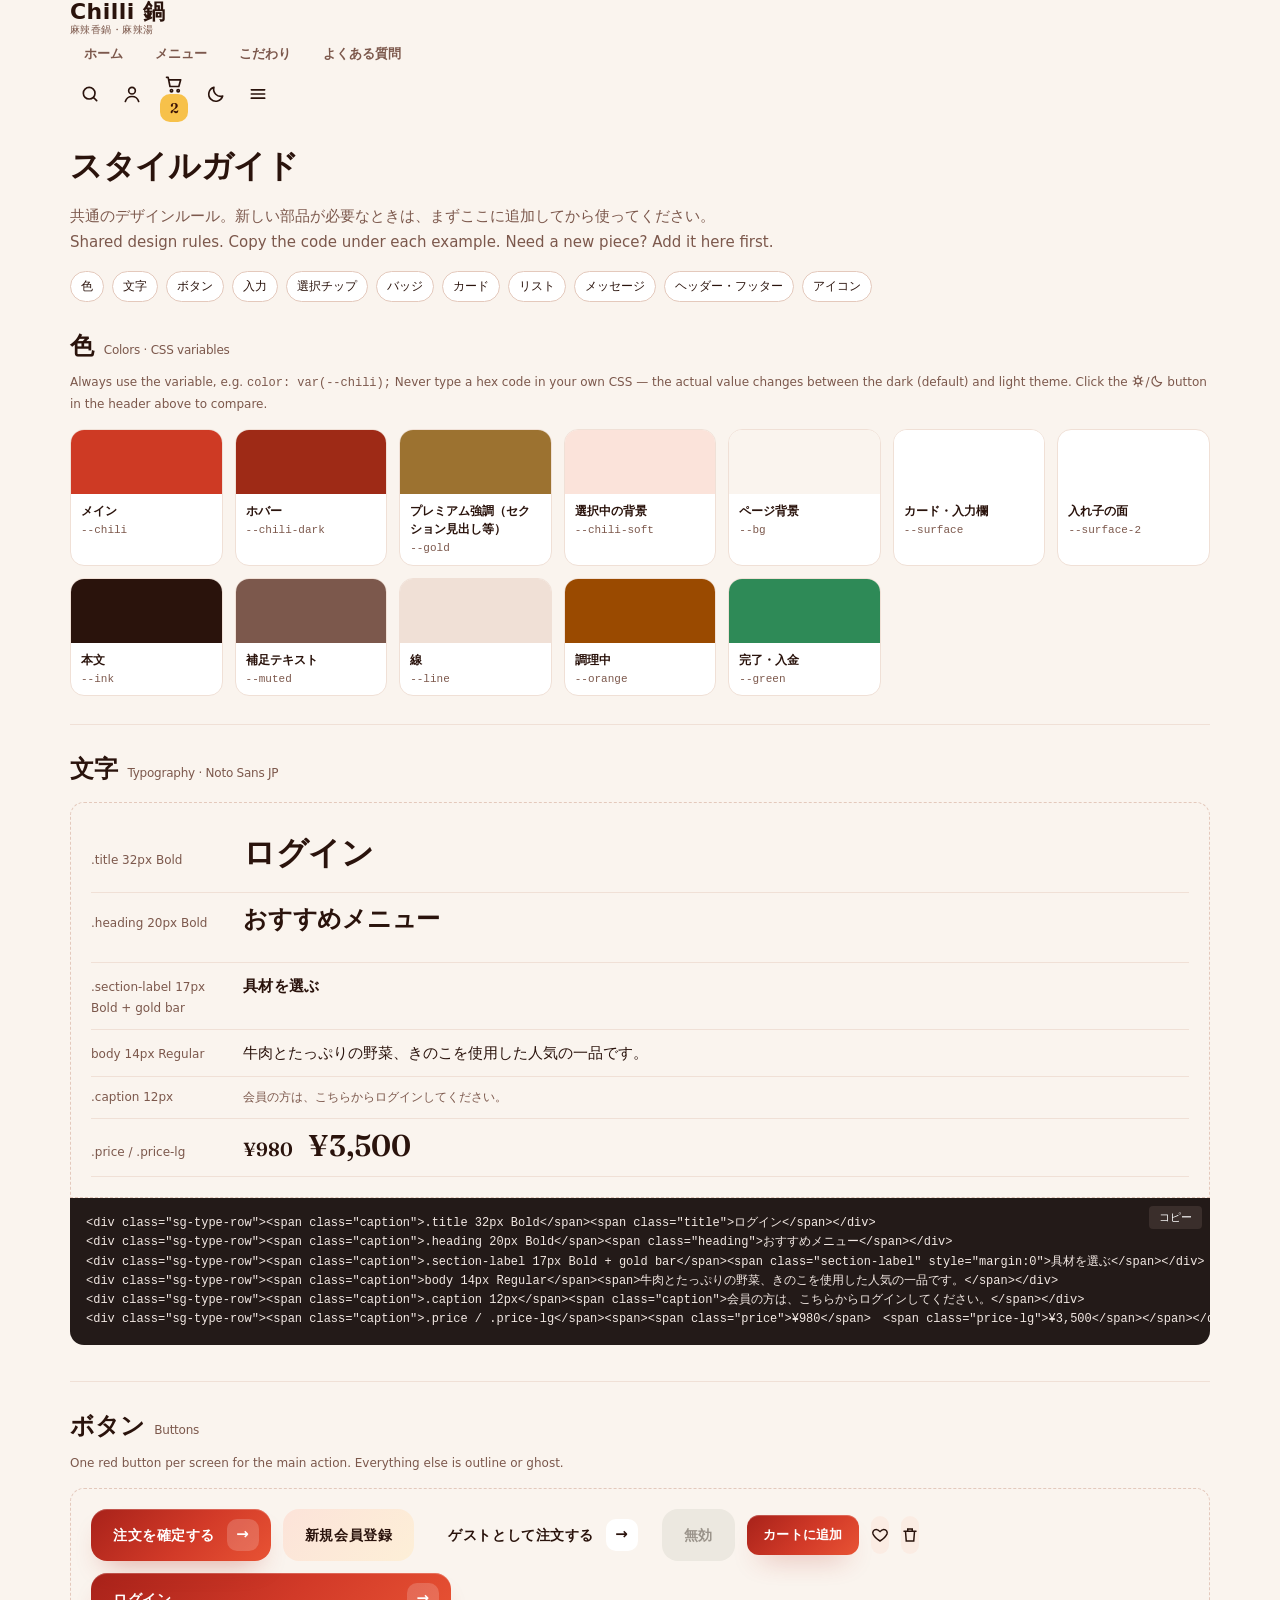
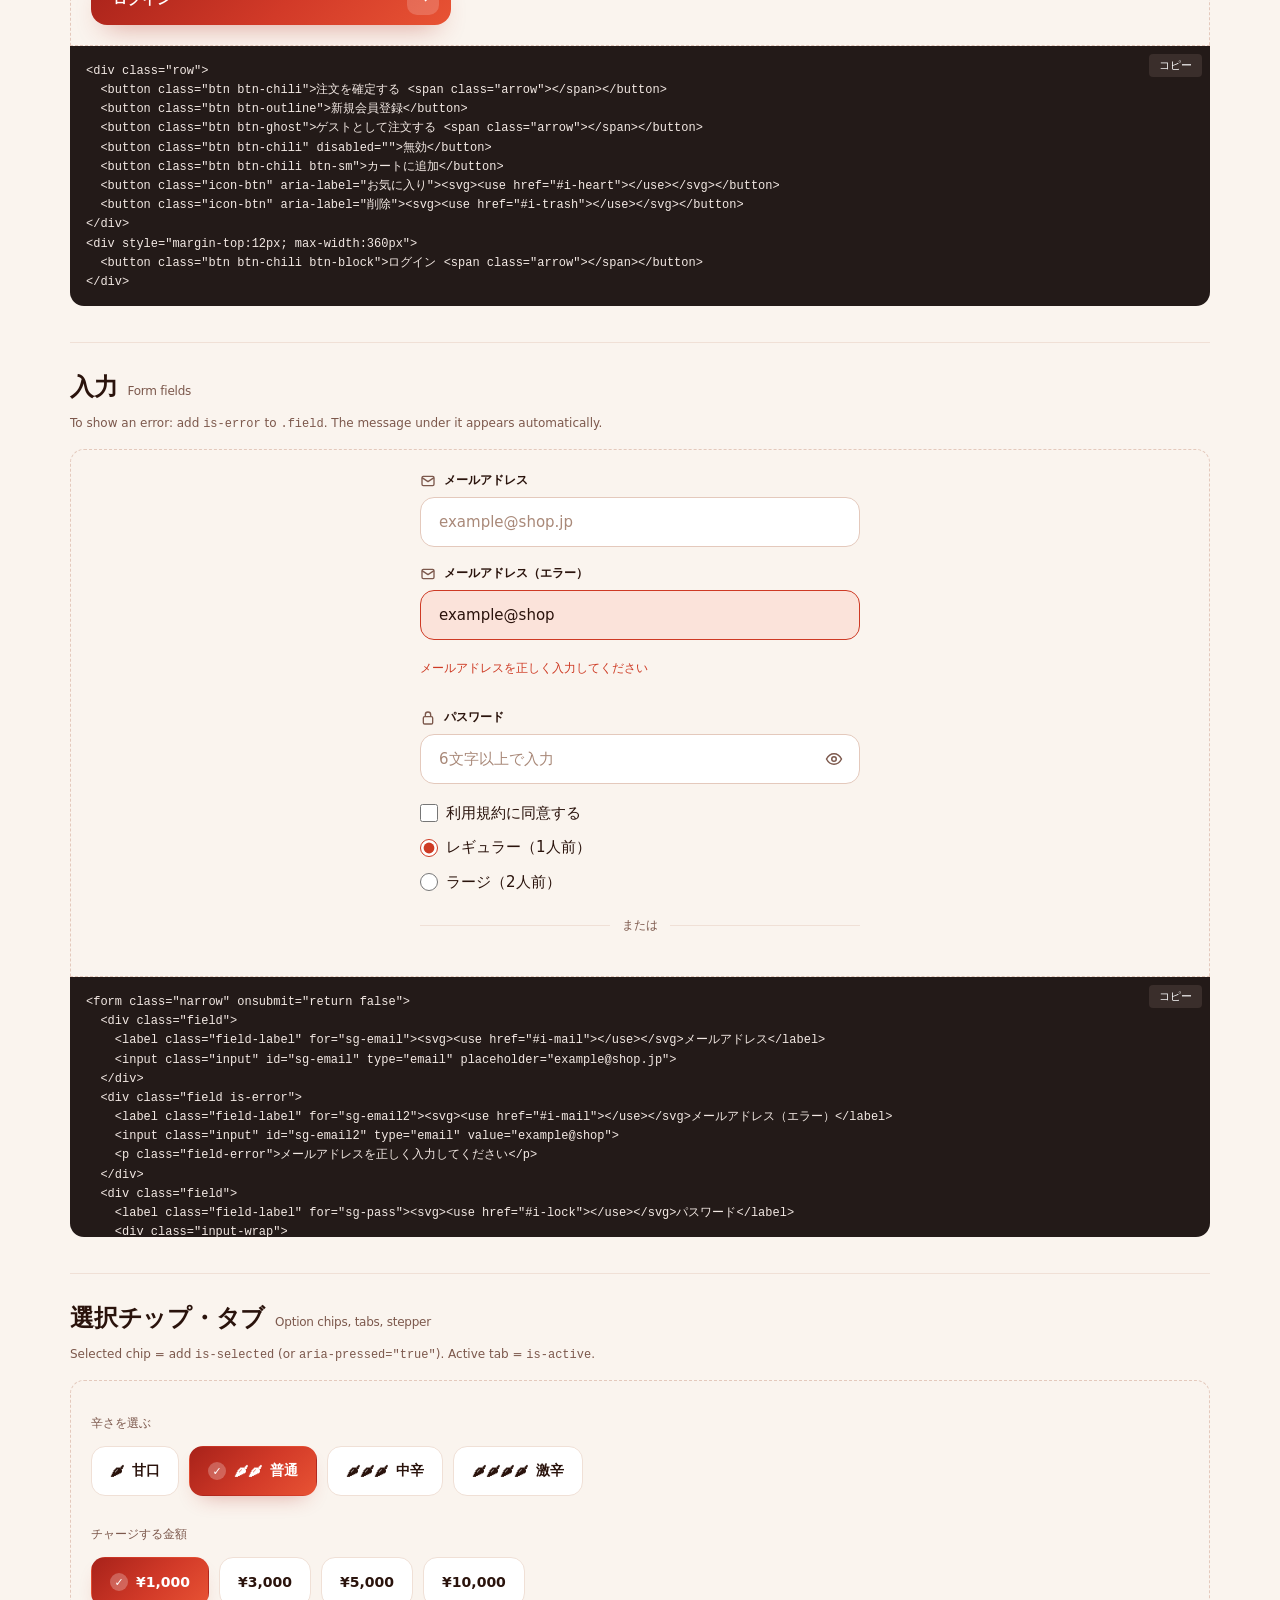
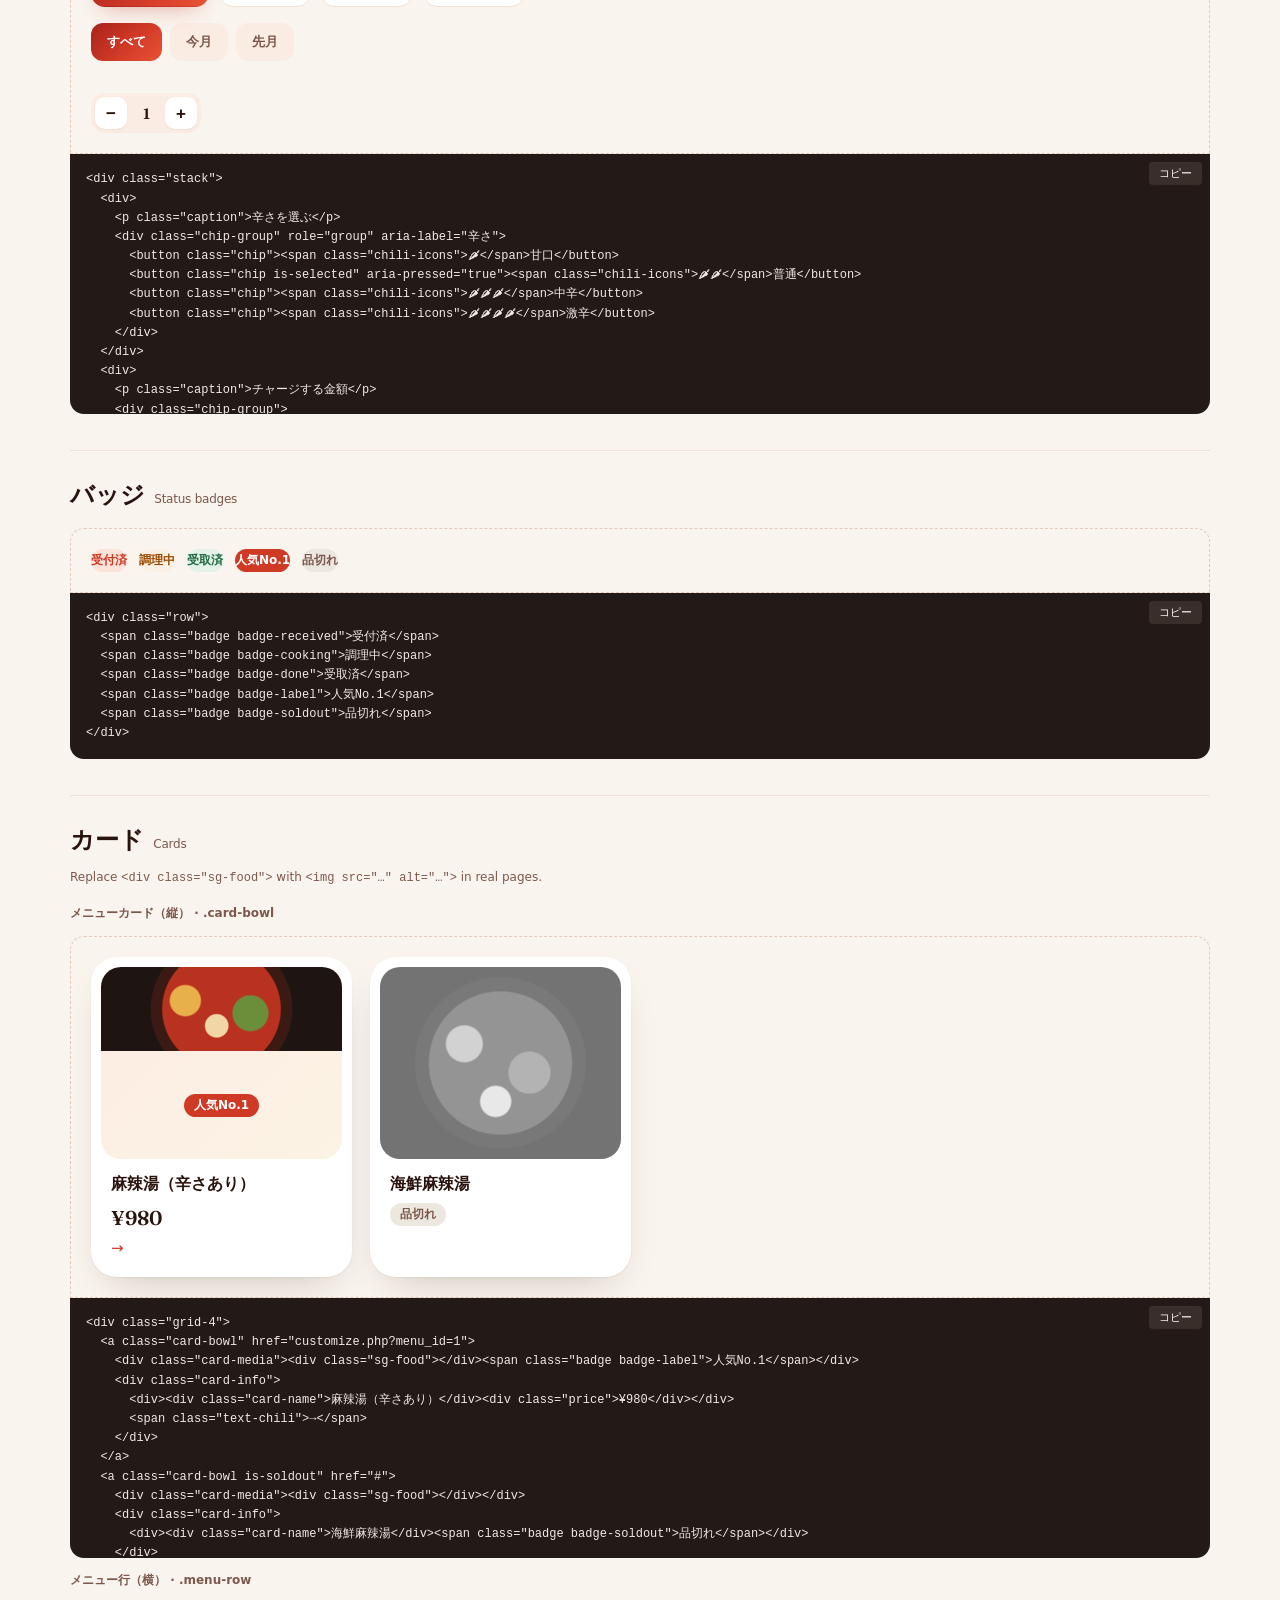
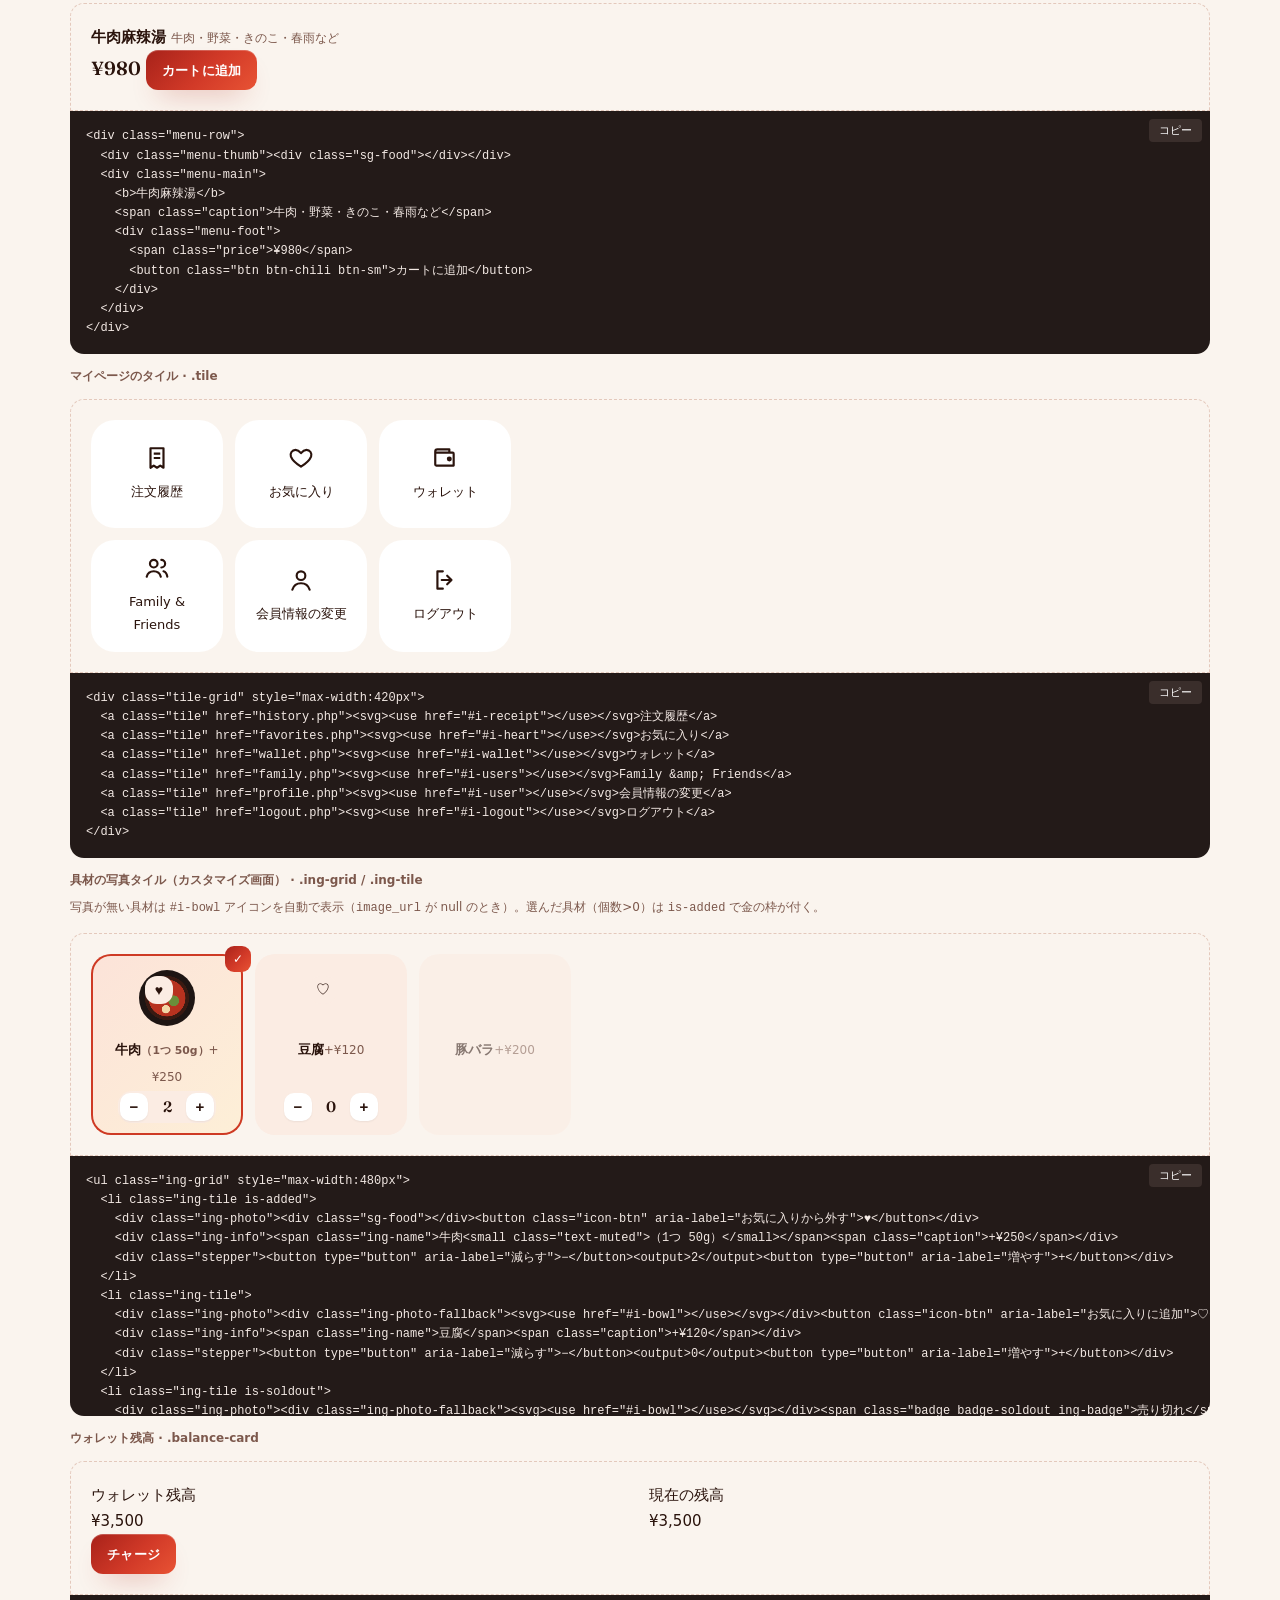
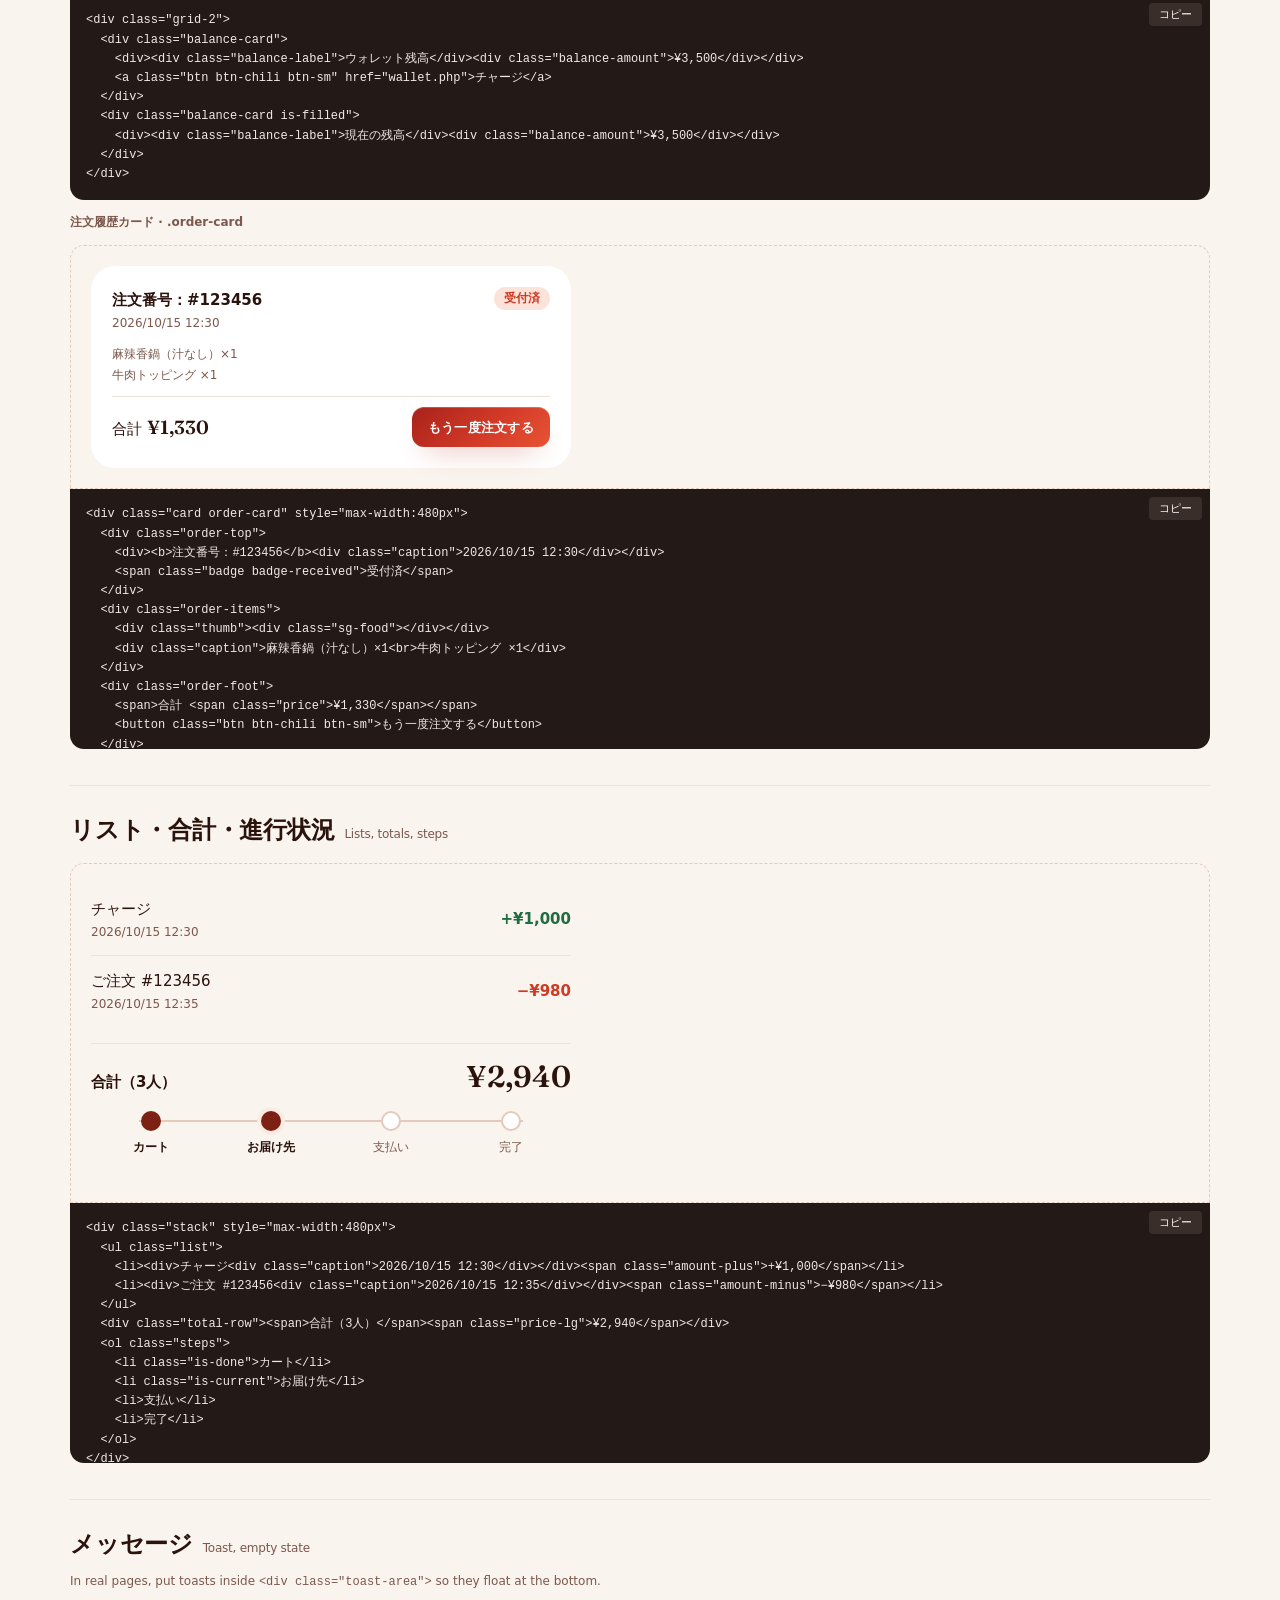
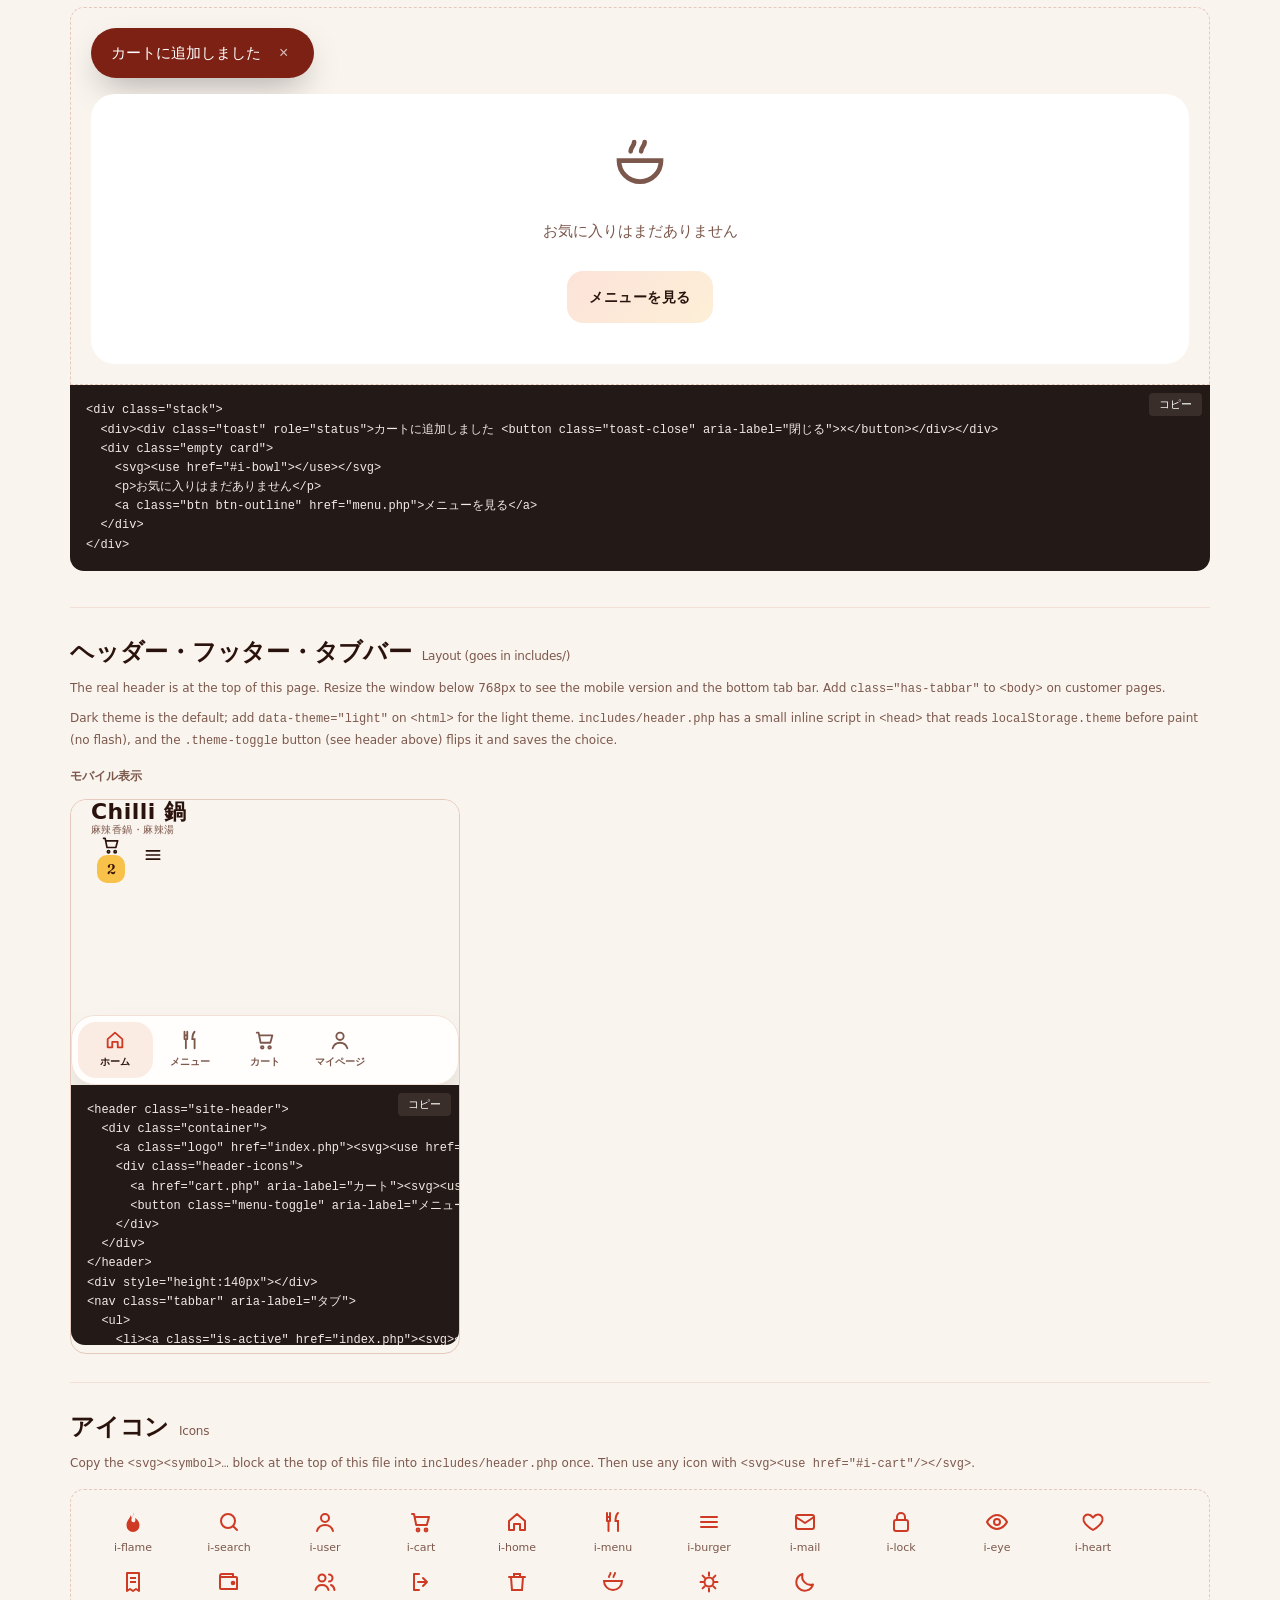
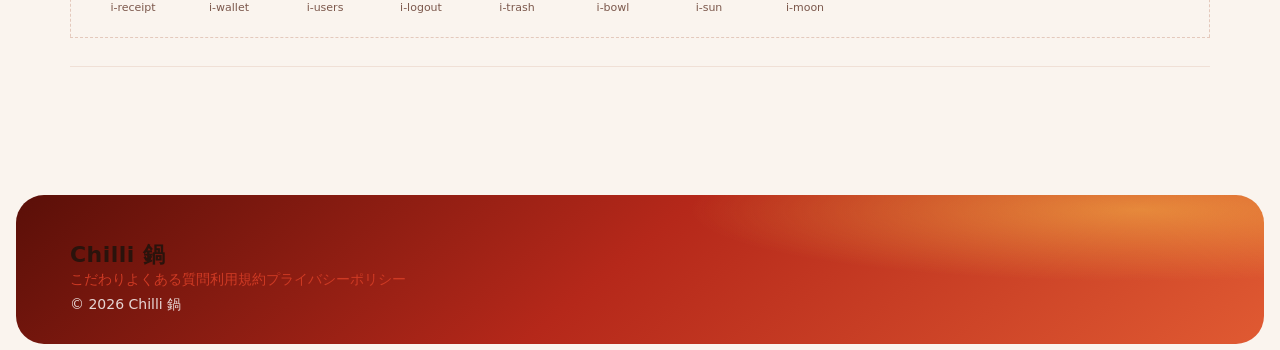
<file: public/styleguide.html>
<!doctype html>
<html lang="ja">
<head>
<meta charset="utf-8">
<meta name="viewport" content="width=device-width, initial-scale=1">
<title>スタイルガイド | Chilli 鍋</title>
<script>
  (function () {
    var t = localStorage.getItem('theme');
    if (t === 'light') document.documentElement.setAttribute('data-theme', 'light');
  })();
</script>
<link rel="stylesheet" href="../assets/css/style.css">
<style>
  /* Styles for THIS page only (the guide's own layout). Do not copy these into features. */
  .sg-section { padding-block: 28px; border-bottom: 1px solid var(--line); }
  .sg-section > .heading { display: flex; align-items: baseline; gap: 10px; }
  .sg-section > .heading small { font-size: var(--fs-caption); font-weight: 400; color: var(--muted); }
  .sg-note { color: var(--muted); font-size: var(--fs-caption); margin: -6px 0 14px; }
  .sg-demo {
    padding: 20px; background: var(--bg);
    border: 1px dashed var(--line-strong); border-radius: var(--radius) var(--radius) 0 0;
  }
  .sg-code {
    position: relative; margin: 0 0 8px;
    background: #231A18; color: #F3E9E4; border-radius: 0 0 var(--radius) var(--radius);
    font: 12px/1.6 ui-monospace, Menlo, Consolas, monospace;
    max-height: 260px; overflow: auto;
  }
  
  .sg-code pre { margin: 0; padding: 16px; white-space: pre; }
  .sg-copy {
    position: sticky; float: right; top: 8px; margin: 8px 8px 0 0;
    padding: 4px 10px; font: 500 11px var(--font);
    background: #3A2E2B; color: #fff; border: 0; border-radius: 4px; cursor: pointer;
  }
  .sg-swatches { display: grid; grid-template-columns: repeat(auto-fill, minmax(150px, 1fr)); gap: 12px; }
  .sg-swatch { border: 1px solid var(--line); border-radius: var(--radius); overflow: hidden; background: var(--surface); }
  .sg-swatch .chip-color { height: 64px; }
  .sg-swatch div:last-child { padding: 8px 10px; font-size: var(--fs-caption); line-height: 1.5; }
  .sg-swatch code { font-size: 11px; color: var(--muted); }
  .sg-food { width: 100%; height: 100%; background:
      radial-gradient(circle at 35% 40%, #E8B04B 0 9%, transparent 10%),
      radial-gradient(circle at 62% 55%, #6B8E3A 0 11%, transparent 12%),
      radial-gradient(circle at 48% 70%, #F2D7A6 0 8%, transparent 9%),
      radial-gradient(circle at 50% 50%, #B8321F 0 46%, #3A1A12 47% 55%, #1E1513 56%); }
  .sg-toc { display: flex; flex-wrap: wrap; gap: 8px; margin-top: 16px; }
  .sg-toc a { font-size: var(--fs-caption); padding: 4px 10px; border: 1px solid var(--line-strong); border-radius: var(--radius-pill); color: var(--ink); background: var(--surface); }
  .sg-phone { max-width: 390px; border: 1px solid var(--line-strong); border-radius: 16px; overflow: hidden; background: var(--bg); }
  .sg-phone .tabbar, .sg-phone .site-header { position: static; display: block; }
  .sg-phone .main-nav { display: none; }
  .sg-phone .menu-toggle { display: grid !important; }
  .sg-type-row { display: grid; grid-template-columns: 140px 1fr; gap: 12px; align-items: baseline; padding: 10px 0; border-bottom: 1px solid var(--line); }
</style>
</head>
<body>

<!-- Icon sprite: use with <svg><use href="#i-cart"/></svg> -->
<svg width="0" height="0" style="position:absolute" aria-hidden="true">
  <symbol id="i-flame" viewBox="0 0 24 24"><path fill="currentColor" d="M12 2c1 3.5-1.6 5.2-1.6 8 0 1.3.8 2.3 2 2.3s2-1 2-2.4c0-.8-.2-1.5-.6-2.2 2.9 1.6 4.7 4.6 4.7 7.6A6.5 6.5 0 0 1 12 22a6.5 6.5 0 0 1-6.5-6.7c0-4.3 3.3-6.6 4.4-10.2.3.9.4 1.7.3 2.6C12.5 6 13 4 12 2Z"/></symbol>
  <symbol id="i-search" viewBox="0 0 24 24"><g fill="none" stroke="currentColor" stroke-width="2" stroke-linecap="round"><circle cx="11" cy="11" r="7"/><path d="m20 20-3.5-3.5"/></g></symbol>
  <symbol id="i-user" viewBox="0 0 24 24"><g fill="none" stroke="currentColor" stroke-width="2" stroke-linecap="round"><circle cx="12" cy="8" r="4"/><path d="M4 21c1.2-4 4.3-6 8-6s6.8 2 8 6"/></g></symbol>
  <symbol id="i-cart" viewBox="0 0 24 24"><g fill="none" stroke="currentColor" stroke-width="2" stroke-linecap="round" stroke-linejoin="round"><path d="M3 4h2l2.2 11h10.6L20 7H6.2"/><circle cx="9" cy="20" r="1.4"/><circle cx="17" cy="20" r="1.4"/></g></symbol>
  <symbol id="i-home" viewBox="0 0 24 24"><g fill="none" stroke="currentColor" stroke-width="2" stroke-linejoin="round"><path d="M4 11 12 4l8 7v9h-5v-6H9v6H4z"/></g></symbol>
  <symbol id="i-menu" viewBox="0 0 24 24"><g fill="none" stroke="currentColor" stroke-width="2" stroke-linecap="round"><path d="M6 3v8M9 3v8M6 7h3M7.5 11v10M17 3c-2 2-2.5 5-2.5 8H17v10"/></g></symbol>
  <symbol id="i-burger" viewBox="0 0 24 24"><g fill="none" stroke="currentColor" stroke-width="2" stroke-linecap="round"><path d="M4 7h16M4 12h16M4 17h16"/></g></symbol>
  <symbol id="i-mail" viewBox="0 0 24 24"><g fill="none" stroke="currentColor" stroke-width="2" stroke-linejoin="round"><rect x="3" y="5" width="18" height="14" rx="2"/><path d="m3 7 9 6 9-6"/></g></symbol>
  <symbol id="i-lock" viewBox="0 0 24 24"><g fill="none" stroke="currentColor" stroke-width="2"><rect x="5" y="10" width="14" height="11" rx="2"/><path d="M8 10V7a4 4 0 0 1 8 0v3"/></g></symbol>
  <symbol id="i-eye" viewBox="0 0 24 24"><g fill="none" stroke="currentColor" stroke-width="2"><path d="M2 12s3.6-7 10-7 10 7 10 7-3.6 7-10 7S2 12 2 12Z"/><circle cx="12" cy="12" r="3"/></g></symbol>
  <symbol id="i-heart" viewBox="0 0 24 24"><path fill="none" stroke="currentColor" stroke-width="2" stroke-linejoin="round" d="M12 20s-7.5-4.6-9.3-9.2C1.6 7.6 3.7 4.5 7 4.5c2 0 3.5 1.2 5 3 1.5-1.8 3-3 5-3 3.3 0 5.4 3.1 4.3 6.3C19.5 15.4 12 20 12 20Z"/></symbol>
  <symbol id="i-receipt" viewBox="0 0 24 24"><g fill="none" stroke="currentColor" stroke-width="2" stroke-linejoin="round"><path d="M6 3h12v18l-3-2-3 2-3-2-3 2z"/><path d="M9 8h6M9 12h6"/></g></symbol>
  <symbol id="i-wallet" viewBox="0 0 24 24"><g fill="none" stroke="currentColor" stroke-width="2" stroke-linejoin="round"><path d="M4 7h15a1 1 0 0 1 1 1v11H4a1 1 0 0 1-1-1V6a2 2 0 0 1 2-2h11v3"/><circle cx="16" cy="13" r="1.3" fill="currentColor"/></g></symbol>
  <symbol id="i-users" viewBox="0 0 24 24"><g fill="none" stroke="currentColor" stroke-width="2" stroke-linecap="round"><circle cx="9" cy="8" r="3.5"/><path d="M2.5 20c.9-3.5 3.4-5 6.5-5s5.6 1.5 6.5 5"/><path d="M16 4.5a3.5 3.5 0 0 1 0 7M18 15c2 .6 3.1 2.2 3.5 5"/></g></symbol>
  <symbol id="i-logout" viewBox="0 0 24 24"><g fill="none" stroke="currentColor" stroke-width="2" stroke-linecap="round" stroke-linejoin="round"><path d="M10 4H5v16h5M14 8l4 4-4 4M18 12H9"/></g></symbol>
  <symbol id="i-trash" viewBox="0 0 24 24"><g fill="none" stroke="currentColor" stroke-width="2" stroke-linecap="round"><path d="M4 7h16M9 7V4h6v3M6 7l1 13h10l1-13"/></g></symbol>
  <symbol id="i-bowl" viewBox="0 0 24 24"><g fill="none" stroke="currentColor" stroke-width="2" stroke-linecap="round"><path d="M3 11h18a9 9 0 0 1-18 0Z"/><path d="M8 7c0-2 1.5-2 1.5-4M12.5 7c0-2 1.5-2 1.5-4"/></g></symbol>
  <symbol id="i-sun" viewBox="0 0 24 24"><g fill="none" stroke="currentColor" stroke-width="2" stroke-linecap="round"><circle cx="12" cy="12" r="4.5"/><path d="M12 2.5v3M12 18.5v3M3.5 12h3M17.5 12h3M5.6 5.6l2.1 2.1M16.3 16.3l2.1 2.1M5.6 18.4l2.1-2.1M16.3 7.7l2.1-2.1"/></g></symbol>
  <symbol id="i-moon" viewBox="0 0 24 24"><path fill="none" stroke="currentColor" stroke-width="2" stroke-linejoin="round" d="M20 14.5A8.5 8.5 0 0 1 9.5 4 8.5 8.5 0 1 0 20 14.5Z"/></symbol>
</svg>

<!-- ===== Shared header (copy into includes/header.php) ===== -->
<header class="site-header">
  <div class="container">
    <a class="logo" href="index.php">
      <svg><use href="#i-flame"/></svg>
      <span class="logo-name">Chilli 鍋<span class="logo-sub">麻辣香鍋・麻辣湯</span></span>
    </a>
    <nav class="main-nav" aria-label="メインメニュー">
      <a href="index.php">ホーム</a>
      <a href="menu.php">メニュー</a>
      <a href="about.php">こだわり</a>
      <a href="faq.php">よくある質問</a>
    </nav>
    <div class="header-icons">
      <a href="search.php" aria-label="検索"><svg><use href="#i-search"/></svg></a>
      <a href="mypage.php" aria-label="マイページ"><svg><use href="#i-user"/></svg></a>
      <a href="cart.php" aria-label="カート"><svg><use href="#i-cart"/></svg><span class="cart-count">2</span></a>
      <button class="theme-toggle" id="sgThemeToggle" type="button" aria-label="表示モードを切り替える">
        <svg class="i-sun"><use href="#i-sun"/></svg>
        <svg class="i-moon"><use href="#i-moon"/></svg>
      </button>
      <button class="menu-toggle" aria-label="メニューを開く"><svg><use href="#i-burger"/></svg></button>
    </div>
  </div>
</header>
<script>
  document.getElementById('sgThemeToggle').addEventListener('click', function () {
    var isLight = document.documentElement.getAttribute('data-theme') === 'light';
    if (isLight) { document.documentElement.removeAttribute('data-theme'); localStorage.setItem('theme', 'dark'); }
    else { document.documentElement.setAttribute('data-theme', 'light'); localStorage.setItem('theme', 'light'); }
  });
</script>

<main class="container page">
  <h1 class="title">スタイルガイド</h1>
  <p class="muted">共通のデザインルール。新しい部品が必要なときは、まずここに追加してから使ってください。<br>
  Shared design rules. Copy the code under each example. Need a new piece? Add it here first.</p>
  <nav class="sg-toc" aria-label="目次">
    <a href="#colors">色</a><a href="#type">文字</a><a href="#buttons">ボタン</a><a href="#forms">入力</a>
    <a href="#chips">選択チップ</a><a href="#badges">バッジ</a><a href="#cards">カード</a><a href="#lists">リスト</a>
    <a href="#feedback">メッセージ</a><a href="#layout">ヘッダー・フッター</a><a href="#icons">アイコン</a>
  </nav>

  <!-- ============ COLORS ============ -->
  <section class="sg-section" id="colors">
    <h2 class="heading">色 <small>Colors · CSS variables</small></h2>
    <p class="sg-note">Always use the variable, e.g. <code>color: var(--chili);</code> Never type a hex code in your own CSS — the actual value changes between the dark (default) and light theme.
    Click the <svg width="14" height="14" style="vertical-align:-2px"><use href="#i-sun"/></svg>/<svg width="14" height="14" style="vertical-align:-2px"><use href="#i-moon"/></svg> button in the header above to compare.</p>
    <div class="sg-swatches">
      <div class="sg-swatch"><div class="chip-color" style="background:var(--chili)"></div><div><b>メイン</b><br><code>--chili</code></div></div>
      <div class="sg-swatch"><div class="chip-color" style="background:var(--chili-dark)"></div><div><b>ホバー</b><br><code>--chili-dark</code></div></div>
      <div class="sg-swatch"><div class="chip-color" style="background:var(--gold)"></div><div><b>プレミアム強調（セクション見出し等）</b><br><code>--gold</code></div></div>
      <div class="sg-swatch"><div class="chip-color" style="background:var(--chili-soft)"></div><div><b>選択中の背景</b><br><code>--chili-soft</code></div></div>
      <div class="sg-swatch"><div class="chip-color" style="background:var(--bg)"></div><div><b>ページ背景</b><br><code>--bg</code></div></div>
      <div class="sg-swatch"><div class="chip-color" style="background:var(--surface)"></div><div><b>カード・入力欄</b><br><code>--surface</code></div></div>
      <div class="sg-swatch"><div class="chip-color" style="background:var(--surface-2)"></div><div><b>入れ子の面</b><br><code>--surface-2</code></div></div>
      <div class="sg-swatch"><div class="chip-color" style="background:var(--ink)"></div><div><b>本文</b><br><code>--ink</code></div></div>
      <div class="sg-swatch"><div class="chip-color" style="background:var(--muted)"></div><div><b>補足テキスト</b><br><code>--muted</code></div></div>
      <div class="sg-swatch"><div class="chip-color" style="background:var(--line)"></div><div><b>線</b><br><code>--line</code></div></div>
      <div class="sg-swatch"><div class="chip-color" style="background:var(--orange)"></div><div><b>調理中</b><br><code>--orange</code></div></div>
      <div class="sg-swatch"><div class="chip-color" style="background:var(--green)"></div><div><b>完了・入金</b><br><code>--green</code></div></div>
    </div>
  </section>

  <!-- ============ TYPE ============ -->
  <section class="sg-section" id="type">
    <h2 class="heading">文字 <small>Typography · Noto Sans JP</small></h2>
    <div class="sg-demo">
      <div class="sg-type-row"><span class="caption">.title 32px Bold</span><span class="title">ログイン</span></div>
      <div class="sg-type-row"><span class="caption">.heading 20px Bold</span><span class="heading">おすすめメニュー</span></div>
      <div class="sg-type-row"><span class="caption">.section-label 17px Bold + gold bar</span><span class="section-label" style="margin:0">具材を選ぶ</span></div>
      <div class="sg-type-row"><span class="caption">body 14px Regular</span><span>牛肉とたっぷりの野菜、きのこを使用した人気の一品です。</span></div>
      <div class="sg-type-row"><span class="caption">.caption 12px</span><span class="caption">会員の方は、こちらからログインしてください。</span></div>
      <div class="sg-type-row"><span class="caption">.price / .price-lg</span><span><span class="price">¥980</span>　<span class="price-lg">¥3,500</span></span></div>
    </div>
    <div class="sg-code" data-for="prev"></div>
  </section>

  <!-- ============ BUTTONS ============ -->
  <section class="sg-section" id="buttons">
    <h2 class="heading">ボタン <small>Buttons</small></h2>
    <p class="sg-note">One red button per screen for the main action. Everything else is outline or ghost.</p>
    <div class="sg-demo">
<div class="row">
  <button class="btn btn-chili">注文を確定する <span class="arrow"></span></button>
  <button class="btn btn-outline">新規会員登録</button>
  <button class="btn btn-ghost">ゲストとして注文する <span class="arrow"></span></button>
  <button class="btn btn-chili" disabled>無効</button>
  <button class="btn btn-chili btn-sm">カートに追加</button>
  <button class="icon-btn" aria-label="お気に入り"><svg><use href="#i-heart"/></svg></button>
  <button class="icon-btn" aria-label="削除"><svg><use href="#i-trash"/></svg></button>
</div>
<div style="margin-top:12px; max-width:360px">
  <button class="btn btn-chili btn-block">ログイン <span class="arrow"></span></button>
</div>
    </div>
    <div class="sg-code" data-for="prev"></div>
  </section>

  <!-- ============ FORMS ============ -->
  <section class="sg-section" id="forms">
    <h2 class="heading">入力 <small>Form fields</small></h2>
    <p class="sg-note">To show an error: add <code>is-error</code> to <code>.field</code>. The message under it appears automatically.</p>
    <div class="sg-demo">
<form class="narrow" onsubmit="return false">
  <div class="field">
    <label class="field-label" for="sg-email"><svg><use href="#i-mail"/></svg>メールアドレス</label>
    <input class="input" id="sg-email" type="email" placeholder="example@shop.jp">
  </div>
  <div class="field is-error">
    <label class="field-label" for="sg-email2"><svg><use href="#i-mail"/></svg>メールアドレス（エラー）</label>
    <input class="input" id="sg-email2" type="email" value="example@shop">
    <p class="field-error">メールアドレスを正しく入力してください</p>
  </div>
  <div class="field">
    <label class="field-label" for="sg-pass"><svg><use href="#i-lock"/></svg>パスワード</label>
    <div class="input-wrap">
      <input class="input" id="sg-pass" type="password" placeholder="6文字以上で入力">
      <button class="input-icon" type="button" aria-label="パスワードを表示"><svg width="18" height="18"><use href="#i-eye"/></svg></button>
    </div>
  </div>
  <div class="stack-sm">
    <label class="check"><input type="checkbox" id="sg-terms"> 利用規約に同意する</label>
    <label class="check"><input type="radio" name="sg-size" id="sg-r1" checked> レギュラー（1人前）</label>
    <label class="check"><input type="radio" name="sg-size" id="sg-r2"> ラージ（2人前）</label>
  </div>
  <div class="divider">または</div>
</form>
    </div>
    <div class="sg-code" data-for="prev"></div>
  </section>

  <!-- ============ CHIPS ============ -->
  <section class="sg-section" id="chips">
    <h2 class="heading">選択チップ・タブ <small>Option chips, tabs, stepper</small></h2>
    <p class="sg-note">Selected chip = add <code>is-selected</code> (or <code>aria-pressed="true"</code>). Active tab = <code>is-active</code>.</p>
    <div class="sg-demo">
<div class="stack">
  <div>
    <p class="caption">辛さを選ぶ</p>
    <div class="chip-group" role="group" aria-label="辛さ">
      <button class="chip"><span class="chili-icons">🌶</span>甘口</button>
      <button class="chip is-selected" aria-pressed="true"><span class="chili-icons">🌶🌶</span>普通</button>
      <button class="chip"><span class="chili-icons">🌶🌶🌶</span>中辛</button>
      <button class="chip"><span class="chili-icons">🌶🌶🌶🌶</span>激辛</button>
    </div>
  </div>
  <div>
    <p class="caption">チャージする金額</p>
    <div class="chip-group">
      <button class="chip is-selected">¥1,000</button>
      <button class="chip">¥3,000</button>
      <button class="chip">¥5,000</button>
      <button class="chip">¥10,000</button>
    </div>
  </div>
  <div class="tabs" role="tablist">
    <button class="tab is-active" role="tab">すべて</button>
    <button class="tab" role="tab">今月</button>
    <button class="tab" role="tab">先月</button>
  </div>
  <div class="stepper">
    <button type="button" aria-label="減らす">−</button>
    <output>1</output>
    <button type="button" aria-label="増やす">+</button>
  </div>
</div>
    </div>
    <div class="sg-code" data-for="prev"></div>
  </section>

  <!-- ============ BADGES ============ -->
  <section class="sg-section" id="badges">
    <h2 class="heading">バッジ <small>Status badges</small></h2>
    <div class="sg-demo">
<div class="row">
  <span class="badge badge-received">受付済</span>
  <span class="badge badge-cooking">調理中</span>
  <span class="badge badge-done">受取済</span>
  <span class="badge badge-label">人気No.1</span>
  <span class="badge badge-soldout">品切れ</span>
</div>
    </div>
    <div class="sg-code" data-for="prev"></div>
  </section>

  <!-- ============ CARDS ============ -->
  <section class="sg-section" id="cards">
    <h2 class="heading">カード <small>Cards</small></h2>
    <p class="sg-note">Replace <code>&lt;div class="sg-food"&gt;</code> with <code>&lt;img src="…" alt="…"&gt;</code> in real pages.</p>

    <h3 class="caption">メニューカード（縦） · .card-bowl</h3>
    <div class="sg-demo">
<div class="grid-4">
  <a class="card-bowl" href="customize.php?menu_id=1">
    <div class="card-media"><div class="sg-food"></div><span class="badge badge-label">人気No.1</span></div>
    <div class="card-info">
      <div><div class="card-name">麻辣湯（辛さあり）</div><div class="price">¥980</div></div>
      <span class="text-chili">→</span>
    </div>
  </a>
  <a class="card-bowl is-soldout" href="#">
    <div class="card-media"><div class="sg-food"></div></div>
    <div class="card-info">
      <div><div class="card-name">海鮮麻辣湯</div><span class="badge badge-soldout">品切れ</span></div>
    </div>
  </a>
</div>
    </div>
    <div class="sg-code" data-for="prev"></div>

    <h3 class="caption">メニュー行（横） · .menu-row</h3>
    <div class="sg-demo">
<div class="menu-row">
  <div class="menu-thumb"><div class="sg-food"></div></div>
  <div class="menu-main">
    <b>牛肉麻辣湯</b>
    <span class="caption">牛肉・野菜・きのこ・春雨など</span>
    <div class="menu-foot">
      <span class="price">¥980</span>
      <button class="btn btn-chili btn-sm">カートに追加</button>
    </div>
  </div>
</div>
    </div>
    <div class="sg-code" data-for="prev"></div>

    <h3 class="caption">マイページのタイル · .tile</h3>
    <div class="sg-demo">
<div class="tile-grid" style="max-width:420px">
  <a class="tile" href="history.php"><svg><use href="#i-receipt"/></svg>注文履歴</a>
  <a class="tile" href="favorites.php"><svg><use href="#i-heart"/></svg>お気に入り</a>
  <a class="tile" href="wallet.php"><svg><use href="#i-wallet"/></svg>ウォレット</a>
  <a class="tile" href="family.php"><svg><use href="#i-users"/></svg>Family &amp; Friends</a>
  <a class="tile" href="profile.php"><svg><use href="#i-user"/></svg>会員情報の変更</a>
  <a class="tile" href="logout.php"><svg><use href="#i-logout"/></svg>ログアウト</a>
</div>
    </div>
    <div class="sg-code" data-for="prev"></div>

    <h3 class="caption">具材の写真タイル（カスタマイズ画面） · .ing-grid / .ing-tile</h3>
    <p class="sg-note">写真が無い具材は <code>#i-bowl</code> アイコンを自動で表示（<code>image_url</code> が null のとき）。選んだ具材（個数&gt;0）は <code>is-added</code> で金の枠が付く。</p>
    <div class="sg-demo">
<ul class="ing-grid" style="max-width:480px">
  <li class="ing-tile is-added">
    <div class="ing-photo"><div class="sg-food"></div><button class="icon-btn" aria-label="お気に入りから外す">♥</button></div>
    <div class="ing-info"><span class="ing-name">牛肉<small class="text-muted">（1つ 50g）</small></span><span class="caption">+¥250</span></div>
    <div class="stepper"><button type="button" aria-label="減らす">−</button><output>2</output><button type="button" aria-label="増やす">+</button></div>
  </li>
  <li class="ing-tile">
    <div class="ing-photo"><div class="ing-photo-fallback"><svg><use href="#i-bowl"/></svg></div><button class="icon-btn" aria-label="お気に入りに追加">♡</button></div>
    <div class="ing-info"><span class="ing-name">豆腐</span><span class="caption">+¥120</span></div>
    <div class="stepper"><button type="button" aria-label="減らす">−</button><output>0</output><button type="button" aria-label="増やす">+</button></div>
  </li>
  <li class="ing-tile is-soldout">
    <div class="ing-photo"><div class="ing-photo-fallback"><svg><use href="#i-bowl"/></svg></div><span class="badge badge-soldout ing-badge">売り切れ</span></div>
    <div class="ing-info"><span class="ing-name">豚バラ</span><span class="caption">+¥200</span></div>
  </li>
</ul>
    </div>
    <div class="sg-code" data-for="prev"></div>

    <h3 class="caption">ウォレット残高 · .balance-card</h3>
    <div class="sg-demo">
<div class="grid-2">
  <div class="balance-card">
    <div><div class="balance-label">ウォレット残高</div><div class="balance-amount">¥3,500</div></div>
    <a class="btn btn-chili btn-sm" href="wallet.php">チャージ</a>
  </div>
  <div class="balance-card is-filled">
    <div><div class="balance-label">現在の残高</div><div class="balance-amount">¥3,500</div></div>
  </div>
</div>
    </div>
    <div class="sg-code" data-for="prev"></div>

    <h3 class="caption">注文履歴カード · .order-card</h3>
    <div class="sg-demo">
<div class="card order-card" style="max-width:480px">
  <div class="order-top">
    <div><b>注文番号：#123456</b><div class="caption">2026/10/15 12:30</div></div>
    <span class="badge badge-received">受付済</span>
  </div>
  <div class="order-items">
    <div class="thumb"><div class="sg-food"></div></div>
    <div class="caption">麻辣香鍋（汁なし）×1<br>牛肉トッピング ×1</div>
  </div>
  <div class="order-foot">
    <span>合計 <span class="price">¥1,330</span></span>
    <button class="btn btn-chili btn-sm">もう一度注文する</button>
  </div>
</div>
    </div>
    <div class="sg-code" data-for="prev"></div>
  </section>

  <!-- ============ LISTS ============ -->
  <section class="sg-section" id="lists">
    <h2 class="heading">リスト・合計・進行状況 <small>Lists, totals, steps</small></h2>
    <div class="sg-demo">
<div class="stack" style="max-width:480px">
  <ul class="list">
    <li><div>チャージ<div class="caption">2026/10/15 12:30</div></div><span class="amount-plus">+¥1,000</span></li>
    <li><div>ご注文 #123456<div class="caption">2026/10/15 12:35</div></div><span class="amount-minus">−¥980</span></li>
  </ul>
  <div class="total-row"><span>合計（3人）</span><span class="price-lg">¥2,940</span></div>
  <ol class="steps">
    <li class="is-done">カート</li>
    <li class="is-current">お届け先</li>
    <li>支払い</li>
    <li>完了</li>
  </ol>
</div>
    </div>
    <div class="sg-code" data-for="prev"></div>
  </section>

  <!-- ============ FEEDBACK ============ -->
  <section class="sg-section" id="feedback">
    <h2 class="heading">メッセージ <small>Toast, empty state</small></h2>
    <p class="sg-note">In real pages, put toasts inside <code>&lt;div class="toast-area"&gt;</code> so they float at the bottom.</p>
    <div class="sg-demo">
<div class="stack">
  <div><div class="toast" role="status">カートに追加しました <button class="toast-close" aria-label="閉じる">×</button></div></div>
  <div class="empty card">
    <svg><use href="#i-bowl"/></svg>
    <p>お気に入りはまだありません</p>
    <a class="btn btn-outline" href="menu.php">メニューを見る</a>
  </div>
</div>
    </div>
    <div class="sg-code" data-for="prev"></div>
  </section>

  <!-- ============ HEADER / FOOTER / TABBAR ============ -->
  <section class="sg-section" id="layout">
    <h2 class="heading">ヘッダー・フッター・タブバー <small>Layout (goes in includes/)</small></h2>
    <p class="sg-note">The real header is at the top of this page. Resize the window below 768px to see the mobile version and the bottom tab bar. Add <code>class="has-tabbar"</code> to <code>&lt;body&gt;</code> on customer pages.</p>
    <p class="sg-note">Dark theme is the default; add <code>data-theme="light"</code> on <code>&lt;html&gt;</code> for the light theme. <code>includes/header.php</code> has a small inline script in <code>&lt;head&gt;</code> that reads <code>localStorage.theme</code> before paint (no flash), and the <code>.theme-toggle</code> button (see header above) flips it and saves the choice.</p>
    <h3 class="caption">モバイル表示</h3>
    <div class="sg-phone">
      <div class="sg-demo" style="padding:0; border:0">
<header class="site-header">
  <div class="container">
    <a class="logo" href="index.php"><svg><use href="#i-flame"/></svg><span class="logo-name">Chilli 鍋<span class="logo-sub">麻辣香鍋・麻辣湯</span></span></a>
    <div class="header-icons">
      <a href="cart.php" aria-label="カート"><svg><use href="#i-cart"/></svg><span class="cart-count">2</span></a>
      <button class="menu-toggle" aria-label="メニューを開く"><svg><use href="#i-burger"/></svg></button>
    </div>
  </div>
</header>
<div style="height:140px"></div>
<nav class="tabbar" aria-label="タブ">
  <ul>
    <li><a class="is-active" href="index.php"><svg><use href="#i-home"/></svg>ホーム</a></li>
    <li><a href="menu.php"><svg><use href="#i-menu"/></svg>メニュー</a></li>
    <li><a href="cart.php"><svg><use href="#i-cart"/></svg>カート</a></li>
    <li><a href="mypage.php"><svg><use href="#i-user"/></svg>マイページ</a></li>
  </ul>
</nav>
      </div>
      <div class="sg-code" data-for="prev"></div>
    </div>
  </section>

  <!-- ============ ICONS ============ -->
  <section class="sg-section" id="icons">
    <h2 class="heading">アイコン <small>Icons</small></h2>
    <p class="sg-note">Copy the <code>&lt;svg&gt;&lt;symbol&gt;…</code> block at the top of this file into <code>includes/header.php</code> once. Then use any icon with <code>&lt;svg&gt;&lt;use href="#i-cart"/&gt;&lt;/svg&gt;</code>.</p>
    <div class="sg-demo">
      <div class="row" id="sg-icon-list" style="color:var(--chili)"></div>
    </div>
  </section>
</main>

<!-- ===== Shared footer (copy into includes/footer.php) ===== -->
<footer class="site-footer">
  <div class="container">
    <div class="logo"><svg><use href="#i-flame"/></svg><span class="logo-name">Chilli 鍋</span></div>
    <nav class="footer-links">
      <a href="about.php">こだわり</a><a href="faq.php">よくある質問</a><a href="terms.php">利用規約</a><a href="privacy.php">プライバシーポリシー</a>
    </nav>
    <span>© 2026 Chilli 鍋</span>
  </div>
</footer>

<script>
/* Guide-only script: shows the code of each example and makes chips/tabs clickable. */
(function () {
  function clean(html) {
    var lines = html.replace(/^\n+|\s+$/g, '').split('\n');
    var min = Math.min.apply(null, lines.filter(function (l) { return l.trim(); })
      .map(function (l) { return l.match(/^\s*/)[0].length; }));
    return lines.map(function (l) { return l.slice(min); }).join('\n');
  }
  document.querySelectorAll('.sg-code[data-for="prev"]').forEach(function (box) {
    var demo = box.previousElementSibling;
    if (!demo) return;
    var code = clean(demo.innerHTML);
    var pre = document.createElement('pre');
    pre.textContent = code;
    var btn = document.createElement('button');
    btn.className = 'sg-copy'; btn.type = 'button'; btn.textContent = 'コピー';
    btn.addEventListener('click', function () {
      var done = function () { btn.textContent = 'コピーしました'; setTimeout(function () { btn.textContent = 'コピー'; }, 1500); };
      if (navigator.clipboard) navigator.clipboard.writeText(code).then(done, function () { select(pre); });
      else select(pre);
    });
    box.appendChild(btn); box.appendChild(pre);
  });
  function select(el) { var r = document.createRange(); r.selectNodeContents(el); var s = getSelection(); s.removeAllRanges(); s.addRange(r); }

  document.querySelectorAll('.chip-group').forEach(function (g) {
    g.addEventListener('click', function (e) {
      var c = e.target.closest('.chip'); if (!c) return;
      g.querySelectorAll('.chip').forEach(function (x) { x.classList.remove('is-selected'); x.setAttribute('aria-pressed', 'false'); });
      c.classList.add('is-selected'); c.setAttribute('aria-pressed', 'true');
    });
  });
  document.querySelectorAll('.tabs').forEach(function (g) {
    g.addEventListener('click', function (e) {
      var t = e.target.closest('.tab'); if (!t) return;
      g.querySelectorAll('.tab').forEach(function (x) { x.classList.remove('is-active'); });
      t.classList.add('is-active');
    });
  });
  document.querySelectorAll('.stepper').forEach(function (s) {
    var out = s.querySelector('output'), b = s.querySelectorAll('button');
    b[0].onclick = function () { out.value = out.textContent = Math.max(1, +out.textContent - 1); };
    b[1].onclick = function () { out.value = out.textContent = +out.textContent + 1; };
  });
  var list = document.getElementById('sg-icon-list');
  document.querySelectorAll('symbol').forEach(function (sym) {
    var wrap = document.createElement('div');
    wrap.style.cssText = 'display:grid;justify-items:center;gap:4px;width:84px;font-size:11px;color:var(--muted)';
    wrap.innerHTML = '<svg width="24" height="24" style="color:var(--chili)"><use href="#' + sym.id + '"/></svg>' + sym.id;
    list.appendChild(wrap);
  });
})();
</script>
</body>
</html>
</file>
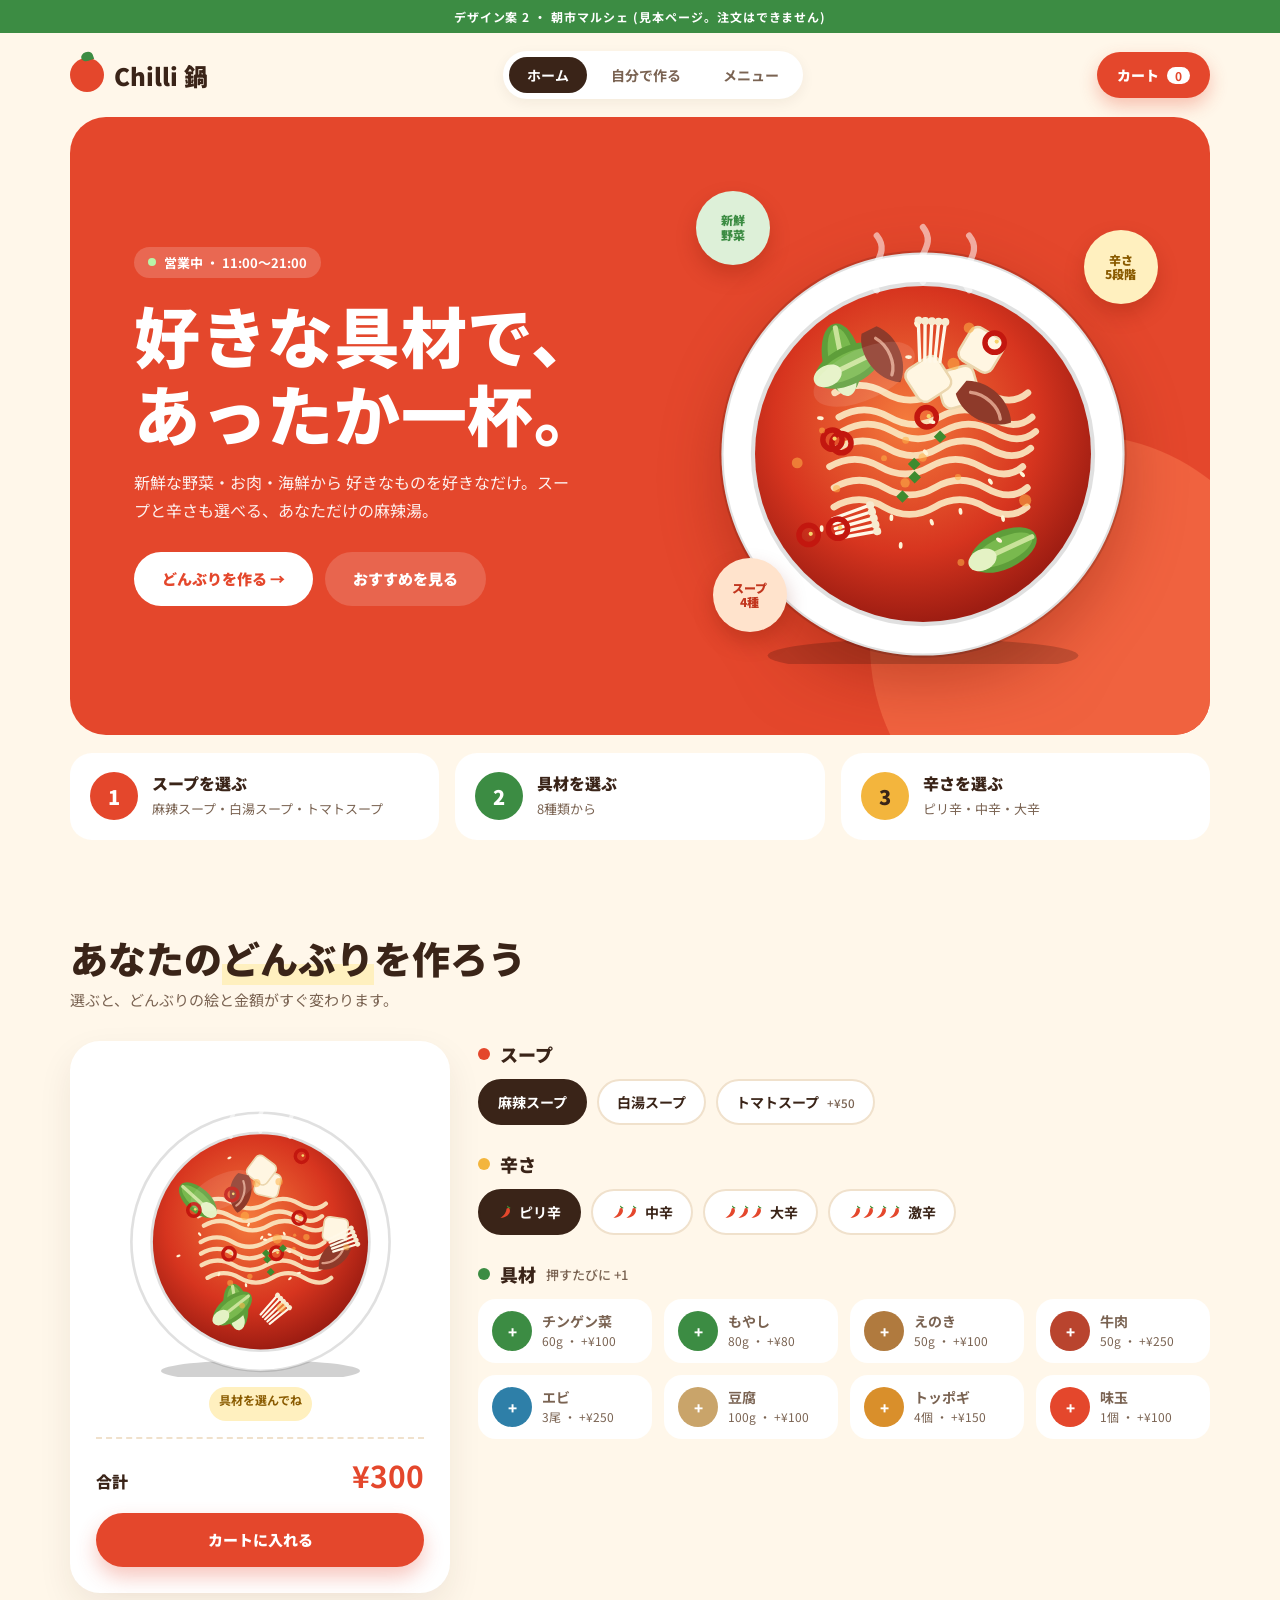
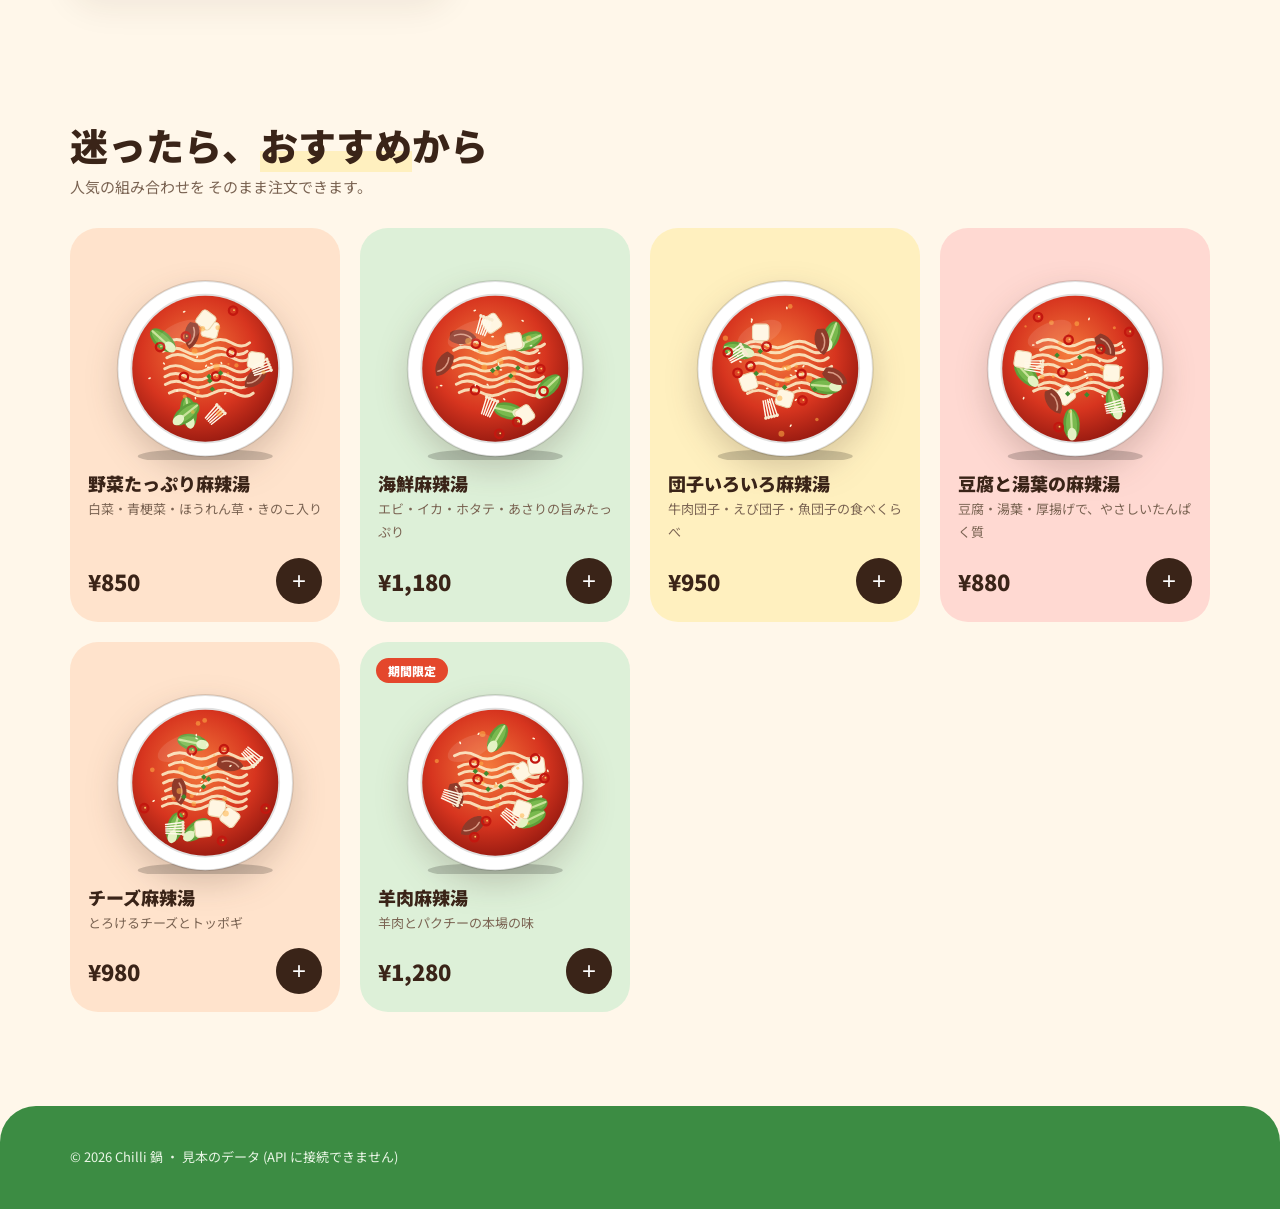
<file: design-concepts/v3/ichiba.html>
<!doctype html>
<html lang="ja">
<head>
<meta charset="utf-8">
<meta name="viewport" content="width=device-width, initial-scale=1">
<title>案2 朝市マルシェ | Chilli 鍋</title>
<!-- design-concepts/v3/ichiba.html — デザイン案2「朝市マルシェ」. Owner: Lin
     明るいクリーム色に トマトの赤・葉っぱの緑・マスタードの黄色。新鮮な野菜の色で 食欲をそそる。
     まんなかに「どんぶりを作る」を置いて、選ぶと絵と金額がすぐ変わる。 -->
<link rel="preconnect" href="https://fonts.googleapis.com">
<link href="https://fonts.googleapis.com/css2?family=Zen+Maru+Gothic:wght@500;700;900&family=Noto+Sans+JP:wght@400;500;700&display=swap" rel="stylesheet">
<style>
  :root {
    --bg: #FFF7EA; --card: #FFFFFF; --ink: #3A2418; --muted: #7A6352; --line: #F0E1CC;
    --tomato: #E4472C; --tomato-dark: #C2361E; --leaf: #3C8C43; --mustard: #F3B53D;
    --peach: #FFE3CC; --mint: #DDF0D8; --butter: #FFF0BF; --rose: #FFD9D2;
    --round: "Zen Maru Gothic", "Noto Sans JP", sans-serif;
    --sans: "Noto Sans JP", system-ui, sans-serif;
  }
  * { box-sizing: border-box; }
  html { scroll-behavior: smooth; }
  body { margin: 0; background: var(--bg); color: var(--ink); font: 15px/1.75 var(--sans); }
  a { color: inherit; text-decoration: none; }
  .wrap { max-width: 1180px; margin: 0 auto; padding: 0 20px; }
  .concept-note { background: var(--leaf); color: #fff; text-align: center; font-size: 12px; font-weight: 700; padding: 6px; letter-spacing: .08em; }

  header { padding: 18px 0; }
  .hrow { display: flex; align-items: center; gap: 20px; }
  .logo { display: flex; align-items: center; gap: 10px; font: 900 24px var(--round); }
  .logo .dot { width: 34px; height: 34px; border-radius: 50%; background: var(--tomato); position: relative; }
  .logo .dot::after { content: ""; position: absolute; top: -6px; left: 11px; width: 12px; height: 9px; border-radius: 50% 50% 0 50%; background: var(--leaf); transform: rotate(-20deg); }
  nav { margin: 0 auto; display: flex; gap: 6px; padding: 6px; background: var(--card); border-radius: 999px; box-shadow: 0 4px 14px rgba(58, 36, 24, .06); }
  nav a { padding: 8px 18px; border-radius: 999px; font: 700 14px var(--round); color: var(--muted); }
  nav a.on, nav a:hover { background: var(--ink); color: #fff; }
  .cart { display: inline-flex; align-items: center; gap: 8px; height: 46px; padding: 0 20px; border-radius: 999px; background: var(--tomato); color: #fff; font: 900 14px var(--round); box-shadow: 0 8px 18px rgba(228, 71, 44, .3); }
  .cart b { background: #fff; color: var(--tomato); border-radius: 999px; padding: 0 8px; font-size: 12px; }

  /* hero: big tomato card */
  .hero { padding: 10px 0 30px; }
  .hero-card { position: relative; overflow: hidden; display: grid; grid-template-columns: 1.1fr .9fr; align-items: center; gap: 20px; padding: clamp(28px, 5vw, 64px); border-radius: 36px; background: var(--tomato); color: #fff; }
  .hero-card::before { content: ""; position: absolute; right: -80px; bottom: -120px; width: 420px; height: 420px; border-radius: 50%; background: #F0623F; }
  .hero-card > * { position: relative; }
  .pill { display: inline-flex; align-items: center; gap: 8px; padding: 6px 14px; background: rgba(255, 255, 255, .18); border-radius: 999px; font: 700 13px var(--round); }
  .pill i { width: 8px; height: 8px; border-radius: 50%; background: #B8F5A8; }
  h1 { margin: 18px 0 16px; font: 900 clamp(36px, 5.2vw, 66px)/1.18 var(--round); letter-spacing: .01em; }
  .hero-card p { margin: 0 0 28px; font-size: 16px; opacity: .92; max-width: 28em; }
  .ctas { display: flex; flex-wrap: wrap; gap: 12px; }
  .btn { display: inline-flex; align-items: center; gap: 8px; height: 54px; padding: 0 28px; border-radius: 999px; font: 900 15px var(--round); border: 0; cursor: pointer; transition: transform .15s; }
  .btn:hover { transform: translateY(-2px); }
  .btn-white { background: #fff; color: var(--tomato); }
  .btn-ghost { background: rgba(255, 255, 255, .16); color: #fff; }
  .hero-art { position: relative; justify-self: center; width: min(100%, 420px); }
  .hero-art .bowl { width: 100%; filter: drop-shadow(0 24px 30px rgba(120, 20, 5, .35)); }
  .veg { position: absolute; display: grid; place-items: center; width: 74px; height: 74px; border-radius: 50%; background: #fff; color: var(--ink); font: 900 12px/1.2 var(--round); text-align: center; box-shadow: 0 10px 20px rgba(120, 20, 5, .25); }
  .veg.v1 { top: 2%; left: -4%; background: var(--mint); color: var(--leaf); }
  .veg.v2 { top: 10%; right: -6%; background: var(--butter); color: #8A5B00; }
  .veg.v3 { bottom: 8%; left: 0; background: var(--peach); color: var(--tomato-dark); }

  /* steps strip */
  .steps { display: grid; grid-template-columns: repeat(3, 1fr); gap: 16px; margin-top: 18px; }
  .step { display: flex; align-items: center; gap: 14px; padding: 18px 20px; background: var(--card); border-radius: 22px; }
  .step .n { flex: none; display: grid; place-items: center; width: 48px; height: 48px; border-radius: 50%; color: #fff; font: 900 20px var(--round); }
  .step:nth-child(1) .n { background: var(--tomato); } .step:nth-child(2) .n { background: var(--leaf); } .step:nth-child(3) .n { background: var(--mustard); color: var(--ink); }
  .step b { display: block; font: 900 16px var(--round); } .step span { font-size: 13px; color: var(--muted); }

  section { padding: 64px 0; }
  h2 { margin: 0 0 6px; font: 900 clamp(26px, 3.2vw, 38px)/1.25 var(--round); }
  h2 .u { background: linear-gradient(transparent 62%, var(--butter) 62%); }
  .sub { margin: 0 0 28px; color: var(--muted); }

  /* builder */
  .builder { display: grid; grid-template-columns: 380px 1fr; gap: 28px; align-items: start; }
  .bowl-panel { position: sticky; top: 20px; padding: 26px; background: var(--card); border-radius: 30px; box-shadow: 0 14px 34px rgba(58, 36, 24, .08); text-align: center; }
  .bowl-panel .bowl { width: 82%; margin: 0 auto; display: block; transition: filter .3s; }
  .picked { display: flex; flex-wrap: wrap; justify-content: center; gap: 6px; min-height: 34px; margin: 10px 0 16px; }
  .picked span { padding: 4px 10px; border-radius: 999px; background: var(--mint); color: var(--leaf); font: 700 12px var(--round); }
  .total { display: flex; justify-content: space-between; align-items: baseline; padding-top: 14px; border-top: 2px dashed var(--line); font: 900 16px var(--round); }
  .total b { font-size: 30px; color: var(--tomato); }
  .bowl-panel .btn { width: 100%; justify-content: center; margin-top: 16px; background: var(--tomato); color: #fff; box-shadow: 0 10px 20px rgba(228, 71, 44, .3); }
  .opt-block { margin-bottom: 26px; }
  .opt-block h3 { display: flex; align-items: center; gap: 10px; margin: 0 0 12px; font: 900 18px var(--round); }
  .opt-block h3 i { width: 12px; height: 12px; border-radius: 50%; }
  .chips { display: flex; flex-wrap: wrap; gap: 10px; }
  .chip { min-height: 46px; padding: 8px 18px; border-radius: 999px; border: 2px solid var(--line); background: var(--card); color: var(--ink); font: 700 14px var(--round); cursor: pointer; transition: border-color .15s, background .15s; }
  .chip small { color: var(--muted); font-weight: 500; }
  .chip:hover { border-color: var(--ink); }
  .chip { display: inline-flex; align-items: center; gap: 8px; }
  .chip .mini { display: inline-flex; } .chip .mini svg { width: 16px; height: 16px; margin-right: -3px; }
  .chip.on { background: var(--ink); border-color: var(--ink); color: #fff; } .chip.on small { color: #E8D6C6; }
  .ings { display: grid; grid-template-columns: repeat(auto-fill, minmax(150px, 1fr)); gap: 12px; }
  .ing { display: flex; align-items: center; gap: 10px; padding: 10px 12px; border-radius: 18px; background: var(--card); border: 2px solid transparent; cursor: pointer; text-align: left; font: inherit; color: inherit; }
  .ing:hover { border-color: var(--line); }
  .ing.on { border-color: var(--leaf); background: #F3FBF1; }
  .ing .ball { flex: none; width: 40px; height: 40px; border-radius: 50%; display: grid; place-items: center; color: #fff; font: 900 15px var(--round); }
  .ing b { display: block; font: 700 14px/1.3 var(--round); } .ing span { font-size: 12px; color: var(--muted); }

  /* menu cards */
  .menu { display: grid; grid-template-columns: repeat(auto-fill, minmax(250px, 1fr)); gap: 20px; }
  .mcard { position: relative; display: flex; flex-direction: column; padding: 18px; border-radius: 28px; transition: transform .2s; }
  .mcard:hover { transform: translateY(-4px) rotate(-.4deg); }
  .mcard .bowl { width: 78%; margin: 4px auto 6px; display: block; filter: drop-shadow(0 12px 16px rgba(58, 36, 24, .2)); }
  .mcard h3 { margin: 4px 0 2px; font: 900 18px var(--round); }
  .mcard p { margin: 0 0 14px; font-size: 13px; color: var(--muted); }
  .mfoot { display: flex; align-items: center; justify-content: space-between; margin-top: auto; }
  .price { font: 900 22px var(--round); }
  .plus { width: 46px; height: 46px; border-radius: 50%; border: 0; background: var(--ink); color: #fff; font-size: 24px; cursor: pointer; }
  .badge { position: absolute; top: 16px; left: 16px; padding: 4px 12px; border-radius: 999px; background: var(--tomato); color: #fff; font: 900 12px var(--round); }
  .mcard.soldout { opacity: .5; } .mcard.soldout .plus { background: #BFAFA2; cursor: not-allowed; }

  footer { margin-top: 30px; padding: 40px 0; background: var(--leaf); color: #EAF6E6; font-size: 13px; border-radius: 36px 36px 0 0; }

  @media (max-width: 900px) {
    nav { display: none; }
    .cart { margin-left: auto; }
    .hero-card, .builder, .steps { grid-template-columns: 1fr; }
    .hero-art { width: min(80%, 320px); order: -1; }
    .veg { width: 60px; height: 60px; font-size: 11px; }
    .bowl-panel { position: static; }
  }
  @media (prefers-reduced-motion: reduce) { * { transition: none !important; } }
</style>
</head>
<body>
  <div class="concept-note">デザイン案 2 ・ 朝市マルシェ (見本ページ。注文はできません)</div>
  <header>
    <div class="wrap hrow">
      <a class="logo" href="#"><span class="dot" aria-hidden="true"></span>Chilli 鍋</a>
      <nav aria-label="メニュー"><a class="on" href="#">ホーム</a><a href="#build">自分で作る</a><a href="#menu">メニュー</a></nav>
      <a class="cart" href="#">カート <b id="cartN">0</b></a>
    </div>
  </header>

  <section class="hero" style="padding-top:0">
    <div class="wrap">
      <div class="hero-card">
        <div>
          <span class="pill"><i></i>営業中 ・ 11:00〜21:00</span>
          <h1>好きな具材で、<br>あったか一杯。</h1>
          <p>新鮮な野菜・お肉・海鮮から 好きなものを好きなだけ。スープと辛さも選べる、あなただけの麻辣湯。</p>
          <div class="ctas"><a class="btn btn-white" href="#build">どんぶりを作る →</a><a class="btn btn-ghost" href="#menu">おすすめを見る</a></div>
        </div>
        <div class="hero-art" id="heroArt">
          <span class="veg v1">新鮮<br>野菜</span><span class="veg v2">辛さ<br>5段階</span><span class="veg v3">スープ<br>4種</span>
        </div>
      </div>
      <div class="steps" id="steps"></div>
    </div>
  </section>

  <section id="build">
    <div class="wrap">
      <h2>あなたの<span class="u">どんぶり</span>を作ろう</h2>
      <p class="sub">選ぶと、どんぶりの絵と金額がすぐ変わります。</p>
      <div class="builder">
        <aside class="bowl-panel">
          <div id="liveBowl"></div>
          <div class="picked" id="picked"></div>
          <div class="total"><span>合計</span><b id="total">¥0</b></div>
          <button class="btn" type="button" id="addBowl">カートに入れる</button>
        </aside>
        <div>
          <div class="opt-block"><h3><i style="background:var(--tomato)"></i>スープ</h3><div class="chips" id="soups"></div></div>
          <div class="opt-block"><h3><i style="background:var(--mustard)"></i>辛さ</h3><div class="chips" id="spices"></div></div>
          <div class="opt-block"><h3><i style="background:var(--leaf)"></i>具材 <small style="font:500 13px var(--sans);color:var(--muted)">押すたびに +1</small></h3><div class="ings" id="ings"></div></div>
        </div>
      </div>
    </div>
  </section>

  <section id="menu">
    <div class="wrap">
      <h2>迷ったら、<span class="u">おすすめ</span>から</h2>
      <p class="sub">人気の組み合わせを そのまま注文できます。</p>
      <div class="menu" id="menuGrid"></div>
    </div>
  </section>

  <footer><div class="wrap">© 2026 Chilli 鍋 ・ <span id="dataNote"></span></div></footer>

<script src="data.js"></script>
<script src="bowl.js"></script>
<script>
const PASTEL = ['var(--peach)', 'var(--mint)', 'var(--butter)', 'var(--rose)'];
const CAT_COLOR = { '野菜': '#3C8C43', 'きのこ': '#B07A3E', '肉': '#B9442E', '海鮮': '#2E7FA8', '団子・練り物': '#C48A1D', '豆腐・湯葉': '#C9A46A', '麺': '#D98F2B', '点心': '#A0522D', 'トッピング': '#E4472C' };
const BROTH = { 'トマト': 'tomato', '白湯': 'paitan', 'きのこ': 'mushroom' };
const st = { base: 300, soup: null, spice: null, picks: new Map(), cartN: 0 };
let D;

function brothOf(soup) {
  const k = soup ? Object.keys(BROTH).find(x => soup.name.includes(x)) : null;
  return k ? BROTH[k] : 'mala';
}
function renderBuilder() {
  const soup = D.soups.find(s => s.id === st.soup);
  document.getElementById('liveBowl').innerHTML = bowlSVG({ seed: 3 + st.picks.size, rim: '#FFFFFF', broth: brothOf(soup), steam: true });
  let total = st.base + (soup ? soup.price : 0);
  const spice = D.spices.find(s => s.id === st.spice);
  total += spice ? (spice.extra_price || 0) : 0;
  const tags = [];
  for (const [id, q] of st.picks) {
    const i = D.ingredients.find(x => x.id === id);
    total += i.price * q;
    tags.push(`<span>${esc(i.name)}${q > 1 ? ' ×' + q : ''}</span>`);
  }
  document.getElementById('picked').innerHTML = tags.join('') || '<span style="background:var(--butter);color:#8A5B00">具材を選んでね</span>';
  document.getElementById('total').textContent = yen(total);
  document.querySelectorAll('#soups .chip').forEach(c => c.classList.toggle('on', Number(c.dataset.soup) === st.soup));
  document.querySelectorAll('#spices .chip').forEach(c => c.classList.toggle('on', Number(c.dataset.spice) === st.spice));
  document.querySelectorAll('.ing').forEach(b => {
    const q = st.picks.get(Number(b.dataset.ing)) || 0;
    b.classList.toggle('on', q > 0);
    b.querySelector('.ball').textContent = q > 0 ? q : '+';
  });
}

chilliData().then(d => {
  D = d;
  const custom = d.menus.find(m => m.is_custom);
  st.base = custom ? custom.price : 300;
  st.soup = d.soups[0] && d.soups[0].id;
  st.spice = d.spices[0] && d.spices[0].id;
  document.getElementById('dataNote').textContent = d.live ? 'メニュー・値段・具材はお店の本物のデータ' : '見本のデータ (API に接続できません)';
  document.getElementById('heroArt').insertAdjacentHTML('afterbegin', bowlSVG({ seed: 11, rim: '#FFFFFF', steam: true }));
  const names = (l) => l.slice(0, 3).map(x => x.name).join('・');
  document.getElementById('steps').innerHTML = [['1', 'スープを選ぶ', names(d.soups)], ['2', '具材を選ぶ', d.ingredients.length + '種類から'], ['3', '辛さを選ぶ', names(d.spices)]]
    .map(([n, b, s]) => `<div class="step"><span class="n">${n}</span><div><b>${b}</b><span>${esc(s)}</span></div></div>`).join('');
  document.getElementById('soups').innerHTML = d.soups.map(s => `<button type="button" class="chip" data-soup="${s.id}">${esc(s.name)}${s.price ? ` <small>+${yen(s.price)}</small>` : ''}</button>`).join('');
  document.getElementById('spices').innerHTML = d.spices.map(s => `<button type="button" class="chip" data-spice="${s.id}"><span class="mini">${chiliIcon('#E4472C').repeat(Math.max(1, Math.min(5, s.level - 1)))}</span>${esc(s.name)}</button>`).join('');
  document.getElementById('ings').innerHTML = d.ingredients.slice(0, 18).map(i => `
    <button type="button" class="ing" data-ing="${i.id}">
      <span class="ball" style="background:${CAT_COLOR[i.category_name] || '#3C8C43'}">+</span>
      <span><b>${esc(i.name)}</b><span>${i.portion ? esc(i.portion) + ' ・ ' : ''}+${yen(i.price)}</span></span>
    </button>`).join('');
  document.getElementById('menuGrid').innerHTML = d.menus.filter(m => !m.is_custom).map((m, k) => {
    const { name, limited } = menuLabel(m);
    return `
      <article class="mcard ${m.is_available ? '' : 'soldout'}" style="background:${PASTEL[k % PASTEL.length]}">
        ${limited ? '<span class="badge">期間限定</span>' : ''}
        ${bowlSVG({ seed: m.id, rim: '#FFFFFF' })}
        <h3>${esc(name)}</h3><p>${esc(m.description)}</p>
        <div class="mfoot"><span class="price">${yen(m.price)}</span><button class="plus" type="button" aria-label="${esc(name)}をカートに入れる" ${m.is_available ? '' : 'disabled'}>+</button></div>
      </article>`;
  }).join('');
  renderBuilder();
});

document.addEventListener('click', e => {
  const s = e.target.closest('[data-soup]'); if (s) { st.soup = Number(s.dataset.soup); renderBuilder(); }
  const p = e.target.closest('[data-spice]'); if (p) { st.spice = Number(p.dataset.spice); renderBuilder(); }
  const i = e.target.closest('[data-ing]'); if (i) { const id = Number(i.dataset.ing); st.picks.set(id, Math.min(10, (st.picks.get(id) || 0) + 1)); renderBuilder(); }
  if (e.target.closest('.plus:not([disabled]), #addBowl')) { st.cartN++; document.getElementById('cartN').textContent = st.cartN; }
});
document.addEventListener('contextmenu', e => {
  const i = e.target.closest('[data-ing]');
  if (!i) return;
  e.preventDefault();
  const id = Number(i.dataset.ing), q = (st.picks.get(id) || 0) - 1;
  if (q > 0) st.picks.set(id, q); else st.picks.delete(id);
  renderBuilder();
});
</script>
</body>
</html>
</file>
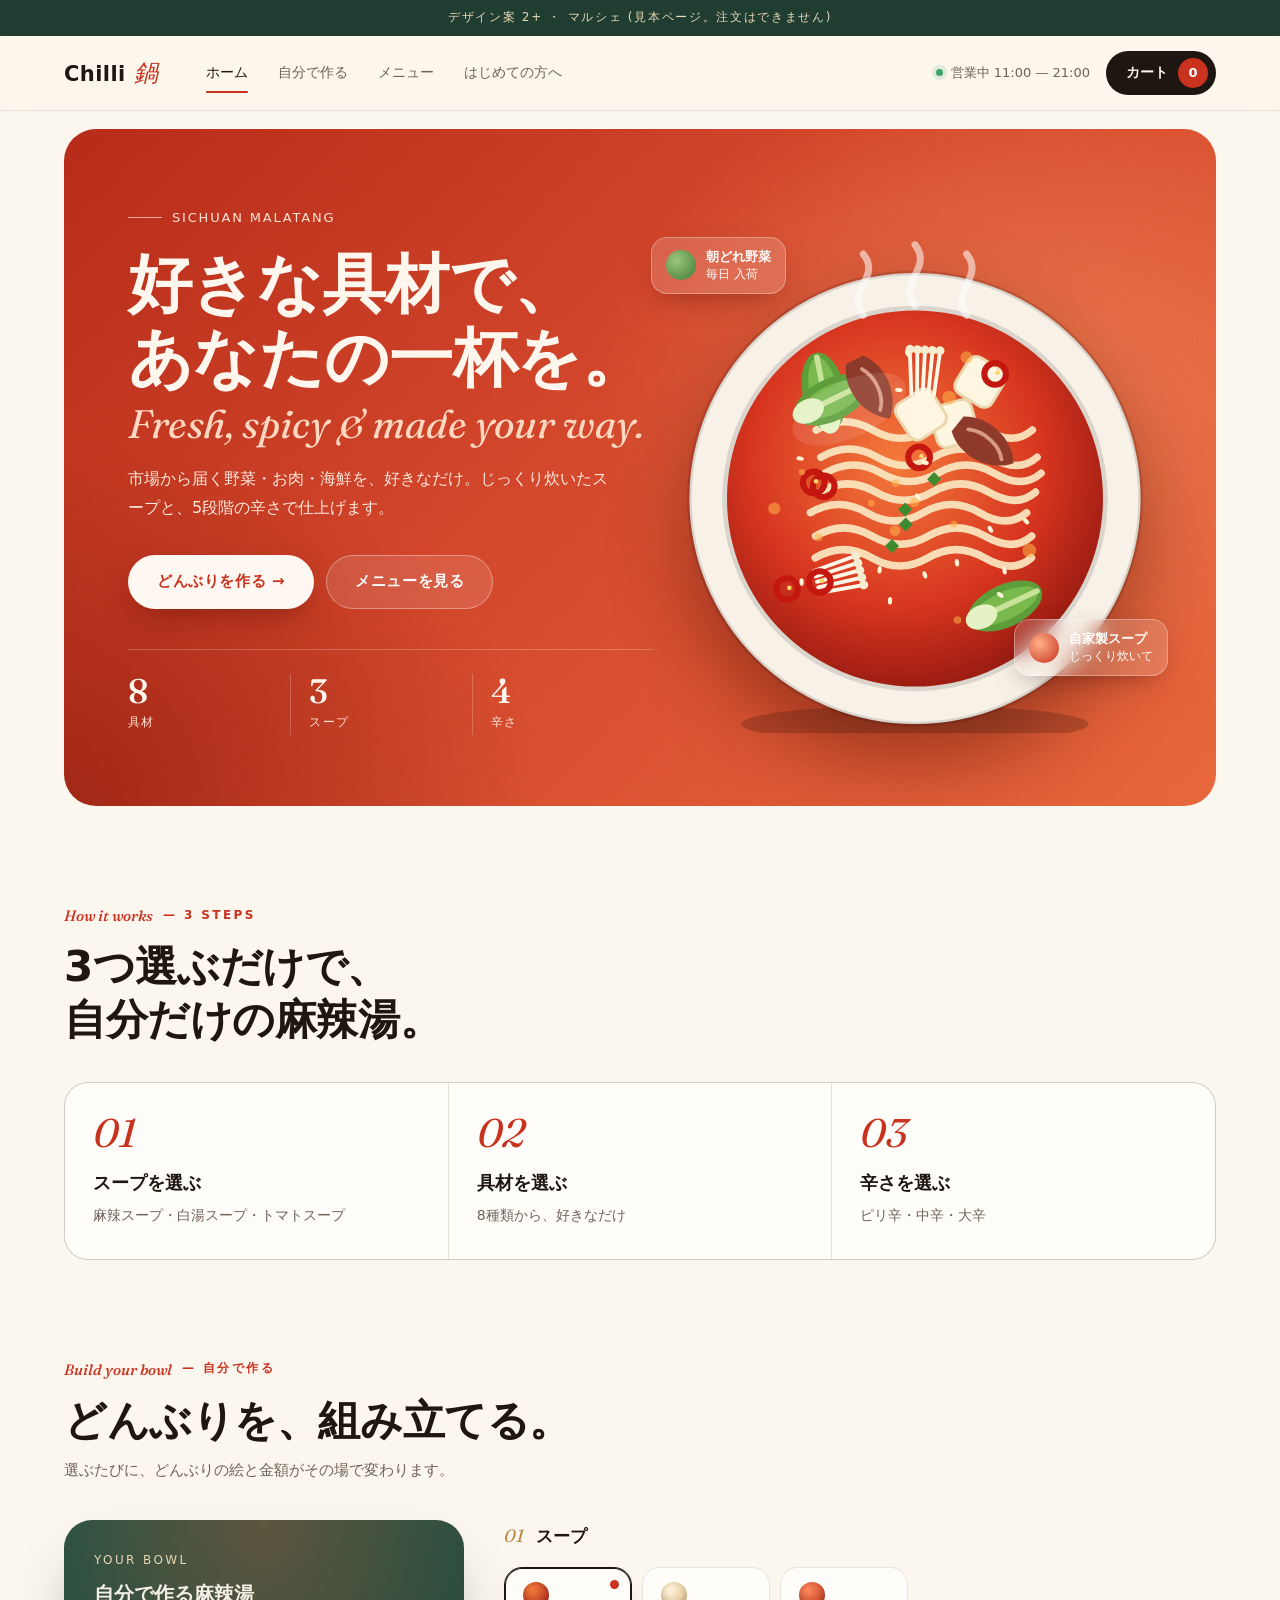
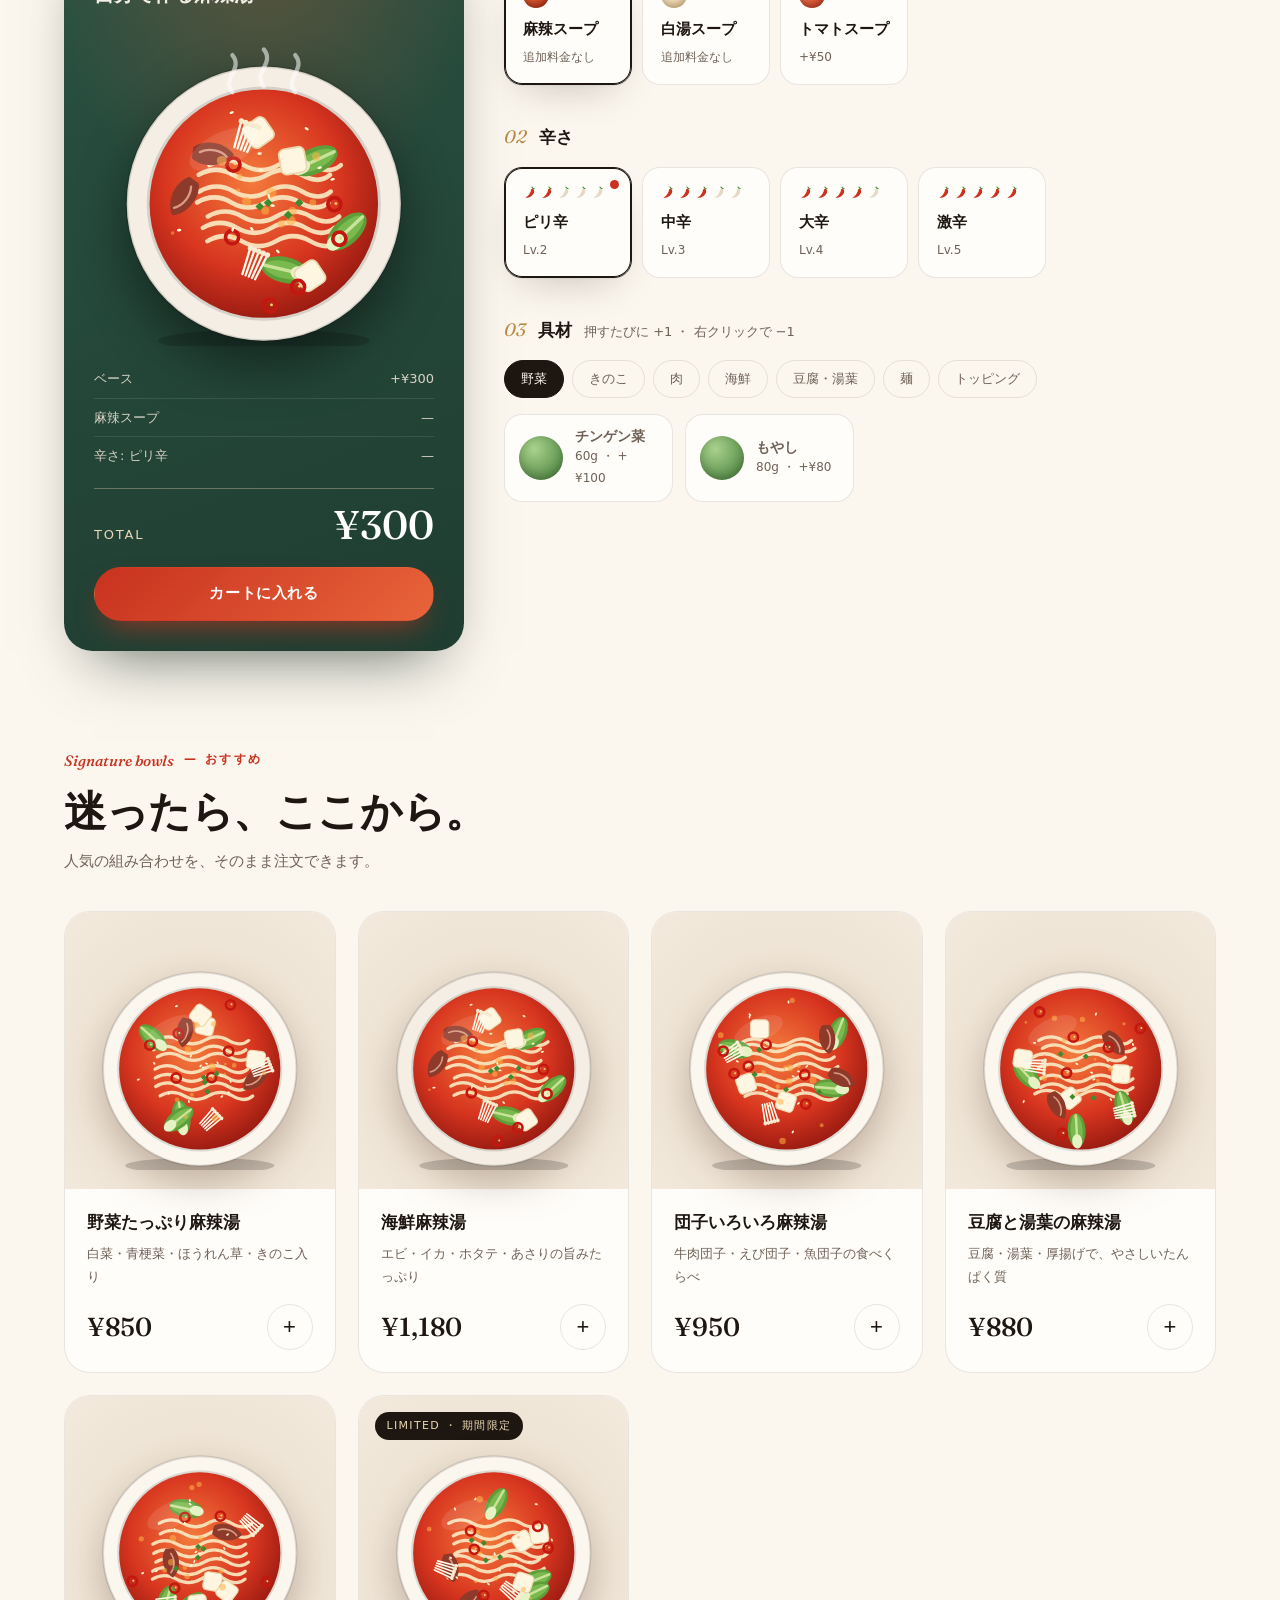
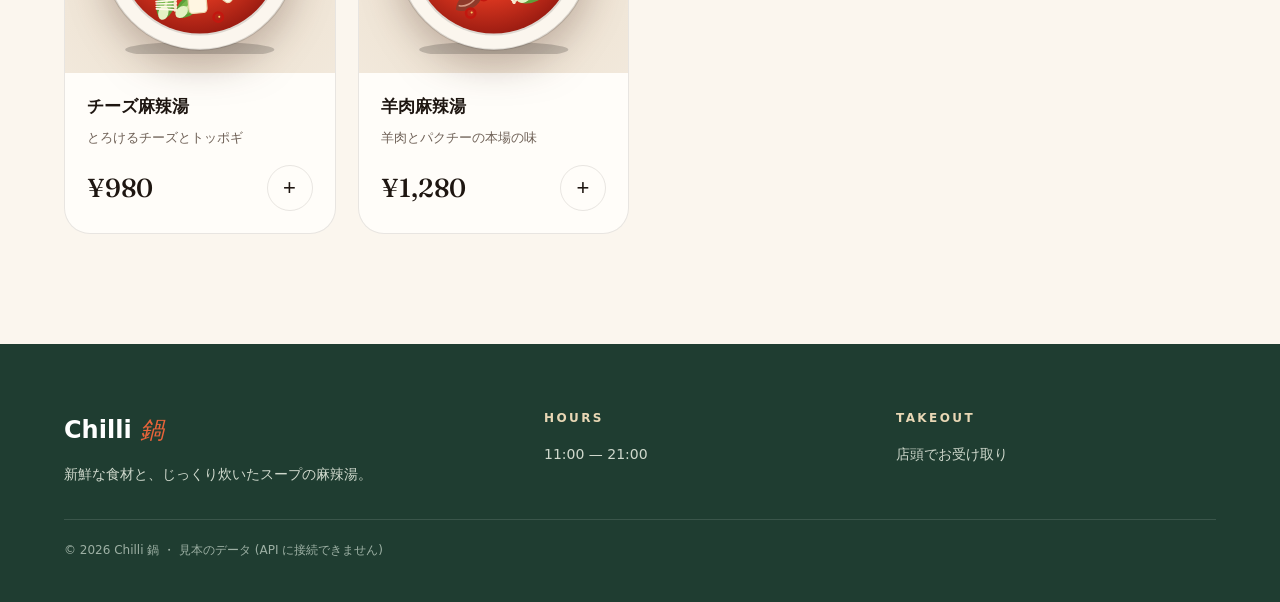
<file: design-concepts/v3/marche.html>
<!doctype html>
<html lang="ja">
<head>
<meta charset="utf-8">
<meta name="viewport" content="width=device-width, initial-scale=1">
<title>案2+ マルシェ | Chilli 鍋</title>
<!-- design-concepts/v3/marche.html — デザイン案2 を大人っぽく・高級感のある形に. Owner: Lin
     元の案2 (ichiba.html) と同じ「新鮮な食材」「どんぶりを作る」の考え方のまま、
     色: トマトから熾火 (おきび) へのグラデーション・深い森の緑・真鍮の金・クリームとオーツ色
     文字: 角のある日本語ゴシック + 英語と数字だけ イタリックのセリフ体
     形: すりガラスのパネル・細い線・やわらかい影 -->
<link rel="preconnect" href="https://fonts.googleapis.com">
<link href="https://fonts.googleapis.com/css2?family=Fraunces:ital,opsz,wght@0,9..144,500;0,9..144,600;1,9..144,400;1,9..144,500&family=Zen+Kaku+Gothic+New:wght@400;500;700;900&display=swap" rel="stylesheet">
<style>
  :root {
    --cream: #FBF6EE; --oat: #F2E9DC; --oat-2: #EADDCB; --white: #FFFDF9;
    --ink: #1E1611; --muted: #6F6157; --line: rgba(30, 22, 17, .10);
    --tomato: #C8321F; --ember: #E8643A; --ember-soft: #F6D3C2;
    --forest: #1F3D31; --forest-2: #2A5242; --sage: #A8BBA0;
    --brass: #B98A45; --brass-soft: #E9D7B5;
    --serif: "Fraunces", "Times New Roman", serif;
    --sans: "Zen Kaku Gothic New", "Noto Sans JP", system-ui, sans-serif;
    --shadow: 0 1px 2px rgba(30, 22, 17, .05), 0 18px 40px -18px rgba(30, 22, 17, .25);
  }
  * { box-sizing: border-box; }
  html { scroll-behavior: smooth; }
  body { margin: 0; background: var(--cream); color: var(--ink); font: 15px/1.8 var(--sans); -webkit-font-smoothing: antialiased; }
  a { color: inherit; text-decoration: none; }
  .wrap { max-width: 1200px; margin: 0 auto; padding: 0 24px; }
  .concept-note { background: var(--forest); color: var(--brass-soft); text-align: center; font-size: 12px; padding: 7px; letter-spacing: .14em; }
  .serif { font-family: var(--serif); font-style: italic; font-weight: 400; }

  /* header */
  header { position: sticky; top: 0; z-index: 30; background: rgba(251, 246, 238, .78); backdrop-filter: blur(14px) saturate(1.4); border-bottom: 1px solid var(--line); }
  .hrow { display: flex; align-items: center; gap: 28px; height: 74px; }
  .logo { display: flex; align-items: baseline; gap: 8px; font-weight: 900; font-size: 21px; letter-spacing: .02em; }
  .logo .serif { color: var(--tomato); font-size: 24px; }
  nav { display: flex; gap: 30px; margin-left: 20px; font-size: 14px; font-weight: 500; color: var(--muted); }
  nav a { position: relative; padding: 4px 0; }
  nav a:hover, nav a.on { color: var(--ink); }
  nav a.on::after { content: ""; position: absolute; left: 0; right: 0; bottom: -4px; height: 2px; background: var(--tomato); border-radius: 2px; }
  .hright { margin-left: auto; display: flex; align-items: center; gap: 16px; }
  .open { display: inline-flex; align-items: center; gap: 8px; font-size: 13px; color: var(--muted); }
  .open i { width: 7px; height: 7px; border-radius: 50%; background: #3FA36B; box-shadow: 0 0 0 4px rgba(63, 163, 107, .15); }
  .cart { display: inline-flex; align-items: center; gap: 10px; height: 44px; padding: 0 8px 0 20px; border-radius: 999px; background: var(--ink); color: var(--cream); font-size: 14px; font-weight: 700; }
  .cart b { display: grid; place-items: center; min-width: 30px; height: 30px; border-radius: 50%; background: var(--tomato); color: #fff; font-size: 13px; }

  /* hero */
  .hero { position: relative; margin-top: 18px; }
  .hero-card { position: relative; overflow: hidden; display: grid; grid-template-columns: 1.05fr .95fr; align-items: center; gap: 24px; padding: clamp(32px, 5vw, 72px); border-radius: 32px; color: #FFF6EE;
    background:
      radial-gradient(60% 80% at 82% 40%, rgba(255, 160, 110, .45), transparent 60%),
      radial-gradient(70% 90% at 0% 100%, rgba(120, 15, 5, .55), transparent 60%),
      linear-gradient(135deg, #B42A18 0%, #D2452A 45%, #E8643A 100%); }
  .hero-card::after { content: ""; position: absolute; inset: 0; pointer-events: none; opacity: .14; mix-blend-mode: overlay;
    background-image: url("data:image/svg+xml,%3Csvg xmlns='http://www.w3.org/2000/svg' width='160' height='160'%3E%3Cfilter id='n'%3E%3CfeTurbulence type='fractalNoise' baseFrequency='.9' numOctaves='2'/%3E%3C/filter%3E%3Crect width='100%25' height='100%25' filter='url(%23n)'/%3E%3C/svg%3E"); }
  .hero-card > * { position: relative; z-index: 1; }
  .eyebrow { display: inline-flex; align-items: center; gap: 10px; font-size: 13px; letter-spacing: .14em; color: #FFE3D2; }
  .eyebrow .line { width: 34px; height: 1px; background: currentColor; opacity: .7; }
  h1 { margin: 18px 0 18px; font-weight: 900; font-size: clamp(36px, 5vw, 66px); line-height: 1.16; letter-spacing: -.01em; }
  h1 .serif { display: block; margin-top: 6px; font-size: .62em; color: #FFD8C2; letter-spacing: 0; }
  .hero-card p { margin: 0 0 32px; max-width: 30em; font-size: 16px; color: #FFE9DD; }
  .ctas { display: flex; flex-wrap: wrap; gap: 12px; }
  .btn { display: inline-flex; align-items: center; justify-content: center; gap: 10px; height: 54px; padding: 0 28px; border-radius: 999px; font: 700 15px var(--sans); letter-spacing: .04em; border: 1px solid transparent; cursor: pointer; transition: transform .2s, background .2s, box-shadow .2s; }
  .btn:hover { transform: translateY(-2px); }
  .btn-light { background: #FFF8F2; color: var(--tomato); box-shadow: 0 12px 30px -10px rgba(80, 10, 0, .5); }
  .btn-glass { background: rgba(255, 255, 255, .12); border-color: rgba(255, 255, 255, .35); color: #fff; backdrop-filter: blur(8px); }
  .btn-glass:hover { background: rgba(255, 255, 255, .2); }
  .stats { display: flex; gap: 0; margin-top: 40px; padding-top: 24px; border-top: 1px solid rgba(255, 255, 255, .22); }
  .stat { flex: 1; padding-right: 18px; }
  .stat + .stat { padding-left: 18px; border-left: 1px solid rgba(255, 255, 255, .22); }
  .stat b { display: block; font: 500 34px/1 var(--serif); }
  .stat span { font-size: 12px; letter-spacing: .1em; color: #FFE3D2; }
  .hero-art { position: relative; justify-self: center; width: min(100%, 470px); }
  .hero-art .bowl { width: 100%; filter: drop-shadow(0 34px 40px rgba(70, 8, 0, .45)); }
  .glass { position: absolute; display: flex; align-items: center; gap: 10px; padding: 10px 14px; border-radius: 16px; background: rgba(255, 250, 245, .16); border: 1px solid rgba(255, 255, 255, .3); backdrop-filter: blur(12px); color: #fff; font-size: 12px; line-height: 1.4; box-shadow: 0 10px 30px -12px rgba(60, 5, 0, .5); }
  .glass i { width: 30px; height: 30px; border-radius: 50%; flex: none; }
  .glass b { display: block; font-size: 13px; }
  .glass.g1 { top: 8%; left: -6%; } .glass.g1 i { background: radial-gradient(circle at 35% 35%, #9BC77A, #3F7A35); }
  .glass.g2 { bottom: 12%; right: -4%; } .glass.g2 i { background: radial-gradient(circle at 35% 35%, #FFB089, #C8321F); }
  @keyframes steam { 0% { opacity: 0; transform: translateY(8px); } 40% { opacity: .5; } 100% { opacity: 0; transform: translateY(-16px); } }
  .bowl-steam path { animation: steam 3s ease-in-out infinite; }
  .bowl-steam path:nth-child(2) { animation-delay: 1s; } .bowl-steam path:nth-child(3) { animation-delay: 2s; }

  /* sections */
  section { padding: 96px 0 0; }
  .shead { display: flex; align-items: flex-end; justify-content: space-between; gap: 24px; margin-bottom: 36px; }
  .kicker { display: flex; align-items: center; gap: 10px; margin-bottom: 12px; font-size: 12px; letter-spacing: .2em; color: var(--tomato); font-weight: 700; }
  .kicker .serif { font-size: 15px; letter-spacing: 0; font-weight: 500; }
  h2 { margin: 0; font-weight: 900; font-size: clamp(28px, 3.4vw, 42px); line-height: 1.25; letter-spacing: -.01em; }
  .shead p { margin: 10px 0 0; max-width: 34em; color: var(--muted); }

  /* how it works */
  .how { display: grid; grid-template-columns: repeat(3, 1fr); gap: 1px; background: var(--line); border: 1px solid var(--line); border-radius: 24px; overflow: hidden; }
  .how > div { background: var(--white); padding: 30px 28px; }
  .how .n { font: italic 400 40px/1 var(--serif); color: var(--tomato); }
  .how h3 { margin: 14px 0 4px; font-size: 18px; font-weight: 700; }
  .how p { margin: 0; font-size: 14px; color: var(--muted); }

  /* builder */
  .builder { display: grid; grid-template-columns: 400px 1fr; gap: 40px; align-items: start; }
  .panel { position: sticky; top: 96px; padding: 30px; border-radius: 28px; color: #F3EEE6; overflow: hidden;
    background: radial-gradient(80% 60% at 50% 0%, rgba(232, 100, 58, .28), transparent 70%), linear-gradient(160deg, var(--forest-2), var(--forest)); box-shadow: 0 30px 60px -30px rgba(15, 35, 25, .7); }
  .panel .label { font-size: 12px; letter-spacing: .2em; color: var(--brass-soft); }
  .panel h3 { margin: 4px 0 6px; font-weight: 700; font-size: 20px; }
  .panel .bowl { display: block; width: 84%; margin: 6px auto 0; filter: drop-shadow(0 22px 26px rgba(0, 0, 0, .45)); }
  .lines { margin: 14px 0 0; padding: 0; list-style: none; max-height: 160px; overflow-y: auto; }
  .lines li { display: flex; justify-content: space-between; padding: 7px 0; border-bottom: 1px solid rgba(255, 255, 255, .1); font-size: 13px; color: #D9D2C6; }
  .lines li:last-child { border-bottom: 0; }
  .total { display: flex; justify-content: space-between; align-items: baseline; margin-top: 14px; padding-top: 16px; border-top: 1px solid rgba(233, 215, 181, .35); }
  .total span { font-size: 13px; letter-spacing: .14em; color: var(--brass-soft); }
  .total b { font: 500 40px/1 var(--serif); color: #fff; }
  .panel .btn { width: 100%; margin-top: 20px; background: linear-gradient(135deg, var(--tomato), var(--ember)); color: #fff; box-shadow: 0 14px 30px -12px rgba(200, 50, 31, .8); }

  .opt { margin-bottom: 36px; }
  .opt h3 { display: flex; align-items: baseline; gap: 12px; margin: 0 0 14px; font-size: 17px; font-weight: 700; }
  .opt h3 .serif { color: var(--brass); font-size: 18px; }
  .opt h3 small { font: 400 13px var(--sans); color: var(--muted); }
  .seg { display: flex; flex-wrap: wrap; gap: 10px; }
  .choice { position: relative; min-width: 128px; padding: 14px 18px; border-radius: 18px; background: var(--white); border: 1px solid var(--line); text-align: left; font: inherit; color: inherit; cursor: pointer; transition: border-color .2s, box-shadow .2s, transform .2s; }
  .choice:hover { border-color: rgba(30, 22, 17, .3); transform: translateY(-1px); }
  .choice b { display: block; font-size: 15px; }
  .choice span { font-size: 12px; color: var(--muted); }
  .choice.on { border-color: var(--ink); box-shadow: inset 0 0 0 1px var(--ink), var(--shadow); }
  .choice.on::after { content: ""; position: absolute; top: 12px; right: 12px; width: 9px; height: 9px; border-radius: 50%; background: var(--tomato); }
  .choice .swatch { display: block; width: 26px; height: 26px; margin-bottom: 8px; border-radius: 50%; box-shadow: inset 0 -3px 6px rgba(0, 0, 0, .2); }
  .heat { display: inline-flex; gap: 2px; margin-bottom: 6px; } .heat svg { width: 15px; height: 15px; }

  .cats { display: flex; gap: 8px; overflow-x: auto; margin-bottom: 16px; scrollbar-width: none; }
  .cats button { flex: none; height: 38px; padding: 0 16px; border-radius: 999px; border: 1px solid var(--line); background: transparent; color: var(--muted); font: 500 13px var(--sans); cursor: pointer; }
  .cats button.on { background: var(--ink); border-color: var(--ink); color: var(--cream); }
  .ings { display: grid; grid-template-columns: repeat(auto-fill, minmax(168px, 1fr)); gap: 12px; }
  .ing { position: relative; display: grid; grid-template-columns: 44px 1fr; gap: 12px; align-items: center; padding: 12px 14px; border-radius: 18px; background: var(--white); border: 1px solid var(--line); cursor: pointer; font: inherit; color: inherit; text-align: left; transition: border-color .2s, box-shadow .2s; }
  .ing:hover { border-color: rgba(30, 22, 17, .28); }
  .ing.on { border-color: var(--forest); box-shadow: inset 0 0 0 1px var(--forest); }
  .ing .dot { width: 44px; height: 44px; border-radius: 50%; box-shadow: inset 0 -4px 8px rgba(0, 0, 0, .18); }
  .ing b { display: block; font-size: 14px; line-height: 1.35; }
  .ing span { font-size: 12px; color: var(--muted); }
  .ing .qty { position: absolute; top: -8px; right: -8px; display: none; place-items: center; min-width: 26px; height: 26px; padding: 0 6px; border-radius: 999px; background: var(--forest); color: #fff; font-size: 12px; font-weight: 700; }
  .ing.on .qty { display: grid; }
  .hint { margin: 10px 0 0; font-size: 12px; color: var(--muted); }

  /* menu */
  .menu { display: grid; grid-template-columns: repeat(auto-fill, minmax(260px, 1fr)); gap: 22px; }
  .mcard { position: relative; display: flex; flex-direction: column; border-radius: 26px; background: var(--white); border: 1px solid var(--line); overflow: hidden; transition: transform .25s, box-shadow .25s; }
  .mcard:hover { transform: translateY(-4px); box-shadow: var(--shadow); }
  .mcard .art { position: relative; padding: 26px 34px 10px; background: radial-gradient(70% 70% at 50% 55%, var(--oat-2), var(--oat)); }
  .mcard .bowl { width: 100%; filter: drop-shadow(0 16px 18px rgba(60, 25, 10, .25)); transition: transform .4s; }
  .mcard:hover .bowl { transform: rotate(-6deg) scale(1.03); }
  .mcard .badge { position: absolute; top: 16px; left: 16px; padding: 4px 12px; border-radius: 999px; background: var(--ink); color: var(--brass-soft); font-size: 11px; letter-spacing: .12em; }
  .mbody { display: flex; flex-direction: column; flex: 1; padding: 18px 22px 22px; }
  .mbody h3 { margin: 0 0 4px; font-size: 17px; font-weight: 700; }
  .mbody p { margin: 0 0 16px; font-size: 13px; color: var(--muted); }
  .mfoot { display: flex; align-items: center; justify-content: space-between; margin-top: auto; }
  .price { font: 500 26px/1 var(--serif); }
  .price small { font: 400 12px var(--sans); color: var(--muted); }
  .plus { display: grid; place-items: center; width: 46px; height: 46px; border-radius: 50%; border: 1px solid var(--line); background: transparent; color: var(--ink); font-size: 22px; cursor: pointer; transition: background .2s, color .2s, border-color .2s; }
  .mcard:hover .plus { background: var(--tomato); border-color: var(--tomato); color: #fff; }
  .mcard.soldout { opacity: .5; } .mcard.soldout .plus { cursor: not-allowed; }

  /* footer */
  footer { margin-top: 110px; padding: 64px 0 40px; background: var(--forest); color: #CFD8CC; }
  .fgrid { display: grid; grid-template-columns: 1.4fr 1fr 1fr; gap: 32px; padding-bottom: 32px; border-bottom: 1px solid rgba(255, 255, 255, .12); }
  .fgrid h4 { margin: 0 0 12px; font-size: 12px; letter-spacing: .2em; color: var(--brass-soft); font-weight: 700; }
  .fgrid p { margin: 0; font-size: 14px; }
  .flogo { font-weight: 900; font-size: 24px; color: #fff; } .flogo .serif { color: var(--ember); }
  .fbottom { padding-top: 20px; font-size: 12px; color: #9DB0A4; }

  @media (max-width: 940px) {
    nav, .open { display: none; }
    .hero-card, .builder, .how { grid-template-columns: 1fr; }
    .hero-art { order: -1; width: min(84%, 360px); }
    .glass.g1 { left: -2%; } .glass.g2 { right: -2%; }
    .panel { position: static; }
    .fgrid { grid-template-columns: 1fr; }
    section { padding-top: 72px; }
  }
  @media (max-width: 520px) {
    .wrap { padding: 0 16px; }
    .stats { flex-wrap: wrap; } .stat b { font-size: 28px; }
    .choice { min-width: calc(50% - 5px); }
    .glass { display: none; }
  }
  @media (prefers-reduced-motion: reduce) { * { animation: none !important; transition: none !important; } }
</style>
</head>
<body>
  <div class="concept-note">デザイン案 2+ ・ マルシェ (見本ページ。注文はできません)</div>
  <header>
    <div class="wrap hrow">
      <a class="logo" href="#">Chilli <span class="serif">鍋</span></a>
      <nav aria-label="メニュー"><a class="on" href="#">ホーム</a><a href="#build">自分で作る</a><a href="#menu">メニュー</a><a href="#how">はじめての方へ</a></nav>
      <div class="hright">
        <span class="open"><i></i>営業中 11:00 — 21:00</span>
        <a class="cart" href="#">カート <b id="cartN">0</b></a>
      </div>
    </div>
  </header>

  <div class="wrap hero">
    <div class="hero-card">
      <div>
        <span class="eyebrow"><span class="line"></span>SICHUAN MALATANG</span>
        <h1>好きな具材で、<br>あなたの一杯を。<span class="serif">Fresh, spicy &amp; made your way.</span></h1>
        <p>市場から届く野菜・お肉・海鮮を、好きなだけ。じっくり炊いたスープと、5段階の辛さで仕上げます。</p>
        <div class="ctas"><a class="btn btn-light" href="#build">どんぶりを作る →</a><a class="btn btn-glass" href="#menu">メニューを見る</a></div>
        <div class="stats" id="stats"></div>
      </div>
      <div class="hero-art" id="heroArt">
        <div class="glass g1"><i></i><span><b>朝どれ野菜</b>毎日 入荷</span></div>
        <div class="glass g2"><i></i><span><b>自家製スープ</b>じっくり炊いて</span></div>
      </div>
    </div>
  </div>

  <section id="how">
    <div class="wrap">
      <div class="shead"><div><div class="kicker"><span class="serif">How it works</span>— 3 STEPS</div><h2>3つ選ぶだけで、<br>自分だけの麻辣湯。</h2></div></div>
      <div class="how" id="how3"></div>
    </div>
  </section>

  <section id="build">
    <div class="wrap">
      <div class="shead"><div><div class="kicker"><span class="serif">Build your bowl</span>— 自分で作る</div><h2>どんぶりを、組み立てる。</h2><p>選ぶたびに、どんぶりの絵と金額がその場で変わります。</p></div></div>
      <div class="builder">
        <aside class="panel">
          <div class="label">YOUR BOWL</div>
          <h3 id="pname">自分で作る麻辣湯</h3>
          <div id="liveBowl"></div>
          <ul class="lines" id="lines"></ul>
          <div class="total"><span>TOTAL</span><b id="total">¥0</b></div>
          <button class="btn" type="button" id="addBowl">カートに入れる</button>
        </aside>
        <div>
          <div class="opt"><h3><span class="serif">01</span>スープ</h3><div class="seg" id="soups"></div></div>
          <div class="opt"><h3><span class="serif">02</span>辛さ</h3><div class="seg" id="spices"></div></div>
          <div class="opt"><h3><span class="serif">03</span>具材 <small>押すたびに +1 ・ 右クリックで −1</small></h3>
            <div class="cats" id="cats"></div>
            <div class="ings" id="ings"></div>
          </div>
        </div>
      </div>
    </div>
  </section>

  <section id="menu">
    <div class="wrap">
      <div class="shead"><div><div class="kicker"><span class="serif">Signature bowls</span>— おすすめ</div><h2>迷ったら、ここから。</h2><p>人気の組み合わせを、そのまま注文できます。</p></div></div>
      <div class="menu" id="menuGrid"></div>
    </div>
  </section>

  <footer>
    <div class="wrap">
      <div class="fgrid">
        <div><div class="flogo">Chilli <span class="serif">鍋</span></div><p style="margin-top:10px">新鮮な食材と、じっくり炊いたスープの麻辣湯。</p></div>
        <div><h4>HOURS</h4><p>11:00 — 21:00</p></div>
        <div><h4>TAKEOUT</h4><p>店頭でお受け取り</p></div>
      </div>
      <div class="fbottom">© 2026 Chilli 鍋 ・ <span id="dataNote"></span></div>
    </div>
  </footer>

<script src="data.js"></script>
<script src="bowl.js"></script>
<script>
// 具材の色 (カテゴリごと。写真のかわりの丸)
const CAT_GRAD = {
  '野菜': ['#A9D18C', '#3F7A35'], 'きのこ': ['#E8C9A0', '#9A6A3A'], '肉': ['#E39A86', '#8E3A2A'], '海鮮': ['#F2A98C', '#C0503A'],
  '団子・練り物': ['#F1D3A0', '#B9874A'], '豆腐・湯葉': ['#FFF4DF', '#D9BE8F'], '麺': ['#F7E2B8', '#C99A55'], '点心': ['#F4D9B5', '#B07A45'], 'トッピング': ['#FFD38A', '#D98A1F'],
};
const SOUP_SWATCH = { '麻辣': ['#F47A3C', '#9E1D12'], 'トマト': ['#FF8A5B', '#B22A1B'], '白湯': ['#FFF3DD', '#D9B57C'], 'きのこ': ['#D9A066', '#6E3B1A'] };
const BROTH = { 'トマト': 'tomato', '白湯': 'paitan', 'きのこ': 'mushroom' };
const grad = (c) => `radial-gradient(circle at 35% 30%, ${c[0]}, ${c[1]})`;
const st = { base: 300, soup: null, spice: null, picks: new Map(), cat: null, cartN: 0 };
let D;

function soupKey(s) { return s ? Object.keys(SOUP_SWATCH).find(k => s.name.includes(k)) : null; }

function render() {
  const soup = D.soups.find(s => s.id === st.soup);
  const spice = D.spices.find(s => s.id === st.spice);
  const bk = soup ? Object.keys(BROTH).find(k => soup.name.includes(k)) : null;
  document.getElementById('liveBowl').innerHTML = bowlSVG({ seed: 4 + st.picks.size, rim: '#F4EEE4', broth: bk ? BROTH[bk] : 'mala', steam: true });
  let total = st.base;
  const rows = [[`ベース`, st.base]];
  if (soup) { rows.push([soup.name, soup.price || 0]); total += soup.price || 0; }
  if (spice) { rows.push([`辛さ: ${spice.name}`, spice.extra_price || 0]); total += spice.extra_price || 0; }
  for (const [id, q] of st.picks) {
    const i = D.ingredients.find(x => x.id === id);
    rows.push([`${i.name}${q > 1 ? ' ×' + q : ''}`, i.price * q]);
    total += i.price * q;
  }
  document.getElementById('lines').innerHTML = rows.map(([n, p]) => `<li><span>${esc(n)}</span><span>${p ? '+' + yen(p) : '—'}</span></li>`).join('');
  document.getElementById('total').textContent = yen(total);
  document.querySelectorAll('[data-soup]').forEach(c => c.classList.toggle('on', Number(c.dataset.soup) === st.soup));
  document.querySelectorAll('[data-spice]').forEach(c => c.classList.toggle('on', Number(c.dataset.spice) === st.spice));
  document.querySelectorAll('[data-ing]').forEach(b => {
    const q = st.picks.get(Number(b.dataset.ing)) || 0;
    b.classList.toggle('on', q > 0);
    b.querySelector('.qty').textContent = q;
  });
}

function renderIngs() {
  const list = D.ingredients.filter(i => i.category_name === st.cat);
  document.getElementById('ings').innerHTML = list.map(i => `
    <button type="button" class="ing" data-ing="${i.id}">
      <span class="dot" style="background:${grad(CAT_GRAD[i.category_name] || CAT_GRAD['野菜'])}"></span>
      <span><b>${esc(i.name)}</b><span>${i.portion ? esc(i.portion) + ' ・ ' : ''}+${yen(i.price)}</span></span>
      <span class="qty">0</span>
    </button>`).join('');
  document.querySelectorAll('#cats button').forEach(b => b.classList.toggle('on', b.dataset.cat === st.cat));
  render();
}

chilliData().then(d => {
  D = d;
  const custom = d.menus.find(m => m.is_custom);
  st.base = custom ? custom.price : 300;
  st.soup = d.soups[0] && d.soups[0].id;
  st.spice = d.spices[0] && d.spices[0].id;
  const cats = [...new Set(d.ingredients.map(i => i.category_name))];
  st.cat = cats[0];
  document.getElementById('dataNote').textContent = d.live ? 'メニュー・値段・具材はお店の本物のデータ' : '見本のデータ (API に接続できません)';
  document.getElementById('heroArt').insertAdjacentHTML('afterbegin', bowlSVG({ seed: 11, rim: '#F7F1E8', steam: true }));
  document.getElementById('stats').innerHTML = [[d.ingredients.length, '具材'], [d.soups.length, 'スープ'], [d.spices.length, '辛さ']]
    .map(([n, l]) => `<div class="stat"><b>${n}</b><span>${l}</span></div>`).join('');
  const names = (l) => l.slice(0, 3).map(x => x.name).join('・');
  document.getElementById('how3').innerHTML = [['01', 'スープを選ぶ', names(d.soups)], ['02', '具材を選ぶ', `${d.ingredients.length}種類から、好きなだけ`], ['03', '辛さを選ぶ', names(d.spices)]]
    .map(([n, t, p]) => `<div><div class="n">${n}</div><h3>${t}</h3><p>${esc(p)}</p></div>`).join('');
  document.getElementById('soups').innerHTML = d.soups.map(s => {
    const k = soupKey(s);
    return `<button type="button" class="choice" data-soup="${s.id}"><span class="swatch" style="background:${grad(SOUP_SWATCH[k] || SOUP_SWATCH['麻辣'])}"></span><b>${esc(s.name)}</b><span>${s.price ? '+' + yen(s.price) : '追加料金なし'}</span></button>`;
  }).join('');
  const max = Math.max(...d.spices.map(s => s.level));
  document.getElementById('spices').innerHTML = d.spices.map(s => `
    <button type="button" class="choice" data-spice="${s.id}"><span class="heat">${Array.from({ length: max }, (_, k) => chiliIcon(k < s.level ? '#C8321F' : '#E5D9C8')).join('')}</span><b>${esc(s.name)}</b><span>${s.extra_price ? '+' + yen(s.extra_price) : 'Lv.' + s.level}</span></button>`).join('');
  document.getElementById('cats').innerHTML = cats.map(c => `<button type="button" data-cat="${esc(c)}">${esc(c)}</button>`).join('');
  document.getElementById('menuGrid').innerHTML = d.menus.filter(m => !m.is_custom).map(m => {
    const { name, limited } = menuLabel(m);
    return `
      <article class="mcard ${m.is_available ? '' : 'soldout'}">
        <div class="art">${limited ? '<span class="badge">LIMITED ・ 期間限定</span>' : ''}${bowlSVG({ seed: m.id, rim: '#FBF6EE' })}</div>
        <div class="mbody">
          <h3>${esc(name)}</h3><p>${esc(m.description)}</p>
          <div class="mfoot"><span class="price">${m.is_available ? yen(m.price) : '<small>売り切れ</small>'}</span><button class="plus" type="button" aria-label="${esc(name)}をカートに入れる" ${m.is_available ? '' : 'disabled'}>+</button></div>
        </div>
      </article>`;
  }).join('');
  renderIngs();
});

document.addEventListener('click', e => {
  const s = e.target.closest('[data-soup]'); if (s) { st.soup = Number(s.dataset.soup); render(); }
  const p = e.target.closest('[data-spice]'); if (p) { st.spice = Number(p.dataset.spice); render(); }
  const c = e.target.closest('[data-cat]'); if (c) { st.cat = c.dataset.cat; renderIngs(); }
  const i = e.target.closest('[data-ing]'); if (i) { const id = Number(i.dataset.ing); st.picks.set(id, Math.min(10, (st.picks.get(id) || 0) + 1)); render(); }
  if (e.target.closest('.plus:not([disabled]), #addBowl')) { st.cartN++; document.getElementById('cartN').textContent = st.cartN; }
});
document.addEventListener('contextmenu', e => {
  const i = e.target.closest('[data-ing]');
  if (!i) return;
  e.preventDefault();
  const id = Number(i.dataset.ing), q = (st.picks.get(id) || 0) - 1;
  if (q > 0) st.picks.set(id, q); else st.picks.delete(id);
  render();
});
</script>
</body>
</html>
</file>
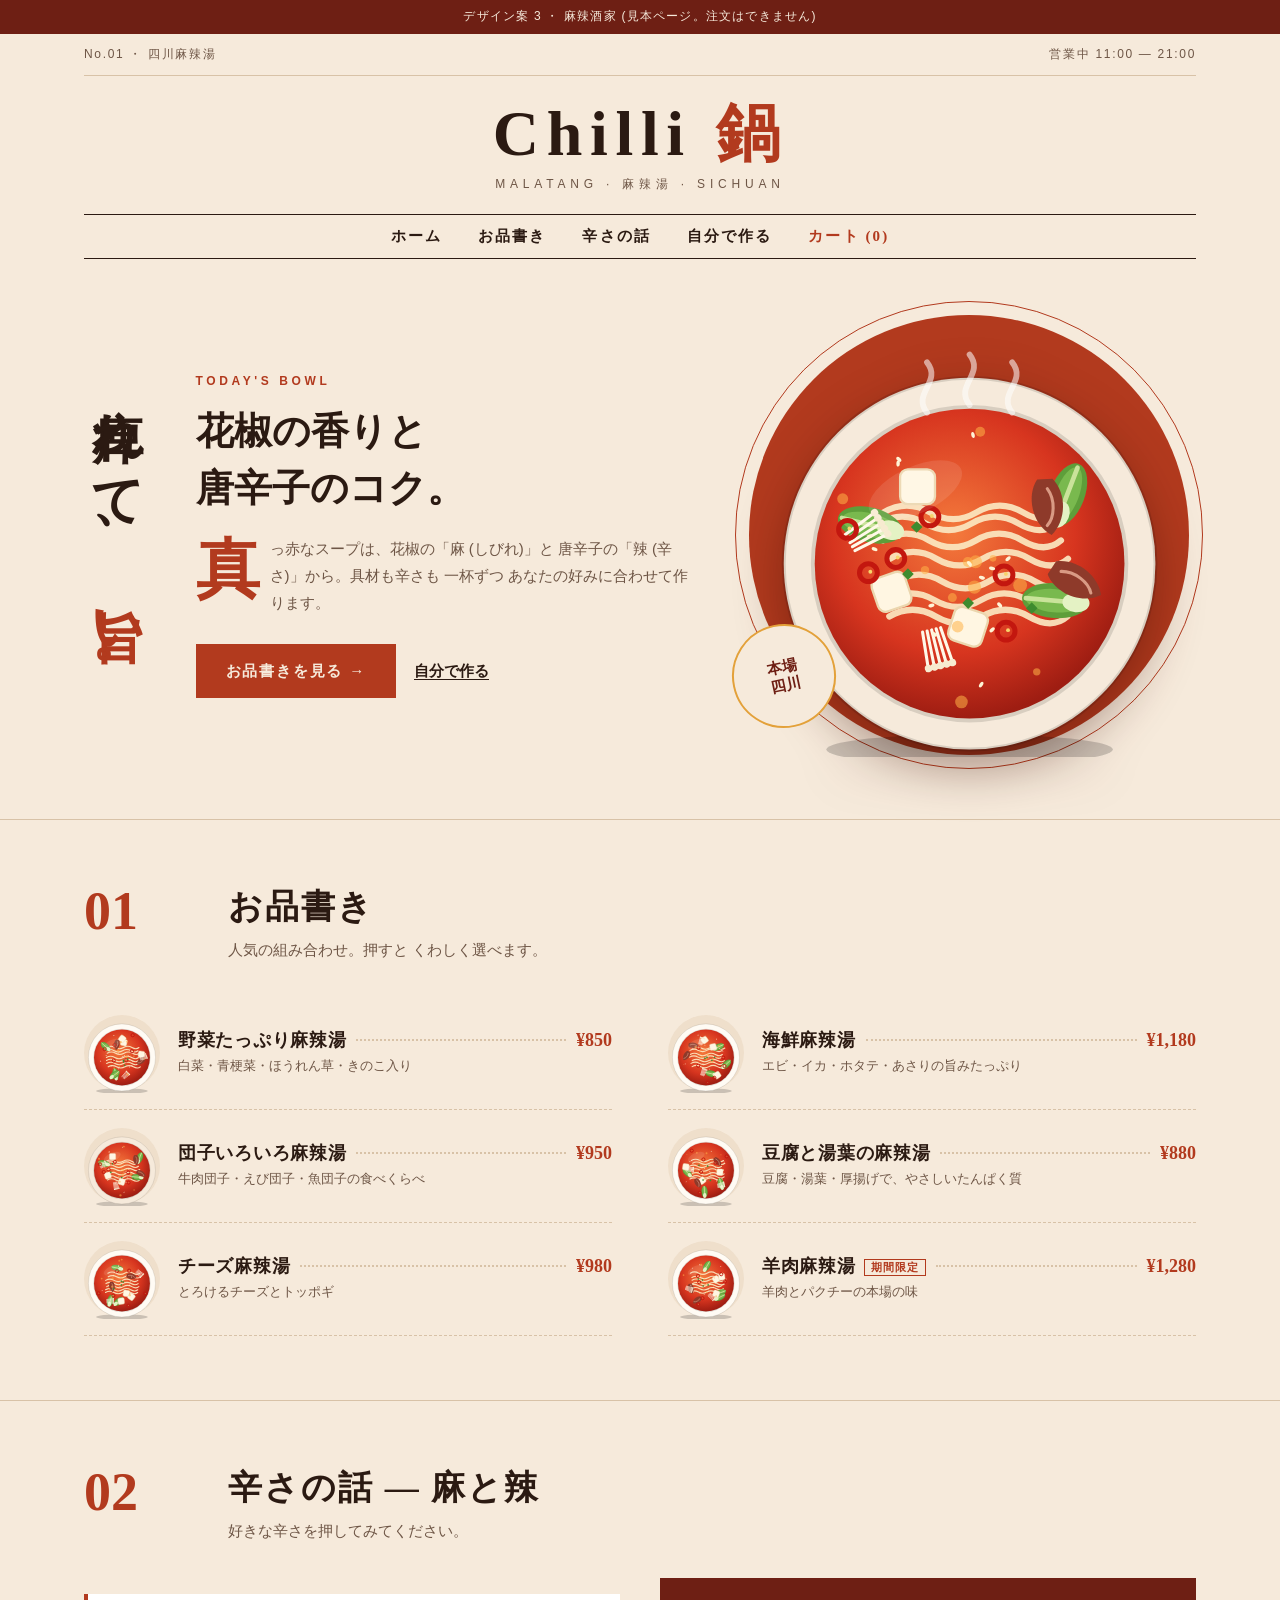
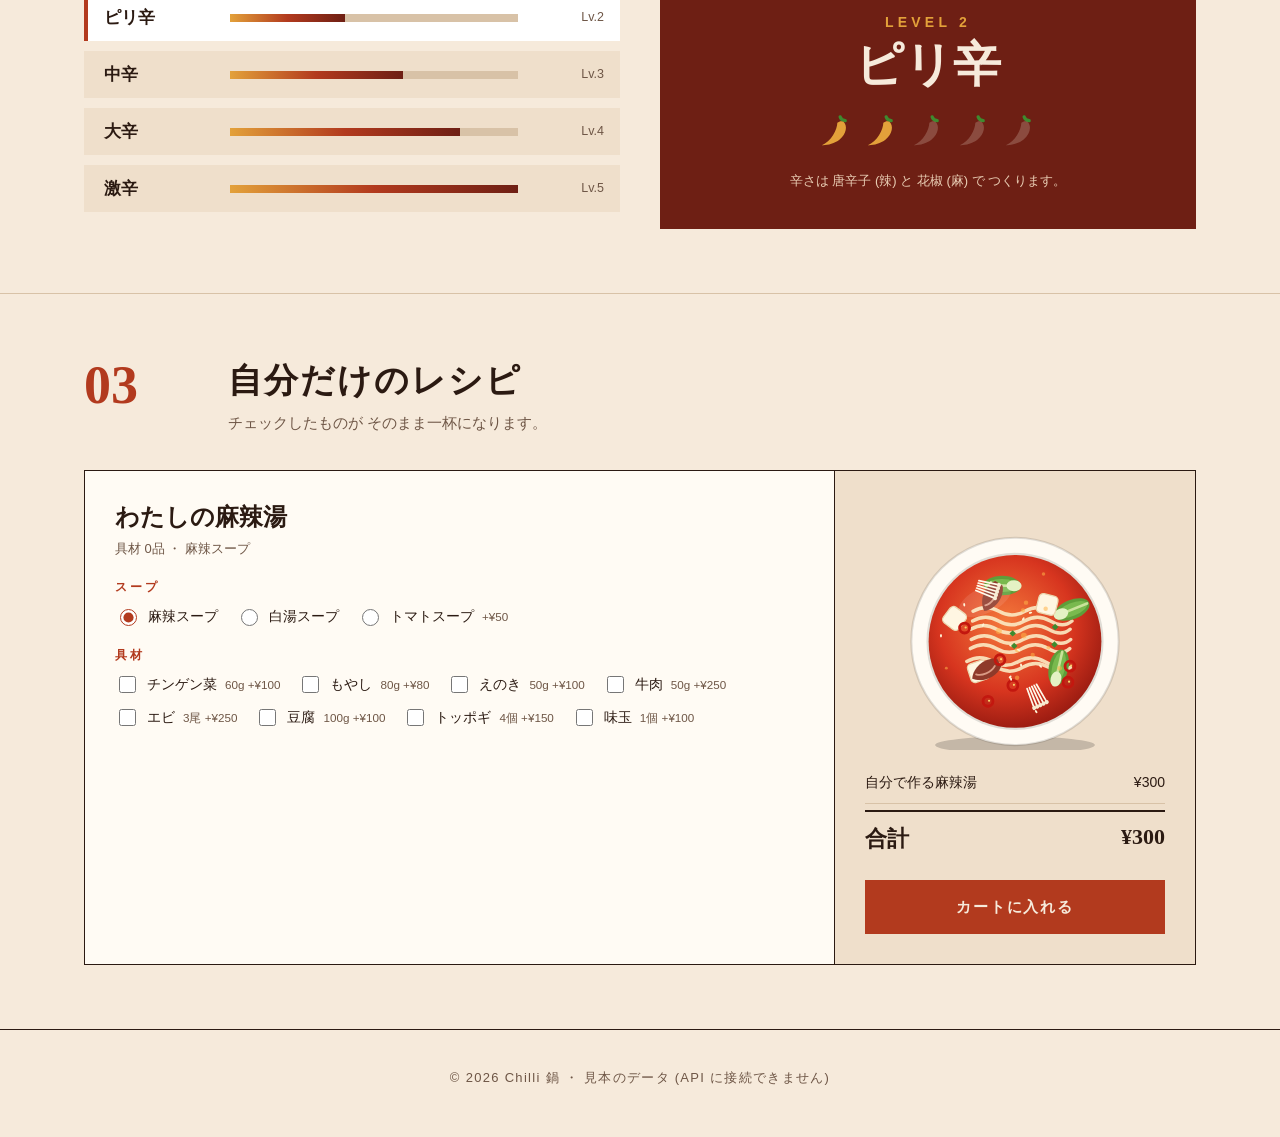
<file: design-concepts/v3/spice.html>
<!doctype html>
<html lang="ja">
<head>
<meta charset="utf-8">
<meta name="viewport" content="width=device-width, initial-scale=1">
<title>案3 麻辣酒家 | Chilli 鍋</title>
<!-- design-concepts/v3/spice.html — デザイン案3「麻辣酒家」. Owner: Lin
     スパイスの色: パプリカの赤・サフランの金・唐辛子の焦げ茶 + 紙の色。料理雑誌のようなレイアウト。
     メニューは お店の「お品書き」のように 点線で値段まで。 -->
<link rel="preconnect" href="https://fonts.googleapis.com">
<link href="https://fonts.googleapis.com/css2?family=Shippori+Mincho+B1:wght@600;800&family=Zen+Kaku+Gothic+New:wght@400;500;700&display=swap" rel="stylesheet">
<style>
  :root {
    --paper: #F6EADB; --paper-2: #EFDFCB; --ink: #2B1A12; --muted: #6E5646; --rule: #D8C2A7;
    --paprika: #B23A1E; --paprika-dark: #8E2C15; --saffron: #E3A13A; --chili: #6E1F14; --olive: #5E6B3A;
    --serif: "Shippori Mincho B1", "Yu Mincho", serif;
    --sans: "Zen Kaku Gothic New", "Noto Sans JP", sans-serif;
  }
  * { box-sizing: border-box; }
  html { scroll-behavior: smooth; }
  body { margin: 0; background: var(--paper); color: var(--ink); font: 15px/1.8 var(--sans); }
  a { color: inherit; text-decoration: none; }
  .wrap { max-width: 1160px; margin: 0 auto; padding: 0 24px; }
  .concept-note { background: var(--chili); color: var(--paper); text-align: center; font-size: 12px; padding: 6px; letter-spacing: .1em; }

  /* masthead */
  .issue { display: flex; justify-content: space-between; padding: 10px 0; border-bottom: 1px solid var(--rule); font-size: 12px; letter-spacing: .14em; color: var(--muted); }
  .mast { text-align: center; padding: 26px 0 18px; }
  .mast .logo { font: 800 clamp(40px, 6vw, 64px)/1 var(--serif); letter-spacing: .12em; }
  .mast .logo span { color: var(--paprika); }
  .mast small { display: block; margin-top: 8px; font-size: 12px; letter-spacing: .4em; color: var(--muted); }
  .mnav { display: flex; justify-content: center; gap: 36px; padding: 12px 0; border-block: 1px solid var(--ink); font: 600 15px var(--serif); letter-spacing: .14em; }
  .mnav a:hover { color: var(--paprika); }
  .mnav .cart { color: var(--paprika); }

  /* hero */
  .hero { display: grid; grid-template-columns: auto 1fr .9fr; gap: 44px; align-items: center; padding-block: 56px 64px; }
  .vert { writing-mode: vertical-rl; white-space: nowrap; font: 800 clamp(34px, 4.4vw, 52px)/1.3 var(--serif); letter-spacing: .14em; }
  .vert em { font-style: normal; color: var(--paprika); }
  .hero-copy .label { font-size: 12px; letter-spacing: .3em; color: var(--paprika); font-weight: 700; }
  .hero-copy h1 { margin: 10px 0 18px; font: 800 clamp(28px, 3.2vw, 38px)/1.5 var(--serif); }
  .hero-copy p { margin: 0 0 28px; color: var(--muted); }
  .dropcap::first-letter { float: left; font: 800 64px/0.9 var(--serif); color: var(--paprika); margin: 6px 10px 0 0; }
  .btn { display: inline-flex; align-items: center; gap: 12px; height: 54px; padding: 0 30px; background: var(--paprika); color: var(--paper); font: 700 15px var(--sans); letter-spacing: .12em; border: 0; cursor: pointer; transition: background .15s; }
  .btn:hover { background: var(--paprika-dark); }
  .btn-text { margin-left: 18px; font: 600 15px var(--serif); border-bottom: 1px solid var(--ink); }
  .plate { position: relative; justify-self: center; width: min(100%, 440px); aspect-ratio: 1; border-radius: 50%; background: var(--paprika); display: grid; place-items: center; }
  .plate::before { content: ""; position: absolute; inset: -14px; border-radius: 50%; border: 1px solid var(--paprika); }
  .plate .bowl { width: 88%; filter: drop-shadow(0 18px 24px rgba(60, 10, 0, .4)); }
  .stamp { position: absolute; bottom: 6%; left: -4%; width: 104px; height: 104px; border-radius: 50%; border: 2px solid var(--saffron); background: var(--paper); color: var(--chili); display: grid; place-items: center; text-align: center; font: 800 15px/1.2 var(--serif); transform: rotate(-12deg); }

  /* section heads */
  section { padding: 64px 0; border-top: 1px solid var(--rule); }
  .sh { display: grid; grid-template-columns: 120px 1fr; gap: 24px; margin-bottom: 34px; }
  .sh .no { font: 800 54px/1 var(--serif); color: var(--paprika); }
  .sh h2 { margin: 0; font: 800 clamp(26px, 3vw, 34px)/1.35 var(--serif); letter-spacing: .06em; }
  .sh p { margin: 6px 0 0; color: var(--muted); }

  /* お品書き */
  .oshinagaki { display: grid; grid-template-columns: 1fr 1fr; gap: 0 56px; }
  .dish { display: grid; grid-template-columns: 76px 1fr; gap: 18px; align-items: center; padding: 18px 0; border-bottom: 1px dashed var(--rule); cursor: pointer; }
  .dish:hover .dname { color: var(--paprika); }
  .dish .thumb { width: 76px; height: 76px; border-radius: 50%; background: var(--paper-2); display: grid; place-items: center; }
  .dish .thumb .bowl { width: 92%; }
  .line { display: flex; align-items: baseline; gap: 10px; }
  .dname { font: 800 18px var(--serif); letter-spacing: .04em; transition: color .15s; }
  .dots { flex: 1; border-bottom: 2px dotted var(--rule); transform: translateY(-5px); }
  .dprice { font: 800 18px var(--serif); color: var(--paprika); white-space: nowrap; }
  .ddesc { margin: 2px 0 0; font-size: 13px; color: var(--muted); }
  .seal { display: inline-block; margin-left: 8px; padding: 0 6px; border: 1px solid var(--paprika); color: var(--paprika); font: 700 11px var(--sans); letter-spacing: .1em; vertical-align: middle; }
  .dish.out { opacity: .45; cursor: default; } .dish.out .dprice { color: var(--muted); }

  /* heat chart */
  .chart { display: grid; grid-template-columns: 1fr 1fr; gap: 40px; align-items: center; }
  .scale { display: grid; gap: 10px; }
  .lv { display: grid; grid-template-columns: 110px 1fr 70px; gap: 16px; align-items: center; padding: 12px 16px; background: var(--paper-2); cursor: pointer; border-left: 4px solid transparent; }
  .lv.on { background: #fff; border-left-color: var(--paprika); }
  .lv b { font: 800 17px var(--serif); }
  .lv .meter { height: 8px; background: var(--rule); }
  .lv .meter i { display: block; height: 100%; background: linear-gradient(90deg, var(--saffron), var(--paprika), var(--chili)); }
  .lv small { text-align: right; color: var(--muted); }
  .heatcard { padding: 36px; background: var(--chili); color: var(--paper); text-align: center; }
  .heatcard .lvno { font: 800 14px var(--sans); letter-spacing: .3em; color: var(--saffron); }
  .heatcard .lvname { margin: 6px 0 18px; font: 800 clamp(34px, 4vw, 48px)/1.2 var(--serif); }
  .heatcard .row { display: flex; justify-content: center; gap: 6px; }
  .heatcard .row svg { width: 40px; height: 40px; transition: opacity .2s; }
  .heatcard p { margin: 18px 0 0; font-size: 13px; color: #E9CDB4; }

  /* recipe card */
  .recipe { display: grid; grid-template-columns: 1fr 360px; gap: 0; border: 1px solid var(--ink); background: #FFFBF4; }
  .recipe .left { padding: 30px; border-right: 1px solid var(--ink); }
  .recipe h3 { margin: 0 0 4px; font: 800 24px var(--serif); }
  .recipe .meta { font-size: 13px; color: var(--muted); margin-bottom: 18px; }
  .group { margin-bottom: 18px; }
  .group h4 { margin: 0 0 8px; font: 700 12px var(--sans); letter-spacing: .24em; color: var(--paprika); }
  .ck { display: flex; flex-wrap: wrap; gap: 8px 18px; }
  .ck label { display: inline-flex; align-items: center; gap: 8px; cursor: pointer; font-size: 14px; }
  .ck input { accent-color: var(--paprika); width: 17px; height: 17px; }
  .ck small { color: var(--muted); }
  .recipe .right { padding: 30px; display: flex; flex-direction: column; background: var(--paper-2); }
  .recipe .right .bowl { width: 72%; margin: 0 auto 12px; display: block; }
  .sum { display: flex; justify-content: space-between; padding: 8px 0; border-bottom: 1px solid var(--rule); font-size: 14px; }
  .sum.total { border-bottom: 0; border-top: 2px solid var(--ink); margin-top: 6px; padding-top: 12px; font: 800 22px var(--serif); }
  .recipe .btn { margin-top: 18px; justify-content: center; }

  footer { padding: 36px 0 48px; border-top: 1px solid var(--ink); font-size: 13px; color: var(--muted); text-align: center; letter-spacing: .1em; }

  @media (max-width: 900px) {
    .mnav { gap: 18px; font-size: 13px; overflow-x: auto; justify-content: flex-start; padding-inline: 4px; }
    .hero { grid-template-columns: 1fr; gap: 28px; }
    .vert { writing-mode: horizontal-tb; height: auto; font-size: 30px; letter-spacing: .08em; }
    .plate { order: -1; width: min(86%, 340px); }
    .sh { grid-template-columns: 1fr; gap: 6px; }
    .oshinagaki, .chart, .recipe { grid-template-columns: 1fr; }
    .recipe .left { border-right: 0; border-bottom: 1px solid var(--ink); }
    .heatcard { padding: 26px; }
  }
</style>
</head>
<body>
  <div class="concept-note">デザイン案 3 ・ 麻辣酒家 (見本ページ。注文はできません)</div>
  <div class="wrap">
    <div class="issue"><span>No.01 ・ 四川麻辣湯</span><span id="openNote">営業中 11:00 — 21:00</span></div>
    <div class="mast"><div class="logo">Chilli <span>鍋</span></div><small>MALATANG · 麻辣湯 · SICHUAN</small></div>
    <nav class="mnav"><a href="#">ホーム</a><a href="#menu">お品書き</a><a href="#heat">辛さの話</a><a href="#recipe">自分で作る</a><a class="cart" href="#">カート (<span id="cartN">0</span>)</a></nav>
  </div>

  <div class="wrap hero">
    <div class="vert">痺れて、<em>旨い。</em></div>
    <div class="hero-copy">
      <div class="label">TODAY'S BOWL</div>
      <h1>花椒の香りと<br>唐辛子のコク。</h1>
      <p class="dropcap">真っ赤なスープは、花椒の「麻 (しびれ)」と 唐辛子の「辣 (辛さ)」から。具材も辛さも 一杯ずつ あなたの好みに合わせて作ります。</p>
      <a class="btn" href="#menu">お品書きを見る →</a><a class="btn-text" href="#recipe">自分で作る</a>
    </div>
    <div class="plate" id="plate"><span class="stamp">本場<br>四川</span></div>
  </div>

  <section id="menu">
    <div class="wrap">
      <div class="sh"><div class="no">01</div><div><h2>お品書き</h2><p>人気の組み合わせ。押すと くわしく選べます。</p></div></div>
      <div class="oshinagaki" id="list"></div>
    </div>
  </section>

  <section id="heat">
    <div class="wrap">
      <div class="sh"><div class="no">02</div><div><h2>辛さの話 — 麻と辣</h2><p>好きな辛さを押してみてください。</p></div></div>
      <div class="chart">
        <div class="scale" id="scale"></div>
        <div class="heatcard"><div class="lvno" id="lvno"></div><div class="lvname" id="lvname"></div><div class="row" id="lvrow"></div><p>辛さは 唐辛子 (辣) と 花椒 (麻) で つくります。</p></div>
      </div>
    </div>
  </section>

  <section id="recipe">
    <div class="wrap">
      <div class="sh"><div class="no">03</div><div><h2>自分だけのレシピ</h2><p>チェックしたものが そのまま一杯になります。</p></div></div>
      <div class="recipe">
        <div class="left">
          <h3>わたしの麻辣湯</h3>
          <div class="meta" id="rmeta"></div>
          <div class="group"><h4>スープ</h4><div class="ck" id="rsoup"></div></div>
          <div class="group"><h4>具材</h4><div class="ck" id="ring"></div></div>
        </div>
        <div class="right">
          <div id="rbowl"></div>
          <div id="rsum"></div>
          <button class="btn" type="button" id="radd">カートに入れる</button>
        </div>
      </div>
    </div>
  </section>

  <footer><div class="wrap">© 2026 Chilli 鍋 ・ <span id="dataNote"></span></div></footer>

<script src="data.js"></script>
<script src="bowl.js"></script>
<script>
let D, cartN = 0;
const rs = { soup: null, picks: new Set(), base: 300 };

function renderRecipe() {
  const soup = D.soups.find(s => s.id === rs.soup);
  let total = rs.base + (soup ? soup.price : 0);
  let rows = `<div class="sum"><span>自分で作る麻辣湯</span><span>${yen(rs.base)}</span></div>`;
  if (soup && soup.price) rows += `<div class="sum"><span>${esc(soup.name)}</span><span>+${yen(soup.price)}</span></div>`;
  for (const id of rs.picks) {
    const i = D.ingredients.find(x => x.id === id);
    total += i.price;
    rows += `<div class="sum"><span>${esc(i.name)}</span><span>+${yen(i.price)}</span></div>`;
  }
  rows += `<div class="sum total"><span>合計</span><span>${yen(total)}</span></div>`;
  document.getElementById('rsum').innerHTML = rows;
  const broth = soup && soup.name.includes('白湯') ? 'paitan' : soup && soup.name.includes('トマト') ? 'tomato' : soup && soup.name.includes('きのこ') ? 'mushroom' : 'mala';
  document.getElementById('rbowl').innerHTML = bowlSVG({ seed: 20 + rs.picks.size, rim: '#FFFBF4', broth });
  document.getElementById('rmeta').textContent = `具材 ${rs.picks.size}品 ・ ${soup ? soup.name : ''}`;
}

chilliData().then(d => {
  D = d;
  const custom = d.menus.find(m => m.is_custom);
  rs.base = custom ? custom.price : 300;
  rs.soup = d.soups[0] && d.soups[0].id;
  document.getElementById('dataNote').textContent = d.live ? 'お品書き・値段・具材はお店の本物のデータ' : '見本のデータ (API に接続できません)';
  document.getElementById('plate').insertAdjacentHTML('afterbegin', bowlSVG({ seed: 5, rim: '#F6EADB', steam: true }));

  document.getElementById('list').innerHTML = d.menus.filter(m => !m.is_custom).map(m => {
    const { name, limited } = menuLabel(m);
    return `
      <div class="dish ${m.is_available ? '' : 'out'}">
        <div class="thumb">${bowlSVG({ seed: m.id, rim: '#FFFBF4' })}</div>
        <div>
          <div class="line"><span class="dname">${esc(name)}${limited ? '<span class="seal">期間限定</span>' : ''}</span><span class="dots"></span><span class="dprice">${m.is_available ? yen(m.price) : '売り切れ'}</span></div>
          <p class="ddesc">${esc(m.description)}</p>
        </div>
      </div>`;
  }).join('');

  const spices = d.spices;
  const max = Math.max(...spices.map(s => s.level));
  document.getElementById('scale').innerHTML = spices.map((s, i) => `
    <div class="lv ${i === 0 ? 'on' : ''}" data-i="${i}"><b>${esc(s.name)}</b><div class="meter"><i style="width:${s.level / max * 100}%"></i></div><small>Lv.${s.level}</small></div>`).join('');
  const movePt = (i) => {
    const s = spices[i];
    document.getElementById('lvno').textContent = 'LEVEL ' + s.level;
    document.getElementById('lvname').textContent = s.name;
    document.getElementById('lvrow').innerHTML = Array.from({ length: max }, (_, k) => chiliIcon(k < s.level ? '#E3A13A' : 'rgba(246,234,219,.22)')).join('');
    document.querySelectorAll('.lv').forEach((x, k) => x.classList.toggle('on', k === i));
  };
  document.getElementById('scale').addEventListener('click', e => { const l = e.target.closest('.lv'); if (l) movePt(Number(l.dataset.i)); });
  movePt(0);

  document.getElementById('rsoup').innerHTML = d.soups.map((s, k) => `<label><input type="radio" name="soup" value="${s.id}" ${k === 0 ? 'checked' : ''}>${esc(s.name)}${s.price ? ` <small>+${yen(s.price)}</small>` : ''}</label>`).join('');
  document.getElementById('ring').innerHTML = d.ingredients.slice(0, 16).map(i => `<label><input type="checkbox" value="${i.id}">${esc(i.name)} <small>${i.portion ? esc(i.portion) + ' ' : ''}+${yen(i.price)}</small></label>`).join('');
  renderRecipe();
});

document.addEventListener('change', e => {
  if (e.target.name === 'soup') { rs.soup = Number(e.target.value); renderRecipe(); }
  if (e.target.type === 'checkbox') { const id = Number(e.target.value); e.target.checked ? rs.picks.add(id) : rs.picks.delete(id); renderRecipe(); }
});
document.addEventListener('click', e => {
  if (e.target.closest('#radd') || e.target.closest('.dish:not(.out)')) { cartN++; document.getElementById('cartN').textContent = cartN; }
});
</script>
</body>
</html>
</file>
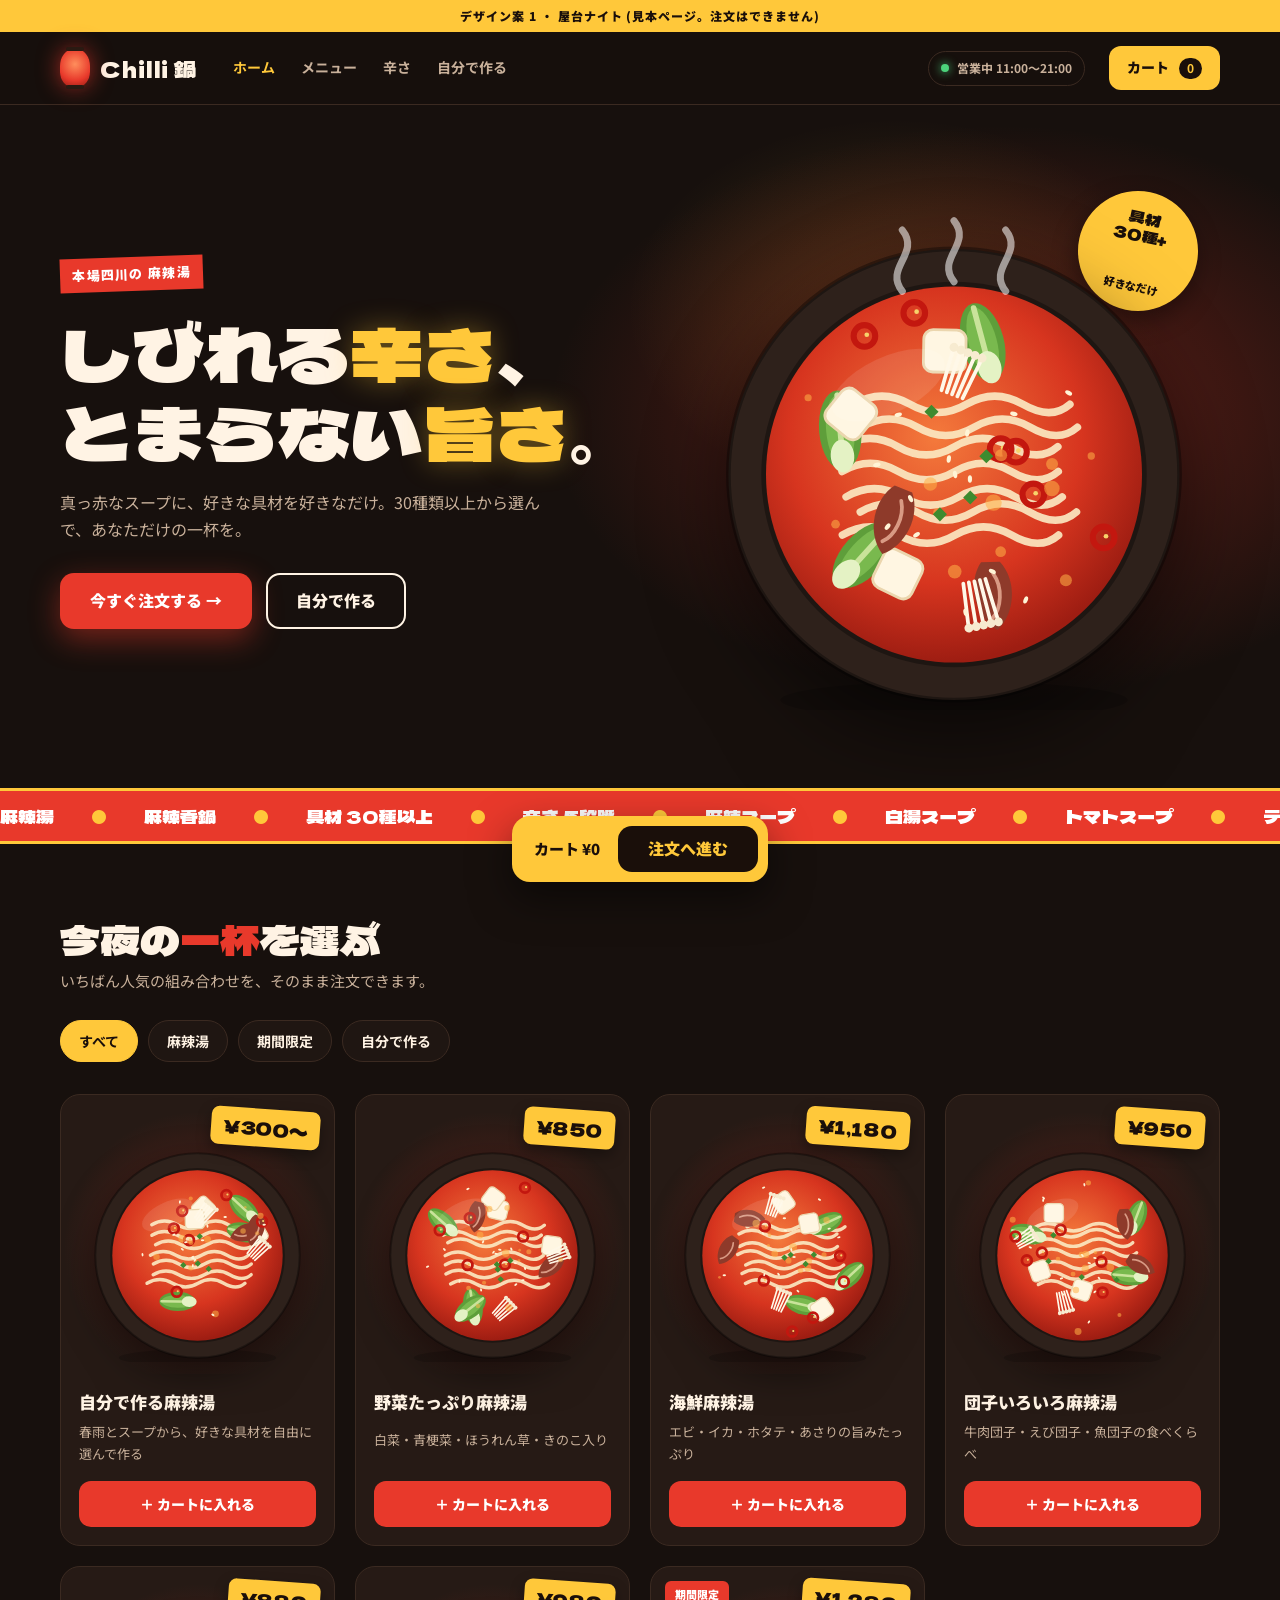
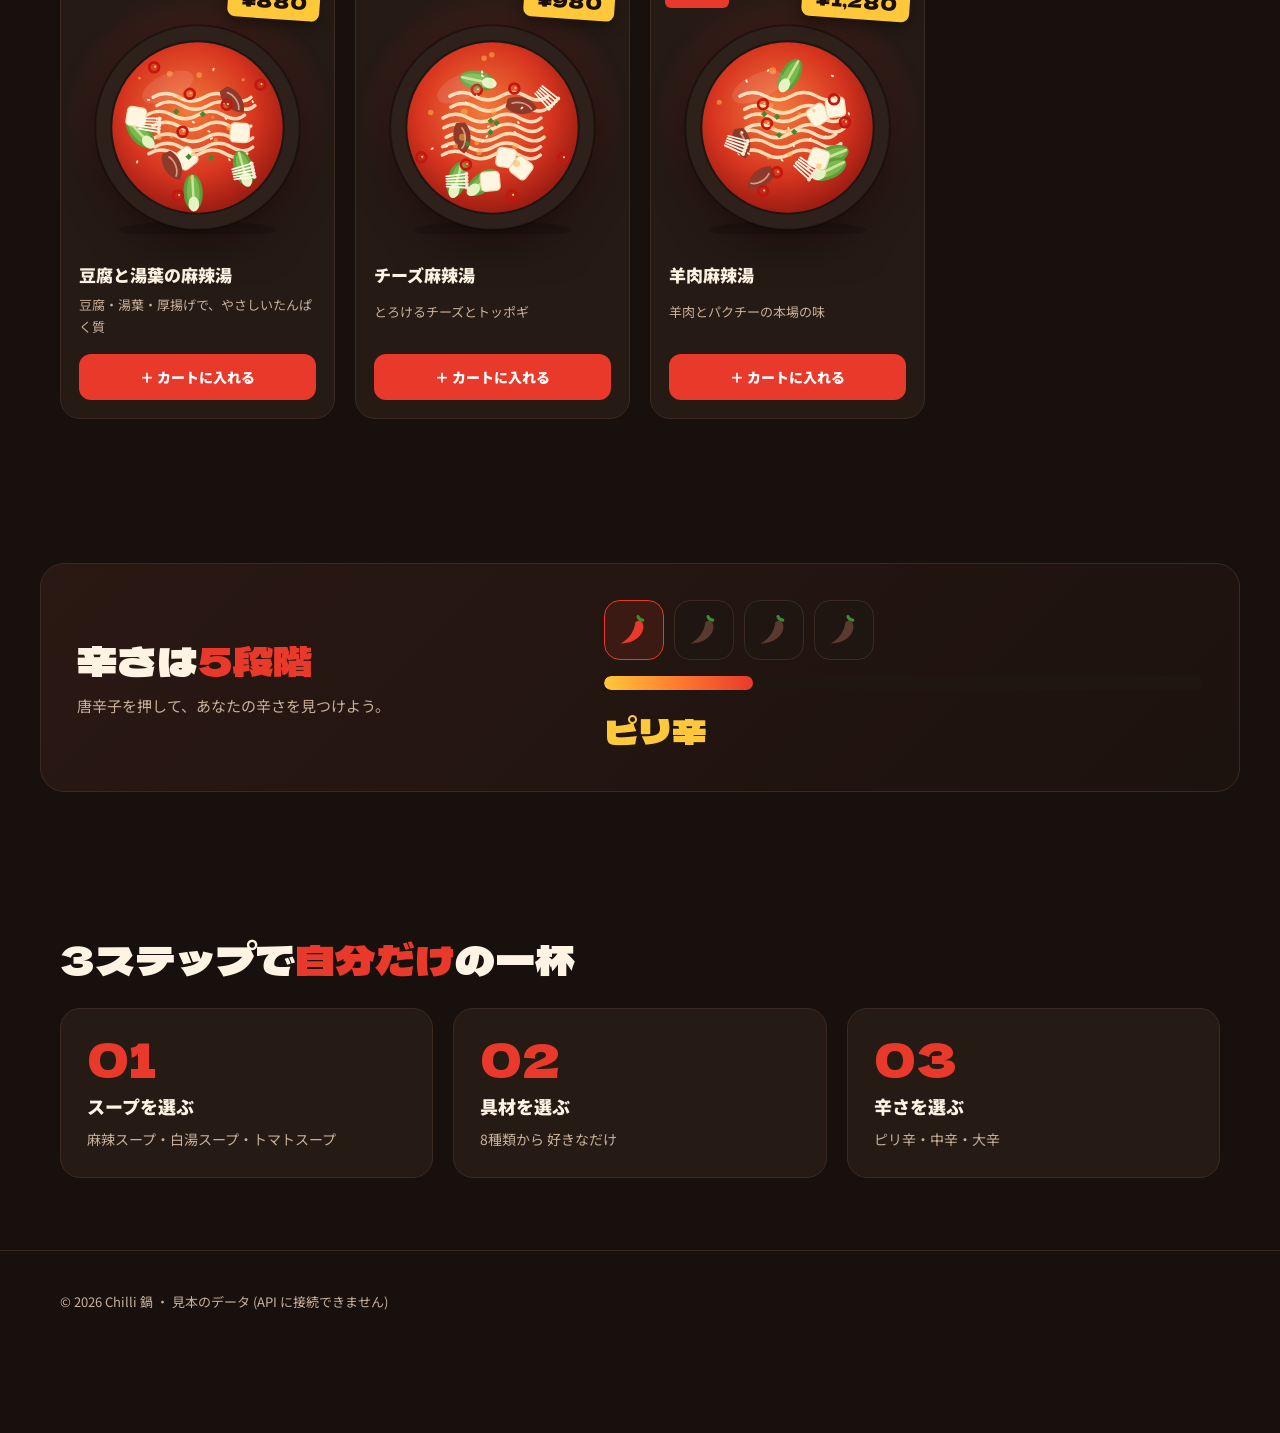
<file: design-concepts/v3/yatai.html>
<!doctype html>
<html lang="ja">
<head>
<meta charset="utf-8">
<meta name="viewport" content="width=device-width, initial-scale=1">
<title>案1 屋台ナイト | Chilli 鍋</title>
<!-- design-concepts/v3/yatai.html — デザイン案1「屋台ナイト」. Owner: Lin
     暗い背景で 赤いスープと湯気が光る。唐辛子の赤 + 提灯の黄色。勢いのある太い文字。 -->
<link rel="preconnect" href="https://fonts.googleapis.com">
<link href="https://fonts.googleapis.com/css2?family=Dela+Gothic+One&family=Noto+Sans+JP:wght@400;500;700;900&display=swap" rel="stylesheet">
<style>
  :root {
    --bg: #17100D; --bg-2: #1F1612; --card: #261A15; --line: #3B2A21;
    --text: #FFF3E4; --muted: #C9B19B;
    --red: #E8392B; --red-dark: #C42A1E; --yellow: #FFC83A; --ember: #FF7A2F;
    --display: "Dela Gothic One", "Noto Sans JP", sans-serif;
    --sans: "Noto Sans JP", system-ui, sans-serif;
  }
  * { box-sizing: border-box; }
  html { scroll-behavior: smooth; }
  body { margin: 0; background: var(--bg); color: var(--text); font: 15px/1.7 var(--sans); }
  a { color: inherit; text-decoration: none; }
  .wrap { max-width: 1200px; margin: 0 auto; padding: 0 20px; }
  .concept-note { background: var(--yellow); color: #1A0F0A; text-align: center; font-size: 12px; font-weight: 900; padding: 6px; letter-spacing: .08em; }

  /* header */
  header { position: sticky; top: 0; z-index: 20; background: rgba(23, 16, 13, .86); backdrop-filter: blur(10px); border-bottom: 1px solid var(--line); }
  .hrow { display: flex; align-items: center; gap: 24px; height: 72px; }
  .logo { display: flex; align-items: center; gap: 10px; font: 22px var(--display); letter-spacing: .04em; }
  .lantern { width: 30px; height: 38px; border-radius: 45% 45% 40% 40%; background: radial-gradient(circle at 50% 40%, #FF8E5C, var(--red) 60%, #8E1A12); box-shadow: 0 0 22px rgba(232, 57, 43, .7); position: relative; }
  .lantern::before, .lantern::after { content: ""; position: absolute; left: 6px; right: 6px; height: 4px; background: #2A1A12; border-radius: 2px; }
  .lantern::before { top: -2px; } .lantern::after { bottom: -2px; }
  nav { display: flex; gap: 26px; margin-left: 12px; font-weight: 700; font-size: 14px; color: var(--muted); }
  nav a:hover, nav a.on { color: var(--yellow); }
  .open { margin-left: auto; display: inline-flex; align-items: center; gap: 8px; padding: 6px 12px; border: 1px solid var(--line); border-radius: 999px; font-size: 12px; font-weight: 700; color: var(--muted); }
  .open i { width: 8px; height: 8px; border-radius: 50%; background: #4CD37B; box-shadow: 0 0 10px #4CD37B; }
  .cart { display: inline-flex; align-items: center; gap: 10px; height: 44px; padding: 0 18px; background: var(--yellow); color: #1A0F0A; border-radius: 12px; font-weight: 900; font-size: 14px; }
  .cart b { background: #1A0F0A; color: var(--yellow); border-radius: 999px; padding: 0 8px; font-size: 12px; }

  /* hero */
  .hero { position: relative; overflow: hidden; padding: 64px 0 72px; background:
    radial-gradient(50% 60% at 78% 45%, rgba(232, 57, 43, .38), transparent 70%),
    radial-gradient(30% 40% at 70% 30%, rgba(255, 200, 58, .16), transparent 70%); }
  .hero-grid { display: grid; grid-template-columns: 1.05fr .95fr; align-items: center; gap: 40px; }
  .kicker { display: inline-block; padding: 6px 12px; background: var(--red); color: #fff; font-weight: 900; font-size: 13px; letter-spacing: .1em; transform: rotate(-2deg); }
  h1 { margin: 22px 0 18px; font: clamp(34px, 5.6vw, 76px)/1.1 var(--display); letter-spacing: .01em; }
  h1 .nb { white-space: nowrap; }
  h1 .hl { color: var(--yellow); text-shadow: 0 0 28px rgba(255, 200, 58, .35); }
  .lead { max-width: 30em; color: var(--muted); font-size: 16px; margin: 0 0 30px; }
  .ctas { display: flex; flex-wrap: wrap; gap: 14px; }
  .btn { display: inline-flex; align-items: center; gap: 10px; height: 56px; padding: 0 28px; border-radius: 14px; font-weight: 900; font-size: 16px; border: 2px solid transparent; cursor: pointer; transition: transform .15s, box-shadow .15s; }
  .btn-red { background: var(--red); color: #fff; box-shadow: 0 10px 30px rgba(232, 57, 43, .45); }
  .btn-red:hover { transform: translateY(-2px); box-shadow: 0 14px 34px rgba(232, 57, 43, .55); }
  .btn-line { border-color: var(--text); color: var(--text); background: transparent; }
  .btn-line:hover { background: var(--text); color: var(--bg); }
  .hero-art { position: relative; justify-self: center; width: min(100%, 470px); }
  .hero-art .bowl { width: 100%; filter: drop-shadow(0 30px 40px rgba(0, 0, 0, .55)); }
  .sticker { position: absolute; top: 4%; right: -2%; width: 120px; height: 120px; border-radius: 50%; background: var(--yellow); color: #1A0F0A; display: grid; place-items: center; text-align: center; font: 16px/1.15 var(--display); transform: rotate(12deg); box-shadow: 0 10px 24px rgba(0, 0, 0, .4); }
  .sticker small { display: block; font: 900 11px var(--sans); }
  @keyframes steam { 0% { opacity: 0; transform: translateY(8px); } 40% { opacity: .55; } 100% { opacity: 0; transform: translateY(-18px); } }
  .bowl-steam path { animation: steam 2.8s ease-in-out infinite; }
  .bowl-steam path:nth-child(2) { animation-delay: .9s; } .bowl-steam path:nth-child(3) { animation-delay: 1.8s; }

  /* ticker */
  .ticker { background: var(--red); color: #fff; overflow: hidden; border-block: 3px solid var(--yellow); }
  .ticker-track { display: flex; gap: 36px; width: max-content; padding: 12px 0; font: 18px var(--display); animation: tick 26s linear infinite; }
  .ticker-track span::after { content: "●"; margin-left: 36px; color: var(--yellow); }
  @keyframes tick { to { transform: translateX(-50%); } }

  /* sections */
  section { padding: 72px 0; }
  .shead { display: flex; align-items: flex-end; justify-content: space-between; gap: 16px; margin-bottom: 26px; }
  h2 { margin: 0; font: clamp(28px, 3.4vw, 40px)/1.15 var(--display); }
  h2 em { font-style: normal; color: var(--red); }
  .shead p { margin: 6px 0 0; color: var(--muted); }
  .rail { display: flex; gap: 10px; overflow-x: auto; padding-bottom: 6px; margin-bottom: 26px; scrollbar-width: none; }
  .rail button { flex: none; height: 42px; padding: 0 18px; border-radius: 999px; border: 1px solid var(--line); background: var(--bg-2); color: var(--text); font: 700 14px var(--sans); cursor: pointer; }
  .rail button.on { background: var(--yellow); border-color: var(--yellow); color: #1A0F0A; }

  .grid { display: grid; grid-template-columns: repeat(auto-fill, minmax(250px, 1fr)); gap: 20px; }
  .card { position: relative; display: flex; flex-direction: column; background: var(--card); border: 1px solid var(--line); border-radius: 20px; overflow: hidden; transition: transform .2s, border-color .2s; }
  .card:hover { transform: translateY(-4px); border-color: var(--red); }
  .card .art { position: relative; padding: 22px 30px 6px; background: radial-gradient(70% 70% at 50% 55%, rgba(232, 57, 43, .32), transparent 70%); }
  .card .art .bowl { width: 100%; filter: drop-shadow(0 14px 18px rgba(0, 0, 0, .5)); }
  .tag { position: absolute; top: 14px; right: 14px; padding: 6px 12px; background: var(--yellow); color: #1A0F0A; font: 18px var(--display); border-radius: 8px; transform: rotate(4deg); box-shadow: 0 6px 14px rgba(0, 0, 0, .35); }
  .limited { position: absolute; top: 14px; left: 14px; padding: 4px 10px; background: var(--red); color: #fff; font-size: 11px; font-weight: 900; border-radius: 6px; }
  .card .body { padding: 14px 18px 18px; display: grid; gap: 4px; flex: 1; }
  .card h3 { margin: 0; font-size: 17px; font-weight: 900; }
  .card p { margin: 0 0 12px; color: var(--muted); font-size: 13px; }
  .add { margin-top: auto; height: 46px; border: 0; border-radius: 12px; background: var(--red); color: #fff; font: 900 14px var(--sans); cursor: pointer; }
  .add:hover { background: var(--red-dark); }
  .soldout { opacity: .45; } .soldout .add { background: var(--line); cursor: not-allowed; }

  /* heat meter */
  .heat { display: grid; grid-template-columns: .9fr 1.1fr; gap: 36px; align-items: center; padding: 36px; border-radius: 24px; background: linear-gradient(135deg, #2A1813, #1C120E); border: 1px solid var(--line); }
  .meter { display: grid; gap: 16px; }
  .chilis { display: flex; gap: 10px; }
  .chilis button { width: 60px; height: 60px; border-radius: 16px; border: 1px solid var(--line); background: var(--bg-2); cursor: pointer; padding: 10px; transition: transform .15s; }
  .chilis button svg { width: 100%; height: 100%; }
  .chilis button:hover { transform: translateY(-3px); }
  .chilis button.on { background: #3A1A13; border-color: var(--red); }
  .bar { height: 14px; border-radius: 999px; background: var(--bg-2); overflow: hidden; }
  .bar i { display: block; height: 100%; width: 40%; border-radius: 999px; background: linear-gradient(90deg, var(--yellow), var(--ember), var(--red)); transition: width .3s; }
  .heat-name { font: 34px var(--display); color: var(--yellow); }

  /* build */
  .build { display: grid; grid-template-columns: 1fr 1fr 1fr; gap: 20px; }
  .step { padding: 26px; border-radius: 20px; background: var(--card); border: 1px solid var(--line); }
  .step .no { font: 46px var(--display); color: var(--red); line-height: 1; }
  .step h3 { margin: 10px 0 6px; font-size: 18px; font-weight: 900; }
  .step p { margin: 0; color: var(--muted); font-size: 14px; }

  footer { padding: 40px 0 120px; color: var(--muted); border-top: 1px solid var(--line); font-size: 13px; }
  .floatbar { position: fixed; left: 50%; bottom: 18px; transform: translateX(-50%); z-index: 30; display: flex; align-items: center; gap: 18px; padding: 10px 10px 10px 22px; border-radius: 18px; background: var(--yellow); color: #1A0F0A; box-shadow: 0 16px 40px rgba(0, 0, 0, .5); font-weight: 900; }
  .floatbar .btn { height: 46px; background: #1A0F0A; color: var(--yellow); }
  .floatbar, .floatbar * { white-space: nowrap; }
  @media (max-width: 520px) { .floatbar { left: 16px; right: 16px; transform: none; justify-content: space-between; } }

  @media (max-width: 860px) {
    nav, .open { display: none; }
    .cart { margin-left: auto; }
    .hero-grid, .heat, .build { grid-template-columns: 1fr; }
    .hero-art { order: -1; width: min(86%, 360px); }
    .sticker { width: 92px; height: 92px; font-size: 13px; }
    .heat { padding: 24px; }
    .chilis button { width: 52px; height: 52px; }
  }
  @media (prefers-reduced-motion: reduce) { * { animation: none !important; transition: none !important; } }
</style>
</head>
<body>
  <div class="concept-note">デザイン案 1 ・ 屋台ナイト (見本ページ。注文はできません)</div>
  <header>
    <div class="wrap hrow">
      <a class="logo" href="#"><span class="lantern" aria-hidden="true"></span>Chilli 鍋</a>
      <nav aria-label="メニュー"><a class="on" href="#">ホーム</a><a href="#menu">メニュー</a><a href="#heat">辛さ</a><a href="#build">自分で作る</a></nav>
      <span class="open"><i></i>営業中 11:00〜21:00</span>
      <a class="cart" href="#">カート <b id="cartN">0</b></a>
    </div>
  </header>

  <section class="hero">
    <div class="wrap hero-grid">
      <div>
        <span class="kicker">本場四川の 麻辣湯</span>
        <h1><span class="nb">しびれる<span class="hl">辛さ</span>、</span><br><span class="nb">とまらない<span class="hl">旨さ</span>。</span></h1>
        <p class="lead">真っ赤なスープに、好きな具材を好きなだけ。30種類以上から選んで、あなただけの一杯を。</p>
        <div class="ctas">
          <a class="btn btn-red" href="#menu">今すぐ注文する →</a>
          <a class="btn btn-line" href="#build">自分で作る</a>
        </div>
      </div>
      <div class="hero-art" id="heroArt">
        <div class="sticker">具材<br>30種+<small>好きなだけ</small></div>
      </div>
    </div>
  </section>

  <div class="ticker" aria-hidden="true"><div class="ticker-track" id="ticker"></div></div>

  <section id="menu">
    <div class="wrap">
      <div class="shead">
        <div><h2>今夜の<em>一杯</em>を選ぶ</h2><p>いちばん人気の組み合わせを、そのまま注文できます。</p></div>
      </div>
      <div class="rail" id="rail"></div>
      <div class="grid" id="grid"></div>
    </div>
  </section>

  <section id="heat">
    <div class="wrap heat">
      <div>
        <h2>辛さは<em>5段階</em></h2>
        <p style="color:var(--muted);margin:10px 0 0">唐辛子を押して、あなたの辛さを見つけよう。</p>
      </div>
      <div class="meter">
        <div class="chilis" id="chilis"></div>
        <div class="bar"><i id="barFill"></i></div>
        <div class="heat-name" id="heatName">ピリ辛</div>
      </div>
    </div>
  </section>

  <section id="build">
    <div class="wrap">
      <div class="shead"><div><h2>3ステップで<em>自分だけ</em>の一杯</h2></div></div>
      <div class="build" id="steps"></div>
    </div>
  </section>

  <footer><div class="wrap">© 2026 Chilli 鍋 ・ <span id="dataNote"></span></div></footer>
  <div class="floatbar"><span>カート <span id="cartTotal">¥0</span></span><a class="btn" href="#">注文へ進む</a></div>

<script src="data.js"></script>
<script src="bowl.js"></script>
<script>
const CATS = [['all', 'すべて'], ['麻辣湯', '麻辣湯'], ['期間限定', '期間限定'], ['custom', '自分で作る']];
let cat = 'all', menus = [], cart = { n: 0, total: 0 };

function card(m) {
  const { name, limited } = menuLabel(m);
  return `
    <article class="card ${m.is_available ? '' : 'soldout'}">
      <div class="art">${bowlSVG({ seed: m.id, rim: '#2E211B', rimShade: 'rgba(0,0,0,.35)' })}
        <span class="tag">${yen(m.price)}${m.is_custom ? '〜' : ''}</span>
        ${limited ? '<span class="limited">期間限定</span>' : ''}
      </div>
      <div class="body">
        <h3>${esc(name)}</h3>
        <p>${esc(m.description)}</p>
        <button class="add" ${m.is_available ? '' : 'disabled'} data-price="${m.price}">${m.is_available ? '＋ カートに入れる' : '売り切れ'}</button>
      </div>
    </article>`;
}
function renderGrid() {
  const list = menus.filter(m => cat === 'all' || (cat === 'custom' ? m.is_custom : m.name.includes(cat)));
  document.getElementById('grid').innerHTML = list.map(card).join('');
}

chilliData().then(d => {
  menus = d.menus;
  document.getElementById('dataNote').textContent = d.live ? 'メニュー・値段はお店の本物のデータ' : '見本のデータ (API に接続できません)';
  document.getElementById('heroArt').insertAdjacentHTML('beforeend', bowlSVG({ seed: 7, rim: '#2E211B', rimShade: 'rgba(0,0,0,.35)', steam: true }));
  const words = ['麻辣湯', '麻辣香鍋', '具材 30種以上', '辛さ 5段階', ...d.soups.map(s => s.name), 'テイクアウトOK'];
  document.getElementById('ticker').innerHTML = [...words, ...words].map(w => `<span>${esc(w)}</span>`).join('');
  document.getElementById('rail').innerHTML = CATS.map(([k, l]) => `<button type="button" data-cat="${k}" class="${k === cat ? 'on' : ''}">${l}</button>`).join('');
  renderGrid();

  const spices = d.spices.length ? d.spices : CHILLI_SAMPLE.spices;
  const chilis = document.getElementById('chilis');
  chilis.innerHTML = spices.map((s, i) => `<button type="button" data-i="${i}" aria-label="${esc(s.name)}">${chiliIcon(i === 0 ? '#E8392B' : '#5A3A2E')}</button>`).join('');
  const setHeat = (i) => {
    chilis.querySelectorAll('button').forEach((b, k) => { b.classList.toggle('on', k <= i); b.innerHTML = chiliIcon(k <= i ? '#E8392B' : '#5A3A2E'); });
    document.getElementById('barFill').style.width = ((i + 1) / spices.length * 100) + '%';
    document.getElementById('heatName').textContent = spices[i].name;
  };
  chilis.addEventListener('click', e => { const b = e.target.closest('button'); if (b) setHeat(Number(b.dataset.i)); });
  setHeat(0);

  const names = (l) => l.slice(0, 3).map(x => x.name).join('・');
  document.getElementById('steps').innerHTML = [
    ['01', 'スープを選ぶ', names(d.soups)],
    ['02', '具材を選ぶ', `${d.ingredients.length}種類から 好きなだけ`],
    ['03', '辛さを選ぶ', names(spices)],
  ].map(([n, t, p]) => `<div class="step"><div class="no">${n}</div><h3>${t}</h3><p>${esc(p)}</p></div>`).join('');
});

document.addEventListener('click', e => {
  const c = e.target.closest('[data-cat]');
  if (c) { cat = c.dataset.cat; document.querySelectorAll('#rail button').forEach(b => b.classList.toggle('on', b === c)); renderGrid(); }
  const a = e.target.closest('.add');
  if (a && !a.disabled) {
    cart.n++; cart.total += Number(a.dataset.price);
    document.getElementById('cartN').textContent = cart.n;
    document.getElementById('cartTotal').textContent = yen(cart.total);
    a.textContent = '✓ 入れました'; setTimeout(() => { a.textContent = '＋ カートに入れる'; }, 1200);
  }
});
</script>
</body>
</html>
</file>
<file: assets/css/style.css>
/* =========================================================
   Chilli 鍋 — shared stylesheet
   Design: "Gradient bento" (v6, 2026-11)
   One appetizing CHILI RED palette (deep chili → warm red, golden pop),
   in light + dark (assets/js/theme.js toggles light/dark). Desktop: left
   sidebar. Phones: floating dock.
   Buttons: rounded-square gradients with an arrow bubble; tonal secondary.

   Every page loads this file, after Bootstrap 5.
   Colors live in the tokens below: light is the default,
   <html data-theme="dark"> switches to dark (assets/js/theme.js).
   ========================================================= */

@import url("https://fonts.googleapis.com/css2?family=Fraunces:ital,opsz,wght@0,9..144,600;0,9..144,700;1,9..144,500;1,9..144,600&family=Zen+Kaku+Gothic+New:wght@400;500;700;900&display=swap");

/* ---------- 1. Design tokens ---------- */
:root {
  color-scheme: light;

  /* shared type & shape (both palettes) */
  --font: "Zen Kaku Gothic New", "Noto Sans JP", "Hiragino Sans", "Yu Gothic", system-ui, sans-serif;
  --font-display: var(--font);
  --font-num: "Fraunces", Georgia, "Times New Roman", serif;
  --fs-title: 32px;
  --fs-heading: 24px;
  --fs-body: 15px;
  --fs-caption: 12px;
  --radius: 14px;
  --radius-lg: 24px;
  --radius-pill: 999px;
  --header-h: 72px;       /* phone / tablet top bar */
  --side-w: 248px;        /* desktop sidebar */
  --tabbar-h: 78px;       /* phone dock incl. its margin */
  --container: 1180px;

  /* status colors (same in both palettes) */
  --orange: #9A4A00; --orange-soft: #FBF0E4;
  --green: #2E8A57; --green-ink: #1F6B42; --green-soft: #E3F1E7;
  --gold: #9C7230;
  --disabled-bg: #ECE8E0; --disabled-ink: #9A938A;
}

/* ---------- palette: CHILI RED ---------- */
:root {
  --bg: #FAF4EE;           /* page: warm appetizing cream */
  --surface: #FFFFFF;
  --soft: #FBECE3;         /* quiet warm bands */
  --soft-2: #F6DACE;
  --ink: #2A130C;
  --muted: #7C584C;
  --line: #F0E0D6;
  --line-strong: #E4C9BC;
  --placeholder: #A98979;
  --chili: #CE3A24;        /* accent: links, prices, active marks */
  --chili-dark: #9E2A16;
  --chili-soft: #FBE3DA;
  --on-chili: #FFFFFF;
  --on-primary: #FFFFFF;   /* text on the main gradient */
  --grad-primary: linear-gradient(135deg, #A8221A 0%, #D23A28 55%, #E85334 100%);
  --grad-tonal: linear-gradient(135deg, #FCE3D9 0%, #FDEFD7 100%);
  --grad-hero: radial-gradient(60% 80% at 90% 10%, rgba(249, 191, 74, .55), transparent 60%), linear-gradient(140deg, #5A0F08 0%, #B5281A 48%, #E05A32 100%);
  --grad-soft: linear-gradient(135deg, #FDECE3 0%, #FBF3E4 100%);
  --glow: rgba(178, 40, 26, .45);
  --mix: #F7B733;          /* warm golden pop */
  --on-mix: #3A1206;
  --yellow: #F7C14A; --on-yellow: #3A1206;     /* badges, counts */
  --tab-active: #7C2114; --on-tab-active: #FFFFFF;
  --bar: #7C2114; --on-bar: #FFFFFF;
  --forest: #4A0F08; --forest-2: #9A1F12;      /* deep panels: receipt, banner, footer */
  --brass: #F7C14A; --brass-soft: #F9D98C;
  --shadow: 0 1px 2px rgba(42, 19, 12, .05), 0 18px 40px -20px rgba(42, 19, 12, .25);
  --shadow-hover: 0 2px 4px rgba(42, 19, 12, .06), 0 28px 50px -22px rgba(42, 19, 12, .35);
  --card-border: transparent;
}
[data-theme="dark"] {
  color-scheme: dark;
  --bg: #140806; --surface: #1F0F0A; --soft: #2A150E; --soft-2: #371C13;
  --ink: #F8E9E3; --muted: #C6A295; --line: #3A1F17; --line-strong: #502C20; --placeholder: #946F60;
  --chili: #FF8666; --chili-dark: #FFA488; --chili-soft: rgba(255, 134, 102, .15); --on-chili: #230A04;
  --on-primary: #230A04;
  --grad-primary: linear-gradient(135deg, #E04A30 0%, #FF8A4D 100%);
  --grad-tonal: linear-gradient(135deg, #2E160D 0%, #331E0F 100%);
  --grad-hero: radial-gradient(60% 80% at 90% 10%, rgba(249, 191, 74, .30), transparent 60%), linear-gradient(140deg, #2A0A04 0%, #7C1E10 55%, #C2410C 100%);
  --grad-soft: linear-gradient(135deg, #24130B 0%, #2A190B 100%);
  --glow: rgba(255, 122, 77, .35);
  --mix: #F7C14A; --on-mix: #3A1206;
  --yellow: #F7C14A; --on-yellow: #3A1206;
  --tab-active: #F8E9E3; --on-tab-active: #140806;
  --bar: #371C13; --on-bar: #F8E9E3;
  --forest: #200905; --forest-2: #5A160B;
  --disabled-bg: #3A1F17; --disabled-ink: #946F60;
  --orange: #F2A65A; --orange-soft: rgba(242, 166, 90, .14);
  --green: #4CC487; --green-ink: #4CC487; --green-soft: rgba(76, 196, 135, .14); --gold: #E0B25C;
  --shadow: 0 1px 2px rgba(0, 0, 0, .3), 0 18px 40px -20px rgba(0, 0, 0, .6);
  --shadow-hover: 0 2px 4px rgba(0, 0, 0, .35), 0 28px 50px -22px rgba(0, 0, 0, .7);
}

/* ---------- 2. Base ---------- */
*, *::before, *::after { box-sizing: border-box; }
html { -webkit-text-size-adjust: 100%; }
body {
  display: flex; flex-direction: column; min-height: 100vh;
  margin: 0;
  font-family: var(--font);
  font-size: var(--fs-body);
  line-height: 1.75;
  color: var(--ink);
  background: var(--bg);
  -webkit-font-smoothing: antialiased;
}
body > main { flex: 1 0 auto; }
img { max-width: 100%; display: block; }
a { color: var(--chili); text-decoration: none; }
a:hover { text-decoration: underline; }
:focus-visible { outline: 2px solid var(--chili); outline-offset: 2px; }
.container {
  width: 100%;
  max-width: var(--container);
  margin: 0 auto;
  padding-left: 20px;
  padding-right: 20px;
}
.page { padding-block: 32px 64px; }
main.container:not(.page) { padding-block: 28px 48px; }   /* pages without .page (admin) */
main h1:not([class]) { font-family: var(--font-display); font-size: var(--fs-title); font-weight: 900; letter-spacing: -.01em; margin-bottom: 20px; }

/* ---------- 3. Typography ---------- */
.title { font-family: var(--font-display); font-size: var(--fs-title); font-weight: 900; line-height: 1.3; letter-spacing: -.01em; margin: 0 0 8px; }
.heading { font-family: var(--font-display); font-size: var(--fs-heading); font-weight: 900; line-height: 1.35; letter-spacing: -.01em; margin: 0 0 16px; }
.caption { font-size: var(--fs-caption); color: var(--muted); }
.muted   { color: var(--muted); }
.price { font-family: var(--font-num); font-size: 19px; font-weight: 600; font-variant-numeric: lining-nums tabular-nums; letter-spacing: 0; }
.price-lg { font-family: var(--font-num); font-size: 30px; font-weight: 600; font-variant-numeric: lining-nums tabular-nums; line-height: 1.1; }
.text-chili { color: var(--chili); }
.section-label { font-size: 15px; font-weight: 700; letter-spacing: .02em; margin: 0 0 12px; }
.eyebrow { margin: 0 0 4px; font-size: 11px; font-weight: 700; letter-spacing: .2em; color: var(--chili); }

.section-head { display: flex; align-items: flex-end; justify-content: space-between; gap: 16px; margin-bottom: 24px; }
.section-head .heading { margin: 0; }
/* small English label above a section heading (MENU, REVIEWS …) */
.link-more:hover { color: var(--chili); border-color: currentColor; text-decoration: none; }
.kicker small { font-family: var(--font); font-style: normal; font-size: 11px; font-weight: 700; letter-spacing: .2em; color: var(--muted); }
.kicker small::before { content: "— "; }
.num { font-family: var(--font-num); font-weight: 600; font-variant-numeric: lining-nums; }
.kicker { display: flex; align-items: center; gap: 10px; margin: 0 0 10px; font-family: var(--font-num); font-style: italic; font-weight: 600; font-size: 17px; letter-spacing: 0; color: var(--chili); }
.link-more { display: inline-flex; align-items: center; gap: 6px; font-size: 13px; font-weight: 700; color: var(--ink); white-space: nowrap; border-bottom: 1px solid var(--line-strong); padding-bottom: 2px; }

/* ---------- 4. Buttons ---------- */
/* rounded squares. Main = gradient + soft glow, the arrow sits in its own bubble (<span class="arrow">).
   Secondary = tonal (tinted gradient, no border). Ghost = text only. */
.btn {
  display: inline-flex; align-items: center; justify-content: center; gap: 12px;
  min-height: 52px; padding: 0 22px;
  font: 700 14px/1 var(--font); letter-spacing: .04em;
  border: 0; border-radius: 16px; cursor: pointer; text-decoration: none; white-space: nowrap;
  transition: transform .2s, box-shadow .2s, filter .2s, background .2s, color .2s;
}
.btn:hover { text-decoration: none; transform: translateY(-2px); }
.btn:active { transform: translateY(0); }
.btn-chili {
  background: var(--grad-primary); color: var(--on-primary);
  box-shadow: inset 0 1px 0 rgba(255, 255, 255, .22), 0 14px 28px -14px var(--glow);
}
.btn-chili:hover { background: var(--grad-primary); color: var(--on-primary); filter: saturate(1.15) brightness(1.05); box-shadow: inset 0 1px 0 rgba(255, 255, 255, .22), 0 18px 34px -14px var(--glow); }
.btn-outline { background: var(--grad-tonal); color: var(--ink); }
.btn-outline:hover { background: var(--grad-tonal); color: var(--ink); box-shadow: inset 0 0 0 1.5px var(--chili); }
.btn-ghost { background: transparent; color: var(--ink); }
.btn-ghost:hover { background: var(--soft); color: var(--ink); }
.btn:disabled, .btn.is-disabled {
  background: var(--disabled-bg); color: var(--disabled-ink); box-shadow: none; filter: none; transform: none; cursor: not-allowed;
}
.btn-sm { min-height: 40px; padding: 0 16px; font-size: 13px; letter-spacing: .02em; border-radius: 12px; }
.btn-block { display: flex; width: 100%; }
.btn-block .arrow { margin-left: auto; }
.btn .arrow {
  display: inline-grid; place-items: center; width: 32px; height: 32px; margin-right: -10px;
  border-radius: 10px; background: rgba(255, 255, 255, .18); font-size: 15px;
}
.btn-outline .arrow, .btn-ghost .arrow { background: var(--surface); }
.btn .arrow::after { content: "→"; }

/* round icon button (heart, trash, +) */
.icon-btn { display: inline-grid; place-items: center; width: 38px; height: 38px; padding: 0; background: var(--soft); color: var(--ink); border: 0; border-radius: 12px; cursor: pointer; transition: background .2s; }
.icon-btn:hover { background: var(--soft-2); }
.icon-btn svg { width: 18px; height: 18px; }

/* ---------- 5. Forms ---------- */
.field { display: grid; gap: 6px; margin-bottom: 16px; }
.field-label {
  display: flex; align-items: center; gap: 8px;
  font-size: var(--fs-caption); font-weight: 700;
}
.field-label svg { width: 16px; height: 16px; color: var(--muted); }
.input { width: 100%; height: 50px; padding: 0 18px; font: var(--fs-body) var(--font); color: var(--ink); background: var(--surface); border: 1px solid var(--line-strong); border-radius: var(--radius); }
textarea.input { height: auto; padding-block: 12px; border-radius: var(--radius); }
.input::placeholder { color: var(--placeholder); }
.input:focus { outline: none; border-color: var(--ink); box-shadow: 0 0 0 3px var(--soft); }
.field.is-error .input { border-color: var(--chili); background: var(--chili-soft); }
.field-error { display: none; font-size: var(--fs-caption); color: var(--chili); }
.field.is-error .field-error { display: block; }
/* Page-level error line (not inside a .field): visible unless .d-none, so showError() works */
:not(.field) > .field-error { display: block; }

/* input with an icon button inside (password eye) */
.input-wrap { position: relative; }
.input-wrap .input { padding-right: 48px; }
.input-wrap .input-icon {
  position: absolute; right: 10px; top: 50%; transform: translateY(-50%);
  width: 32px; height: 32px; display: grid; place-items: center;
  background: none; border: 0; color: var(--muted); cursor: pointer;
}
.input-wrap .input-icon svg { width: 18px; height: 18px; }

/* checkbox & radio */
.check {
  display: inline-flex; align-items: center; gap: 8px;
  font-size: var(--fs-body); cursor: pointer;
}
.check input { width: 18px; height: 18px; margin: 0; accent-color: var(--chili); }

/* "or" divider */
.divider {
  display: flex; align-items: center; gap: 12px;
  color: var(--muted); font-size: var(--fs-caption); margin: 20px 0;
}
.divider::before, .divider::after { content: ""; flex: 1; height: 1px; background: var(--line); }

/* Bootstrap controls (admin forms) */
.form-control, .form-select { border-radius: var(--radius); }
.form-check-input:checked { background-color: var(--tab-active); border-color: var(--tab-active); }
.form-check-input:focus, .form-control:focus, .form-select:focus { border-color: var(--ink); box-shadow: 0 0 0 3px var(--soft); }
.table { --bs-table-bg: transparent; }
.text-muted { color: var(--muted) !important; }
/* Bootstrap's status colors → the design's tomato / green (admin pages use these) */
.text-danger { color: var(--chili) !important; }
.text-success { color: var(--green-ink) !important; }
.border-danger { border-color: var(--chili) !important; }
.progress { background-color: var(--soft); }
.progress-bar.bg-success { background-color: var(--green) !important; }
.progress-bar.bg-danger { background-color: var(--chili) !important; }   /* Bootstrap's gray is a little too light on our backgrounds */

/* ---------- 6. Chips, tabs, stepper ---------- */
.chip-group { display: flex; flex-wrap: wrap; gap: 10px; }
.chip-row { display: flex; gap: 8px; overflow-x: auto; padding-bottom: 4px; scrollbar-width: none; }
.chip-row::-webkit-scrollbar { display: none; }
/* choice chip: white tile → selected = filled with the gradient + ✓ */
.chip {
  position: relative; display: inline-flex; flex: 0 0 auto; align-items: center; justify-content: center; gap: 8px;
  min-height: 50px; padding: 10px 18px;
  font: 700 14px var(--font); color: var(--ink);
  background: var(--surface); border: 1.5px solid var(--line); border-radius: 14px; cursor: pointer;
  transition: border-color .2s, background .2s, color .2s, transform .2s, box-shadow .2s;
}
.chip:hover { border-color: var(--chili); color: var(--ink); text-decoration: none; transform: translateY(-1px); }
.chip.is-selected, .chip[aria-pressed="true"] {
  background: var(--grad-primary); border-color: transparent; color: var(--on-primary);
  box-shadow: 0 10px 22px -12px var(--glow);
}
.chip.is-selected::before, .chip[aria-pressed="true"]::before {
  content: "✓"; display: inline-grid; place-items: center; width: 18px; height: 18px; border-radius: 50%;
  background: rgba(255, 255, 255, .25); font-size: 11px;
}
.chip.is-selected .caption, .chip[aria-pressed="true"] .caption { color: inherit; opacity: .8; }

/* category tabs (野菜 / 肉 / 海鮮 …): tonal pills, active = gradient */
.tabs { display: flex; flex-wrap: wrap; gap: 8px; margin-bottom: 16px; }
.tab { flex: 0 0 auto; min-height: 38px; padding: 0 16px; font: 700 13px var(--font); color: var(--muted); background: var(--soft); border: 0; border-radius: 12px; cursor: pointer; transition: background .2s, color .2s; }
.tab:hover { color: var(--ink); background: var(--soft-2); }
.tab.is-active { background: var(--grad-primary); color: var(--on-primary); }
.cz-cat-count { color: inherit; }

/* quantity stepper  [ − 1 + ] : tonal track, white square buttons */
.stepper { display: inline-flex; align-items: center; gap: 6px; width: max-content; justify-self: start; padding: 4px; background: var(--soft); border: 0; border-radius: 14px; }
.stepper button { width: 32px; height: 32px; border: 0; border-radius: 10px; background: var(--surface); color: var(--ink); font-size: 17px; font-weight: 700; line-height: 1; cursor: pointer; box-shadow: 0 1px 2px rgba(0, 0, 0, .06); transition: background .2s, color .2s; }
.stepper button:hover { background: var(--grad-primary); color: var(--on-primary); }
.stepper output, .stepper input {
  min-width: 26px; text-align: center; border: 0; background: none; color: var(--ink);
  font: 600 15px var(--font-num); font-variant-numeric: lining-nums tabular-nums;
}

/* ---------- 7. Badges ---------- */
.badge {
  display: inline-flex; align-items: center;
  padding: 2px 10px; border-radius: var(--radius-pill);
  font-size: var(--fs-caption); font-weight: 700; line-height: 1.6;
}
.badge-received { background: var(--chili-soft);  color: var(--chili); }     /* 受付済 */
.badge-cooking  { background: var(--orange-soft); color: var(--orange); }    /* 調理中 */
.badge-done     { background: var(--green-soft);  color: var(--green-ink); } /* 受取済 */
.badge-label { background: var(--chili); color: var(--on-chili); }
.badge-soldout  { background: var(--disabled-bg); color: var(--muted); }     /* 品切れ */
.ribbon { position: absolute; top: 14px; left: 14px; z-index: 1; padding: 4px 12px; border-radius: var(--radius-pill); background: #1E1611; color: var(--brass-soft); font-size: 11px; font-weight: 700; letter-spacing: .12em; line-height: 1.5; }

/* ---------- 8. Cards ---------- */
.card { background: var(--surface); color: var(--ink); border: 1px solid var(--card-border); border-radius: var(--radius-lg); box-shadow: none; }
.card-body { padding: 26px; }

/* menu card: inset photo with the price on a glass tag, then name, description and a tonal 選ぶ button */
.card-bowl {
  position: relative; display: flex; flex-direction: column; gap: 0; padding: 10px; overflow: hidden;
  background: var(--surface); border: 0; border-radius: 26px; color: var(--ink);
  box-shadow: var(--shadow); transition: transform .25s, box-shadow .25s;
}
.card-bowl:hover { text-decoration: none; color: var(--ink); }
a.card-bowl:hover { transform: translateY(-4px); box-shadow: var(--shadow-hover); }
.card-bowl .card-media {
  position: relative; aspect-ratio: 5 / 4; display: grid; place-items: center; overflow: hidden;
  border-radius: 20px; background: var(--grad-soft);
}
.card-bowl .card-media img { width: 100%; height: 100%; object-fit: cover; }
.card-media .bowl { width: 72%; filter: drop-shadow(0 16px 18px rgba(30, 20, 10, .25)); transition: transform .4s; }
.card-media:not(.no-img) .bowl { display: none; }
a.card-bowl:hover .card-media .bowl { transform: rotate(-8deg) scale(1.04); }
.card-emoji { font-size: 52px; line-height: 1; opacity: .45; }
.card-media:not(.no-img) .card-emoji { display: none; }
.price-tag {
  position: absolute; right: 10px; bottom: 10px; z-index: 1;
  padding: 6px 12px; border-radius: 12px;
  background: rgba(255, 255, 255, .82); color: #111; -webkit-backdrop-filter: blur(8px); backdrop-filter: blur(8px);
  font: 600 18px/1.1 var(--font-num); font-variant-numeric: lining-nums;
  box-shadow: 0 6px 16px -8px rgba(0, 0, 0, .35);
}
.card-bowl .card-info { display: flex; flex: 1; flex-direction: column; padding: 14px 10px 6px; }
.card-bowl .card-name { font-size: 16px; font-weight: 900; line-height: 1.4; margin-bottom: 4px; }
.card-desc {
  display: -webkit-box; -webkit-box-orient: vertical; -webkit-line-clamp: 2;
  overflow: hidden; min-height: 2.8em; margin-bottom: 14px;
  font-size: 12px; line-height: 1.5; color: var(--muted);
}
.card-foot { display: flex; align-items: center; justify-content: space-between; gap: 8px; margin-top: auto; }
.card-bowl .price { font-size: 20px; font-weight: 600; color: var(--ink); }
.pick {
  display: flex; align-items: center; justify-content: space-between; width: 100%;
  min-height: 46px; padding: 0 8px 0 16px; border-radius: 14px;
  background: var(--grad-tonal); color: var(--ink); font-weight: 700; font-size: 14px;
  transition: background .2s, color .2s;
}
.pick .arrow { display: inline-grid; place-items: center; width: 32px; height: 32px; border-radius: 10px; background: var(--surface); }
.pick .arrow::after { content: "→"; }
a.card-bowl:hover .pick { background: var(--grad-primary); color: var(--on-primary); }
a.card-bowl:hover .pick .arrow { background: rgba(255, 255, 255, .2); }
.add-mark { display: none; }
.card-bowl.is-soldout .card-media { filter: grayscale(1); opacity: .6; }
.card-bowl.is-soldout .pick { background: var(--soft); color: var(--muted); justify-content: center; }

/* horizontal cards (menu page list): photo left, text right */
.menu-rows { display: grid; grid-template-columns: repeat(auto-fill, minmax(420px, 1fr)); gap: 18px; }
.menu-rows .card-bowl { flex-direction: row; align-items: stretch; }
.menu-rows .card-media { flex: 0 0 44%; aspect-ratio: auto; min-height: 170px; }
.menu-rows .card-info { padding: 12px 8px 6px 18px; }

/* 自分で作る banner (menu page): deep gradient panel */
.custom-cta {
  display: flex; align-items: center; justify-content: space-between; gap: 16px;
  margin-bottom: 22px; padding: 22px 26px; border-radius: 22px; border: 0;
  --ink: #FFFFFF; --muted: rgba(255, 255, 255, .78); --chili: var(--brass-soft);
  color: var(--ink); background: var(--grad-hero);
  box-shadow: 0 20px 40px -24px var(--glow);
}
.custom-cta:hover { text-decoration: none; color: var(--ink); }
.custom-cta .heading { font-size: 17px; }

/* icon tile (マイページ menu) */
.tile-grid { display: grid; grid-template-columns: repeat(3, 1fr); gap: 12px; }
.tile { display: flex; flex-direction: column; align-items: center; justify-content: center; gap: 10px; min-height: 108px; padding: 14px; background: var(--surface); border: 1px solid var(--card-border); border-radius: var(--radius-lg); color: var(--ink); font-size: 13px; font-weight: 500; text-align: center; transition: border-color .15s; }
.tile:hover { border-color: var(--ink); color: var(--ink); text-decoration: none; }
.tile svg { width: 26px; height: 26px; color: var(--ink); }

/* order history card */
.order-card { padding: 20px; display: grid; gap: 10px; }
.order-card .order-top { display: flex; justify-content: space-between; align-items: flex-start; gap: 8px; }
.order-card .order-when { font-size: 17px; font-weight: 900; line-height: 1.3; }
.text-done { color: var(--green-ink); font-weight: 700; }
.order-card .order-foot { display: flex; justify-content: space-between; align-items: center; gap: 8px; border-top: 1px solid var(--line); padding-top: 10px; }

/* admin orders: たたんで表示 → クリックで中身 (具材) を開く */
.order-fold > summary { list-style: none; cursor: pointer; }
.order-fold > summary::-webkit-details-marker { display: none; }
.order-fold > summary:hover .order-caret { border-color: var(--ink); }
.order-caret { align-self: center; flex: none; width: 9px; height: 9px; margin-left: 2px; border-right: 2px solid var(--muted); border-bottom: 2px solid var(--muted); transform: rotate(45deg); transition: transform .2s; }
.order-fold[open] > summary .order-caret { transform: rotate(-135deg); }
.order-brief { margin-top: 2px; color: var(--ink); font-weight: 600; }
.order-detail { display: grid; gap: 8px; margin-top: 10px; padding-top: 10px; border-top: 1px dashed var(--line); }
.order-clear-bar { grid-column: 1 / -1; display: flex; justify-content: flex-end; margin-bottom: 2px; }

/* simple list (cart rows, transactions) */
.list { list-style: none; margin: 0; padding: 0; }
.list > li {
  display: flex; align-items: center; justify-content: space-between; gap: 12px;
  padding: 12px 0; border-bottom: 1px solid var(--line);
}
.list > li:last-child { border-bottom: 0; }
.amount-plus  { color: var(--green-ink); font-weight: 700; font-variant-numeric: tabular-nums; }
.amount-minus { color: var(--chili); font-weight: 700; font-variant-numeric: tabular-nums; }

/* total row */
.total-row { display: flex; justify-content: space-between; align-items: baseline; padding-top: 16px; border-top: 1px solid var(--line); font-weight: 700; font-size: 15px; }

/* empty state */
.empty {
  display: grid; justify-items: center; gap: 12px;
  padding: 40px 16px; text-align: center; color: var(--muted);
}
.empty svg { width: 56px; height: 56px; color: var(--muted); }

/* step progress (カート → 注文情報 → 支払い → 完了) */
.steps { display: flex; justify-content: space-between; list-style: none; margin: 0 0 24px; padding: 0; position: relative; }
.steps::before {
  content: ""; position: absolute; top: 9px; left: 10%; right: 10%; height: 2px; background: var(--line-strong);
}
.steps li {
  position: relative; flex: 1; display: grid; justify-items: center; gap: 6px;
  font-size: var(--fs-caption); color: var(--muted);
}
.steps li::before {
  content: ""; width: 20px; height: 20px; border-radius: 50%;
  background: var(--surface); border: 2px solid var(--line-strong); z-index: 1;
}
.steps li.is-done::before, .steps li.is-current::before { background: var(--tab-active); border-color: var(--tab-active); }
.steps li.is-current::before { box-shadow: 0 0 0 4px var(--soft); }
.steps li.is-done, .steps li.is-current { color: var(--ink); font-weight: 700; }

/* toast message */
.toast { display: inline-flex; align-items: center; gap: 12px; width: auto; padding: 12px 20px; border: 0; border-radius: var(--radius-pill); background: var(--bar); color: var(--on-bar); font-size: var(--fs-body); box-shadow: 0 14px 34px -10px rgba(0, 0, 0, .35); }
.toast a { color: var(--on-bar); font-weight: 700; text-decoration: underline; }
.toast .toast-close { background: none; border: 0; color: var(--on-bar); opacity: .7; cursor: pointer; font-size: 16px; }
.toast-area {
  position: fixed; left: 50%; transform: translateX(-50%); z-index: 100;
  bottom: calc(var(--tabbar-h) + 16px + env(safe-area-inset-bottom, 0px));
}

/* ---------- 9. Header ---------- */
/* customer pages: <header class="site-header side"> is a LEFT SIDEBAR on desktop (≥1024px)
   and a slim top bar on smaller screens (navigation then lives in the floating dock, section 12).
   admin pages: <header class="site-header admin-header"> stays a top bar. */
.site-header { z-index: 50; }
.side {
  position: sticky; top: 0; display: flex; align-items: center; gap: 12px;
  height: var(--header-h); padding: 0 16px;
  background: color-mix(in srgb, var(--bg) 82%, transparent);
  -webkit-backdrop-filter: saturate(1.4) blur(14px); backdrop-filter: saturate(1.4) blur(14px);
  border-bottom: 1px solid var(--line);
}
.side-nav { display: none; }
.side-foot { display: flex; align-items: center; gap: 6px; margin-left: auto; }
.side .cart-btn { display: none; }
.side-label { display: none; }

@media (min-width: 1024px) {
  body.shell { padding-left: var(--side-w); }
  .side {
    position: fixed; top: 0; bottom: 0; left: 0; width: var(--side-w); height: auto;
    flex-direction: column; align-items: stretch; gap: 26px; padding: 26px 18px 20px;
    background: var(--surface); border-bottom: 0; border-right: 1px solid var(--line);
    -webkit-backdrop-filter: none; backdrop-filter: none; overflow-y: auto;
  }
  .side .logo { padding: 0 10px; }
  .side-nav { display: grid; gap: 4px; }
  .side-nav a {
    display: flex; align-items: center; gap: 12px; min-height: 48px; padding: 0 14px;
    border-radius: 14px; color: var(--muted); font-weight: 700; font-size: 15px;
    transition: background .2s, color .2s;
  }
  .side-nav a svg { width: 20px; height: 20px; flex: none; }
  .side-nav a:hover { background: var(--soft); color: var(--ink); text-decoration: none; }
  .side-nav a.is-active { background: var(--grad-primary); color: var(--on-primary); box-shadow: 0 12px 24px -14px var(--glow); }
  .side-foot { flex-direction: column; align-items: stretch; gap: 10px; margin: auto 0 0; }
  .side-tools { display: flex; align-items: center; justify-content: space-between; gap: 6px; padding: 8px; border-radius: 16px; background: var(--soft); }
  .side .cart-btn { display: flex; }
  .side-label { display: inline; }
  .side .acct-list { top: auto; bottom: calc(100% + 8px); left: auto; right: 0; width: 208px; max-width: calc(var(--side-w) - 28px); }
}
.side-tools { display: flex; align-items: center; gap: 4px; }

.logo { display: flex; align-items: center; gap: 6px; flex: none; color: var(--ink); }
.logo:hover { text-decoration: none; color: var(--ink); }
.logo svg { display: none; }
.logo-name { font-family: var(--font); font-weight: 900; font-size: 22px; line-height: 1.1; letter-spacing: .02em; }
.logo-name em { font-family: var(--font-num); font-style: italic; font-weight: 600; font-size: 1.15em; background: var(--grad-primary); -webkit-background-clip: text; background-clip: text; color: transparent; }
.logo-sub  { display: block; font-size: 10px; font-weight: 500; color: var(--muted); }

/* cart: big gradient button in the sidebar */
.cart-btn {
  display: flex; flex: none; align-items: center; gap: 12px; min-height: 56px; padding: 0 10px 0 18px;
  background: var(--grad-primary); color: var(--on-primary); border: 0; border-radius: 18px;
  font-size: 15px; font-weight: 700; white-space: nowrap;
  box-shadow: inset 0 1px 0 rgba(255, 255, 255, .2), 0 16px 30px -16px var(--glow); transition: transform .2s, filter .2s;
}
.cart-btn:hover { color: var(--on-primary); transform: translateY(-2px); filter: saturate(1.1); text-decoration: none; }
.cart-btn svg { width: 20px; height: 20px; }
.cart-btn .cart-count { margin-left: auto; }
.cart-count {
  display: grid; place-items: center; min-width: 28px; height: 28px; padding: 0 6px; border-radius: 10px;
  background: var(--yellow); color: var(--on-yellow); font: 600 14px/1 var(--font-num); text-align: center;
}

.site-search {
  display: flex; flex: 1; align-items: center; gap: 10px; min-width: 0;
  height: 48px; padding: 0 16px;
  background: var(--surface); color: var(--muted); border: 1.5px solid var(--line); border-radius: 14px;
}
.site-search:focus-within { border-color: var(--chili); box-shadow: 0 0 0 4px var(--chili-soft); }
.site-search svg { width: 18px; height: 18px; flex: none; }
.site-search input {
  flex: 1; min-width: 0; height: 100%; padding: 0;
  font: 14px var(--font); color: var(--ink);
  background: none; border: 0; outline: none;
}
.site-search input::placeholder { color: var(--muted); }
.search-in-page { display: flex; }

.header-icons { display: flex; flex: none; align-items: center; gap: 2px; }
.header-icons a, .header-icons button, .side-tools > a, .side-tools > button, .acct-btn {
  display: grid; place-items: center;
  width: 40px; height: 40px; padding: 0; color: var(--ink);
  background: none; border: 0; border-radius: 12px; cursor: pointer;
}
.header-icons a:hover, .header-icons button:hover, .side-tools > a:hover, .side-tools > button:hover, .acct-btn:hover { background: var(--surface); color: var(--ink); }
.header-icons svg, .side-tools svg, .acct-btn svg { width: 20px; height: 20px; }

/* light / dark switch: shows the mode you would switch to */
.theme-toggle .i-sun { display: none; }
[data-theme="dark"] .theme-toggle .i-sun { display: block; }
[data-theme="dark"] .theme-toggle .i-moon { display: none; }

/* admin header: a top bar with the page links */
.admin-header { position: sticky; top: 0; background: color-mix(in srgb, var(--bg) 82%, transparent); -webkit-backdrop-filter: saturate(1.4) blur(14px); backdrop-filter: saturate(1.4) blur(14px); border-bottom: 1px solid var(--line); }
.admin-header .container { display: flex; align-items: center; gap: 18px; height: 72px; }
@media (min-width: 1100px) {
  .admin-header .container { display: grid; grid-template-columns: 1fr auto 1fr; gap: 12px; }
  .admin-header .logo         { grid-column: 1; justify-self: start; }
  .admin-header .main-nav     { grid-column: 2; justify-self: center; flex: none; overflow: visible; }
  .admin-header .header-icons { grid-column: 3; justify-self: end; margin-left: 0; }
}
.main-nav { display: flex; flex: 1; gap: 4px; min-width: 0; overflow-x: auto; scrollbar-width: none; }
.main-nav::-webkit-scrollbar { display: none; }
.main-nav a { flex: none; padding: 8px 14px; border-radius: 12px; color: var(--muted); font-size: 13px; font-weight: 700; }
.main-nav a:hover { background: var(--soft); color: var(--ink); text-decoration: none; }
.main-nav a.is-active { background: var(--grad-primary); color: var(--on-primary); }
.admin-header .header-icons { margin-left: auto; }

/* ---------- 10. Hero band ---------- */
.hero { padding: 40px 0 32px; background: var(--soft); }
.hero .title { margin-bottom: 6px; }
.hero p { margin: 0 0 20px; font-size: 13px; color: var(--muted); }

/* segmented choice (takeout / delivery) */
.seg { display: flex; gap: 10px; flex-wrap: wrap; }
.seg-item { display: inline-flex; align-items: center; gap: 8px; cursor: pointer; padding: 16px 18px; border: 1px solid var(--line); border-radius: 18px; background: var(--surface); font-weight: 700; font-size: 14px; flex: 1 1 140px; transition: border-color .2s, box-shadow .2s; }
.seg-item:has(input:checked) { border-color: var(--ink); box-shadow: inset 0 0 0 1px var(--ink); color: var(--ink); }
.seg-item input { accent-color: var(--tab-active); }

/* order-complete action buttons (stacked, centered) */
.done-actions { display: flex; flex-direction: column; gap: 10px; max-width: 320px; margin: 18px auto 0; }
.done-actions .btn { width: 100%; }

/* required field badge */
.req {
  display: inline-block; margin-left: 4px; padding: 1px 6px;
  background: var(--chili-soft); color: var(--chili-dark);
  border-radius: var(--radius-pill); font-size: 10px; font-weight: 700; vertical-align: middle;
}

/* juice (drink) cards on the menu page — display only */
.juice-grid { display: grid; grid-template-columns: repeat(auto-fill, minmax(160px, 1fr)); gap: 14px; }
.juice-card { display: flex; flex-direction: column; overflow: hidden; background: var(--surface); border: 1px solid var(--card-border); border-radius: var(--radius-lg); }
.juice-media {
  height: 120px; display: grid; place-items: center;
  background: var(--soft); overflow: hidden;
}
.juice-media img { width: 100%; height: 100%; object-fit: cover; }
.juice-media .juice-emoji { font-size: 44px; line-height: 1; }
.juice-media:not(.no-img) .juice-emoji { display: none; }
.juice-body { padding: 12px 14px; display: grid; gap: 4px; }
.juice-name { font-weight: 900; }
.juice-body .price { font-weight: 700; color: var(--ink); }

/* cart line items: show a photo of the bowl / drink */
.cart-item { display: flex; gap: 12px; align-items: flex-start; }
.cart-thumb {
  flex: none; width: 64px; height: 64px; border-radius: 12px;
  overflow: hidden; display: grid; place-items: center; background: var(--soft);
}
.cart-thumb img { width: 100%; height: 100%; object-fit: cover; }
.cart-thumb span { font-size: 30px; line-height: 1; }
.cart-thumb:not(.no-img) span { display: none; }
.cart-item-main { flex: 1; min-width: 0; display: grid; gap: 6px; }

/* 友達にシェア: readable (not solid red, no person icon) */
.btn-share { background: transparent; color: var(--ink); border-color: var(--line-strong); }
.btn-share:hover { background: var(--surface); color: var(--ink); border-color: var(--ink); }

/* ---------- 10b. Back button (every page except home) ---------- */
.page-back { padding-top: 14px; }
.page-back .container { padding-top: 0; padding-bottom: 0; }
.back-link {
  display: inline-flex; align-items: center; gap: 4px;
  padding: 7px 14px 7px 10px;
  border: 1px solid var(--line-strong); border-radius: var(--radius-pill);
  background: var(--surface); color: var(--ink);
  font-size: 13px; font-weight: 700; line-height: 1;
}
.back-link:hover { text-decoration: none; background: var(--soft); border-color: var(--ink); }
.back-link svg { flex: none; }
@media (min-width: 1024px) { .page-back { display: none; } }

/* ---------- 11. Footer ---------- */
.site-footer { flex-shrink: 0; margin: 64px 16px 16px; padding-block: 48px 28px; border-radius: 28px; background: var(--grad-hero); color: rgba(255, 255, 255, .82); font-size: 14px; }
[data-theme="dark"] .site-footer { background: var(--grad-hero); }
.footer-top {
  display: grid; grid-template-columns: 1.7fr 1.3fr; gap: 28px;
  padding-bottom: 24px; border-bottom: 1px solid rgba(255,255,255,.14);
}
.footer-brand .logo { display: flex; align-items: center; gap: 8px; color: #fff; }
.footer-brand .logo svg { width: 22px; height: 22px; color: var(--chili); }
.footer-brand .logo-name em { background: none; color: var(--brass-soft); }
.footer-brand .logo-name { font-family: var(--font); font-size: 24px; font-weight: 900; letter-spacing: .02em; color: #FFFFFF; }
.footer-about { margin: 12px 0 0; line-height: 1.8; max-width: 34ch; }
.footer-col h3 { margin: 0 0 14px; font-size: 11px; font-weight: 700; letter-spacing: .22em; color: #FFFFFF; opacity: .75; }
.footer-col a, .footer-col p { display: block; margin: 0 0 8px; color: rgba(255,255,255,.72); }
.footer-col a:hover { color: #fff; }
.footer-social { display: flex; flex-wrap: wrap; gap: 8px; margin-top: 14px; }
.sns-link {
  display: inline-flex; align-items: center; padding: 6px 14px;
  border: 1px solid rgba(255,255,255,.28); border-radius: var(--radius-pill);
  color: #fff; font-weight: 700; font-size: 12px;
}
.sns-link:hover { background: #FFFFFF; border-color: #FFFFFF; color: #1C1917; text-decoration: none; }
.footer-bottom { padding-top: 18px; color: rgba(255,255,255,.55); }
@media (max-width: 720px) {
  .footer-top { grid-template-columns: 1fr 1fr; gap: 22px; }
  .footer-brand { grid-column: 1 / -1; }
}

/* ---------- 12. Floating dock (phones / tablets; the sidebar replaces it on desktop) ---------- */
.tabbar {
  position: fixed; left: 12px; right: 12px; bottom: calc(10px + env(safe-area-inset-bottom, 0px)); z-index: 60;
  max-width: 520px; margin: 0 auto; padding: 6px;
  background: color-mix(in srgb, var(--surface) 86%, transparent);
  -webkit-backdrop-filter: blur(16px) saturate(1.4); backdrop-filter: blur(16px) saturate(1.4);
  border: 1px solid var(--line); border-radius: 24px; box-shadow: 0 18px 40px -18px rgba(0, 0, 0, .35);
}
.tabbar ul { display: grid; grid-template-columns: repeat(5, 1fr); align-items: center; margin: 0; padding: 0; list-style: none; }
.tabbar a {
  position: relative; display: grid; justify-items: center; gap: 2px; padding: 7px 0; border-radius: 18px;
  font-size: 10px; font-weight: 700; color: var(--muted);
}
.tabbar a:hover { color: var(--ink); text-decoration: none; }
.tabbar svg { width: 22px; height: 22px; }
.tabbar a.is-active { color: var(--ink); background: var(--soft); }
.tabbar a.is-active svg { color: var(--chili); }
/* the cart sits in the middle, raised, filled with the gradient */
.tabbar .dock-cart {
  width: 58px; height: 58px; margin: -26px auto 0; padding: 0; border-radius: 20px; align-content: center;
  background: var(--grad-primary); color: var(--on-primary); box-shadow: 0 14px 26px -12px var(--glow);
}
.tabbar .dock-cart svg { width: 24px; height: 24px; color: var(--on-primary) !important; }
.tabbar .dock-cart .cart-count { position: absolute; top: -6px; right: -6px; min-width: 22px; height: 22px; font-size: 12px; border-radius: 8px; }
.tabbar .dock-cart.is-active { background: var(--grad-primary); }
body.has-tabbar { padding-bottom: calc(var(--tabbar-h) + 16px + env(safe-area-inset-bottom, 0px)); }
@media (min-width: 1024px) {
  .tabbar { display: none; }
  body.has-tabbar { padding-bottom: 0; }
}

/* ---------- 13. Layout helpers ---------- */
.stack    { display: grid; gap: 16px; }
.stack-sm { display: grid; gap: 8px; }
.row      { display: flex; flex-wrap: wrap; align-items: center; gap: 12px; }
.grid-2   { display: grid; grid-template-columns: repeat(2, minmax(0, 1fr)); gap: 18px; }
.grid-3   { display: grid; grid-template-columns: repeat(3, minmax(0, 1fr)); gap: 18px; }
.grid-4   { display: grid; grid-template-columns: repeat(4, minmax(0, 1fr)); gap: 18px; }
.narrow   { max-width: 440px; margin-inline: auto; }   /* login / sign-up forms */

/* Bootstrap's .row adds gutters: our plain flex rows don't want them, its grid rows need no gap */
.row:not(:has(> [class*="col-"])) { margin: 0; }
.row:not(:has(> [class*="col-"])) > * { width: auto; max-width: none; }
.row:not(:has(> [class*="col-"])) > :not(.btn) { padding-inline: 0; }
.row:has(> [class*="col-"]) { gap: 0; align-items: stretch; }

/* ---------- 14. Home (assets/js/home.js) ---------- */

/* big call-to-action button */
.btn-lg { min-height: 58px; padding: 0 24px; font-size: 15px; border-radius: 18px; }
.btn-light { background: #FFFFFF; color: #0F1A14; box-shadow: 0 16px 30px -16px rgba(0, 0, 0, .55); }
.btn-light:hover { background: #FFFFFF; color: #0F1A14; }
.btn-light .arrow { background: var(--grad-primary); color: var(--on-primary); }
.btn-glass { background: rgba(255, 255, 255, .14); color: #FFFFFF; box-shadow: inset 0 0 0 1px rgba(255, 255, 255, .35); -webkit-backdrop-filter: blur(8px); backdrop-filter: blur(8px); }
.btn-glass:hover { background: rgba(255, 255, 255, .22); color: #FFFFFF; }

/* --- Bento: big gradient hero tile + two side tiles --- */
.home-hero { padding-top: 22px; }
.bento { display: grid; grid-template-columns: minmax(0, 1.75fr) minmax(0, 1fr); gap: 16px; }
.b-hero {
  position: relative; overflow: hidden; isolation: isolate; min-height: 520px; container-type: inline-size;
  display: flex; flex-direction: column; justify-content: flex-end;
  padding: clamp(26px, 4vw, 48px); border-radius: 32px; color: #FFFFFF; background: var(--grad-hero);
}
.b-hero::after {
  content: ""; position: absolute; inset: 0; z-index: -1; pointer-events: none; opacity: .12; mix-blend-mode: overlay;
  background-image: url("data:image/svg+xml,%3Csvg xmlns='http://www.w3.org/2000/svg' width='160' height='160'%3E%3Cfilter id='n'%3E%3CfeTurbulence type='fractalNoise' baseFrequency='.9' numOctaves='2'/%3E%3C/filter%3E%3Crect width='100%25' height='100%25' filter='url(%23n)'/%3E%3C/svg%3E");
}
.b-hero .b-art { position: absolute; z-index: -1; top: -12%; right: -12%; width: min(52%, 420px); }
@media (min-width: 1101px) { .b-hero > .b-pill ~ * { max-width: 58%; } .b-hero > .hh-actions { max-width: none; } }
.b-hero .b-art .bowl { width: 100%; filter: drop-shadow(0 34px 40px rgba(0, 0, 0, .45)); }
.b-hero .b-photo { position: absolute; z-index: -1; inset: 0; }
.b-hero .b-photo img { width: 100%; height: 100%; object-fit: cover; }
.b-hero .b-photo::after { content: ""; position: absolute; inset: 0; background: linear-gradient(to top, rgba(0, 0, 0, .7), rgba(0, 0, 0, .1) 70%); }
.b-pill { align-self: flex-start; display: inline-flex; align-items: center; gap: 8px; margin: 0 0 auto; padding: 7px 14px; border-radius: 12px; background: rgba(255, 255, 255, .16); box-shadow: inset 0 0 0 1px rgba(255, 255, 255, .28); font-size: 12px; font-weight: 700; -webkit-backdrop-filter: blur(8px); backdrop-filter: blur(8px); }
.b-pill .dot { width: 8px; height: 8px; border-radius: 50%; background: #FFD9C8; }
.b-pill .dot.is-open { background: #9EF0BE; box-shadow: 0 0 0 3px rgba(158, 240, 190, .25); }
.hh-title { margin: 28px 0 12px; max-width: 13em; word-break: keep-all; overflow-wrap: anywhere; font-size: clamp(24px, 5.1cqi, 42px);   /* sized from the hero tile, so 「自分だけの一杯を、」 fits on one line */ font-weight: 900; line-height: 1.18; letter-spacing: -.01em; color: #FFFFFF; text-shadow: 0 2px 20px rgba(0, 0, 0, .15); }
.hh-en { display: block; margin-top: 8px; font: italic 600 .5em/1.3 var(--font-num); color: var(--brass-soft); }
.hh-sub { margin: 0 0 26px; max-width: 30em; font-size: 15px; line-height: 1.85; color: rgba(255, 255, 255, .86); }
.hh-actions { display: flex; flex-wrap: wrap; gap: 12px; }
.hh-discount { position: absolute; top: 22px; right: 22px; z-index: 2; padding: 8px 14px; border-radius: 12px; background: var(--mix); color: var(--on-mix); font-size: 13px; font-weight: 900; }

.b-side { display: grid; gap: 16px; grid-template-rows: 1fr auto; }
.b-tile { position: relative; overflow: hidden; display: flex; flex-direction: column; padding: 26px; border-radius: 28px; color: var(--ink); background: var(--surface); box-shadow: var(--shadow); }
a.b-tile { transition: transform .25s, box-shadow .25s; }
a.b-tile:hover { transform: translateY(-3px); box-shadow: var(--shadow-hover); text-decoration: none; color: var(--ink); }
.b-custom { background: var(--grad-soft); }
.b-custom .b-art2 { position: absolute; right: -40px; bottom: -40px; width: 220px; opacity: .95; }
.b-custom .b-art2 .bowl { width: 100%; }
.b-custom h2 { margin: 6px 0 6px; font-size: 26px; font-weight: 900; line-height: 1.25; }
.b-custom p { margin: 0 0 18px; max-width: 14em; font-size: 13px; color: var(--muted); }
.b-from { margin-top: auto; font: 600 34px/1 var(--font-num); }
.b-from small { font: 700 12px var(--font); color: var(--muted); margin-left: 4px; }
.b-go { position: absolute; left: 26px; bottom: 26px; display: none; }
.b-stats { display: grid; grid-template-columns: repeat(3, 1fr); gap: 0; padding: 22px 8px; }
.b-stat { text-align: center; }
.b-stat + .b-stat { border-left: 1px solid var(--line); }
.b-stat b { display: block; font: 600 34px/1 var(--font-num); background: var(--grad-primary); -webkit-background-clip: text; background-clip: text; color: transparent; }
.b-stat span { font-size: 12px; font-weight: 700; color: var(--muted); }
@keyframes steam { 0% { opacity: 0; transform: translateY(8px); } 40% { opacity: .5; } 100% { opacity: 0; transform: translateY(-16px); } }
.bowl-steam path { animation: steam 3s ease-in-out infinite; }
.bowl-steam path:nth-child(2) { animation-delay: 1s; }
.bowl-steam path:nth-child(3) { animation-delay: 2s; }

/* --- Horizontal menu slider (cards from menus.js, arrows in the section head) --- */
.slider-track {
  display: grid; grid-auto-flow: column; grid-auto-columns: minmax(240px, 1fr);
  gap: 20px; overflow-x: auto; scroll-snap-type: x mandatory;
  padding: 2px 2px 12px; scrollbar-width: none;
}
.slider-track::-webkit-scrollbar { display: none; }
.slider-track > * { scroll-snap-align: start; }
@media (min-width: 1100px) { .slider-track { grid-auto-columns: calc((100% - 60px) / 4); } }
.head-actions { display: flex; align-items: center; gap: 16px; }
.slider-nav { display: none; gap: 8px; }
.slider-arrow {
  display: inline-grid; place-items: center; width: 40px; height: 40px; padding: 0;
  border-radius: 50%; border: 1px solid var(--line-strong); background: transparent; color: var(--ink); cursor: pointer;
  transition: border-color .15s, background .15s;
}
.slider-arrow svg { width: 18px; height: 18px; display: block; }
.slider-arrow:hover { border-color: var(--ink); background: var(--surface); }
@media (min-width: 900px) { .slider-nav { display: inline-flex; } }

@media (max-width: 1100px) {
  .bento { grid-template-columns: 1fr; }
  .hh-title { font-size: clamp(26px, 8cqi, 48px); }
  .b-side { grid-template-columns: 1fr 1fr; grid-template-rows: none; }
  .b-hero { min-height: 480px; }
}
@media (max-width: 640px) {
  .b-side { grid-template-columns: 1fr; }
  .b-hero { min-height: 0; padding-top: 270px; border-radius: 26px; }
  .b-hero .b-art { top: -40px; right: 50%; transform: translateX(50%); width: 280px; }
  .hh-actions .btn { flex: 1 1 auto; }
}
}

.h-hero-grid { display: grid; grid-template-columns: minmax(0, 1fr) minmax(0, 320px); align-items: center; gap: 28px; }
.h-hero-grid:not(.has-image) { grid-template-columns: minmax(0, 1fr); }
.h-hero-grid img { width: 100%; aspect-ratio: 4 / 3; object-fit: cover; border-radius: var(--radius-lg); }
.h-status { margin: 0 0 6px; font-size: var(--fs-caption); color: var(--muted); }
.h-status .is-open { color: var(--green-ink); font-weight: 700; }
.h-actions { margin-bottom: 20px; }

.h-section { padding-block: clamp(64px, 8vw, 104px) 0; }
.h-section:last-child { padding-bottom: clamp(56px, 8vw, 96px); }
.h-notices { padding-block: 14px; background: var(--soft); border-block: 1px solid var(--line); }
.h-notices ul { list-style: none; display: grid; gap: 4px; margin-block: 0; }
.h-notices li { display: flex; flex-wrap: wrap; gap: 2px 12px; font-size: 13px; }
.h-notices span { color: var(--muted); }

.h-head { display: flex; flex-wrap: wrap; align-items: flex-end; justify-content: space-between; gap: 16px; margin-bottom: 24px; }
.h-head p, .h-head .heading { margin: 0; }
.h-head .heading { margin-bottom: 4px; }
.h-head-action { display: flex; align-items: center; gap: 16px; }
.h-steps { counter-reset: step; list-style: none; display: grid; grid-template-columns: repeat(3, minmax(0, 1fr)); gap: 1px; margin: 0; padding: 0; background: var(--line); border: 1px solid var(--line); border-radius: var(--radius-lg); overflow: hidden; }
.h-steps li { counter-increment: step; display: grid; gap: 4px; padding: 30px 28px; background: var(--surface); }
.h-steps li::before {
  content: "0" counter(step); margin-bottom: 12px;
  font: italic 600 42px/1 var(--font-num);
  background: var(--grad-primary); -webkit-background-clip: text; background-clip: text; color: transparent;
}
.h-steps span { color: var(--muted); font-size: var(--fs-caption); }

.h-promos { display: grid; grid-template-columns: repeat(auto-fit, minmax(260px, 1fr)); gap: 18px; }
.h-promo { display: flex; flex-direction: column; align-items: flex-start; gap: 8px; padding: 26px; background: var(--surface); border: 1px solid var(--card-border); border-radius: var(--radius-lg); }
.h-promo p { margin: 0; }
.h-promo-title { margin: 0; font-size: 18px; font-weight: 900; line-height: 1.45; }
.h-promo .link-more { margin-top: auto; padding-top: 8px; }

.h-ad { display: grid; align-items: center; gap: 32px; padding: 32px; background: var(--surface); border: 1px solid var(--card-border); border-radius: var(--radius-lg); }
.h-ad.has-image { grid-template-columns: minmax(0, 1fr) minmax(0, 1fr); }
.h-ad-copy p { margin: 0 0 8px; }
.h-ad-copy .muted { margin-bottom: 16px; }
.h-ad img { width: 100%; aspect-ratio: 16 / 9; object-fit: cover; border-radius: var(--radius); }

/* ---------- 15. Store info page ---------- */
.notice-list { list-style: none; margin: 0; padding: 0; }
.notice-list li { display: flex; gap: 12px; padding: 12px 0; border-bottom: 1px solid var(--line); }
.notice-list li:last-child { border-bottom: 0; }
.notice-dot { flex: none; width: 8px; height: 8px; margin-top: 9px; border-radius: 50%; background: var(--chili); }
.notice-body { color: var(--muted); font-size: 13px; }
.photo-tile { margin: 0; }
.photo-tile img { width: 100%; aspect-ratio: 1; object-fit: cover; border-radius: var(--radius-lg); }
.photo-tile figcaption { margin-top: 6px; }
.info-card { display: grid; grid-template-columns: repeat(auto-fit, minmax(280px, 1fr)); gap: 24px; padding: 28px; background: var(--surface); border: 1px solid var(--card-border); border-radius: var(--radius-lg); }
.info-name { font-family: var(--font-display); font-size: 22px; font-weight: 700; margin: 0 0 8px; display: flex; flex-wrap: wrap; align-items: center; gap: 10px; }
.info-card p { margin: 0; }
.info-list { margin: 0; display: grid; gap: 10px; }
.info-list div { display: grid; grid-template-columns: 88px 1fr; gap: 8px; }
.info-list dt { color: var(--muted); font-weight: 500; }
.info-list dd { margin: 0; }

/* ---------- 16. Customize ---------- */
.cz-layout { display: grid; gap: 28px; grid-template-columns: 1fr; }
.cz-section { padding: 26px; background: var(--surface); border-radius: 24px; box-shadow: var(--shadow); scroll-margin-top: 90px; }
.cz-section .section-label { display: flex; align-items: center; gap: 12px; margin-bottom: 16px; font-size: 18px; font-weight: 900; }
.cz-section .section-label .n {
  display: inline-grid; place-items: center; width: 32px; height: 32px; border-radius: 10px;
  background: var(--grad-primary); color: var(--on-primary); font: 600 15px var(--font-num);
}
.cz-nav { display: flex; flex-wrap: wrap; gap: 8px; }
.cz-switch { font-size: 13px; font-weight: 700; color: var(--ink); }
.cz-between, .cz-qty { flex-wrap: nowrap; justify-content: space-between; align-items: center; }
.cz-soldout { opacity: .55; }

/* left rail: the steps, ticked off as you scroll (desktop). Phones: a sticky row under the top bar. */
.cz-rail { position: sticky; top: calc(var(--header-h) + 8px); z-index: 5; display: flex; gap: 8px; overflow-x: auto; padding: 8px; margin: 0 -8px; background: color-mix(in srgb, var(--bg) 88%, transparent); -webkit-backdrop-filter: blur(10px); backdrop-filter: blur(10px); border-radius: 18px; scrollbar-width: none; }
.cz-rail::-webkit-scrollbar { display: none; }
.cz-rail a { flex: none; display: flex; align-items: center; gap: 10px; padding: 8px 14px 8px 8px; border-radius: 14px; color: var(--muted); font-weight: 700; font-size: 13px; white-space: nowrap; }
.cz-rail a .n { display: inline-grid; place-items: center; width: 28px; height: 28px; border-radius: 9px; background: var(--soft); color: var(--muted); font: 600 14px var(--font-num); }
.cz-rail a:hover { color: var(--ink); text-decoration: none; }
.cz-rail a.is-current { background: var(--surface); color: var(--ink); box-shadow: var(--shadow); }
.cz-rail a.is-current .n { background: var(--grad-primary); color: var(--on-primary); }

/* receipt: deep gradient panel */
.cz-price { display: grid; gap: 14px; padding: 26px;
  --ink: #FFFFFF; --muted: rgba(255, 255, 255, .74); --line: rgba(255, 255, 255, .14); --line-strong: rgba(255, 255, 255, .3);
  --surface: rgba(255, 255, 255, .12); --soft: rgba(255, 255, 255, .1); --chili: var(--brass-soft);
  color: var(--ink); border: 0; border-radius: 28px;
  background: radial-gradient(70% 50% at 80% 0%, rgba(255, 255, 255, .14), transparent 70%), linear-gradient(165deg, var(--forest-2), var(--forest));
  box-shadow: 0 30px 60px -30px var(--glow); }
.cz-price .heading::before { content: "YOUR BOWL"; display: block; margin-bottom: 4px; font: 700 11px/1.6 var(--font); letter-spacing: .22em; color: var(--brass-soft); }
.cz-price a { color: var(--brass-soft); }
.cz-price .total-row { border-top-color: rgba(255, 255, 255, .22); }
.cz-price .price-lg { font-size: 42px; color: #FFFFFF; }
.cz-price .btn-chili { background: #FFFFFF; color: #111; box-shadow: 0 16px 30px -16px rgba(0, 0, 0, .6); }
.cz-price .btn-chili .arrow { background: var(--grad-primary); color: var(--on-primary); }
.cz-price .btn-chili:hover { background: #FFFFFF; color: #111; }
.cz-price .btn-outline { background: rgba(255, 255, 255, .12); color: #FFFFFF; }
.cz-price .btn-outline:hover { background: rgba(255, 255, 255, .2); color: #FFFFFF; box-shadow: none; }
.cz-price .stepper button { background: rgba(255, 255, 255, .9); color: #111; }
.cz-price .heading { font-size: 20px; margin: 0; }
#priceLines { max-height: 32vh; overflow-y: auto; }   /* many toppings: the button stays on screen */
#priceLines > li { padding: 6px 0; border: 0; font-size: 13px; color: var(--muted); }
#priceLines > li:last-child { color: var(--ink); }
.cz-price .btn-block { min-height: 54px; }
.cz-price .btn-block svg { flex: none; }

/* ingredient tiles: thumbnail, name, price, − 1 +  */
.ing-grid {
  display: grid; grid-template-columns: repeat(auto-fill, minmax(128px, 1fr)); gap: 12px;
  list-style: none; margin: 0; padding: 0;
}
.ing-tile { position: relative; display: flex; flex-direction: column; align-items: center; gap: 2px; padding: 16px 12px 12px; text-align: center; background: var(--soft); border: 0; border-radius: 20px; transition: background .2s, box-shadow .2s; }
.ing-tile.is-added { border-color: transparent; background: var(--grad-tonal); box-shadow: inset 0 0 0 2px var(--chili); }
.ing-tile.is-added::after { content: "✓"; position: absolute; top: -8px; right: -8px; display: grid; place-items: center; width: 26px; height: 26px; border-radius: 9px; background: var(--grad-primary); color: var(--on-primary); font-size: 12px; font-weight: 700; }
.ing-tile.is-soldout { opacity: .55; }
.ing-photo { width: 56px; height: 56px; margin-bottom: 8px; overflow: hidden; border-radius: 50%; }
.ing-photo img { width: 100%; height: 100%; object-fit: cover; }
.ing-name { font-size: 13px; font-weight: 700; line-height: 1.35; }
.ing-portion { font-size: 11px; color: var(--muted); }
.ing-tile > .caption { font-size: 11px; font-weight: 700; color: var(--ink); margin-bottom: 8px; }
.ing-tile .stepper, .ing-tile .badge { margin-top: auto; }
.ing-tile .stepper { padding: 2px; gap: 6px; }
.ing-tile .stepper button { width: 28px; height: 28px; font-size: 15px; }
.ing-tile .stepper button:hover { background: var(--soft); color: var(--ink); }
.ing-tile .icon-btn {
  position: absolute; top: 6px; left: 6px; width: 28px; height: 28px; font-size: 14px;
}

/* fold-outs: favorites + マイレシピ */
.cz-fold { background: var(--grad-soft); border: 0; border-radius: 20px; }
.cz-fold > summary {
  display: flex; align-items: center; gap: 10px; min-height: 48px; padding: 8px 18px;
  list-style: none; cursor: pointer; border-radius: 16px;
}
.cz-fold > summary::-webkit-details-marker { display: none; }
.cz-fold > summary::after {
  content: ""; width: 8px; height: 8px; margin-left: auto; flex: none;
  border-right: 1.5px solid var(--ink); border-bottom: 1.5px solid var(--ink);
  transform: rotate(45deg) translate(-2px, -2px); transition: transform .15s;
}
.cz-fold[open] > summary::after { transform: rotate(-135deg) translate(-2px, -2px); }
.cz-fold-body { padding: 4px 16px 16px; }

.is-bump { display: inline-block; animation: bump .35s ease; }
@keyframes bump { 40% { transform: scale(1.08); } }

/* ---------- 17. Admin: home editor ---------- */
.he-head { display: flex; flex-wrap: wrap; align-items: flex-end; justify-content: space-between; gap: 12px; margin-bottom: 16px; }
.he-head .caption { margin: 0; }
.he-actions { display: flex; flex-wrap: wrap; gap: 8px; }
.he-message { padding: 10px 16px; border-radius: var(--radius); font-size: 14px; margin-bottom: 16px; }
.he-message.is-ok { background: var(--green-soft); color: var(--green-ink); }
.he-message.is-error { background: var(--chili-soft); color: var(--ink); }
.he-layout { display: grid; grid-template-columns: minmax(0, 1fr); gap: 24px; align-items: start; }
.he-list { list-style: none; display: grid; gap: 8px; margin: 0; padding: 0; }
.he-row { background: var(--surface); border: 1px solid var(--line); border-radius: var(--radius); }
.he-row-main { display: flex; align-items: center; gap: 10px; padding: 10px 12px; }
.he-move { display: grid; gap: 2px; flex: none; }
.he-move button {
  width: 30px; height: 22px; padding: 0; line-height: 1;
  background: var(--soft); color: var(--ink); border: 1px solid var(--line); border-radius: 6px; cursor: pointer;
}
.he-move button:hover { background: var(--chili-soft); color: var(--chili); }
.he-row:first-child [data-move="-1"], .he-row:last-child [data-move="1"] { visibility: hidden; }
.he-name { flex: 1; min-width: 0; display: grid; line-height: 1.4; }
.he-name .caption { white-space: nowrap; overflow: hidden; text-overflow: ellipsis; }
.he-switch { position: relative; flex: none; width: 40px; height: 24px; margin: 0; cursor: pointer; }
.he-switch input { position: absolute; inset: 0; width: 100%; height: 100%; margin: 0; opacity: 0; cursor: pointer; }
.he-switch span { position: absolute; inset: 0; background: var(--line-strong); border-radius: var(--radius-pill); transition: background .15s; pointer-events: none; }
.he-switch span::after {
  content: ""; position: absolute; top: 3px; left: 3px; width: 18px; height: 18px;
  background: #fff; border-radius: 50%; transition: transform .15s;
}
.he-switch input:checked + span { background: var(--green); }
.he-switch input:checked + span::after { transform: translateX(16px); }
.he-switch input:focus-visible + span { outline: 2px solid var(--chili); outline-offset: 2px; }
.he-form { display: grid; grid-template-columns: repeat(2, minmax(0, 1fr)); gap: 12px; padding: 14px; border-top: 1px solid var(--line); }
.he-form[hidden] { display: none; }
.he-wide { grid-column: 1 / -1; }
.he-field { display: grid; gap: 4px; margin: 0; font-size: var(--fs-caption); font-weight: 700; }
.he-image { display: flex; gap: 8px; align-items: center; }
.he-image .btn { flex: none; margin: 0; }
.he-form-foot { display: flex; justify-content: space-between; align-items: center; }
.he-preview { display: none; }
.he-preview-head { display: flex; justify-content: space-between; margin-bottom: 6px; }
.he-preview-box {
  --scale: .5; position: relative; height: 72vh; overflow: hidden;
  background: var(--surface); border: 1px solid var(--line-strong); border-radius: var(--radius);
}
.he-preview-box iframe {
  width: 1200px; height: calc(72vh / var(--scale)); border: 0;
  transform: scale(var(--scale)); transform-origin: 0 0;
}
@media (min-width: 1000px) {
  .he-page { max-width: 1280px; }
  .he-layout { grid-template-columns: minmax(0, 1fr) minmax(0, 1fr); }
  .he-preview { display: block; position: sticky; top: calc(var(--header-h) + 16px); }
}

/* ---------- 17b. Admin: shared look (tables, forms, page titles) ---------- */
.admin-header .logo-sub { color: var(--muted); font: 700 10px var(--font); letter-spacing: .2em; }
.table { --bs-table-color: var(--ink); --bs-table-border-color: var(--line); --bs-table-hover-bg: var(--soft); }
.table > thead th { font-size: 11px; font-weight: 700; letter-spacing: .12em; color: var(--muted); border-bottom: 1px solid var(--line-strong); background: transparent; }
.table > :not(caption) > * > * { padding: 12px 10px; border-bottom-color: var(--line); background-color: transparent; color: var(--ink); }
.form-control, .form-select { background-color: var(--surface); border-color: var(--line-strong); color: var(--ink); border-radius: var(--radius); }
.form-control::placeholder { color: var(--placeholder); }
.form-label { font-size: 12px; font-weight: 700; letter-spacing: .04em; color: var(--muted); }
.alert { border-radius: var(--radius); }
.modal-content { background: var(--surface); color: var(--ink); border: 1px solid var(--line); border-radius: var(--radius-lg); }

/* ---------- 17c. Admin: sidebar shell + shared parts (v5) ---------- */
/* the sidebar itself is .side (section 9). Admin extras: */
.side-shop {
  display: flex; align-items: center; gap: 10px; min-height: 48px; padding: 0 14px;
  border-radius: 14px; background: var(--grad-tonal); color: var(--ink); font-weight: 700; font-size: 13px;
}
.side-shop:hover { color: var(--ink); text-decoration: none; box-shadow: inset 0 0 0 1.5px var(--chili); }
.side-shop svg { width: 18px; height: 18px; flex: none; }
.admin-side .logo-sub { margin-top: 2px; font: 700 10px var(--font); letter-spacing: .24em; color: var(--muted); }
@media (max-width: 1023px) {
  /* phones / tablets: top bar, and the admin menu as a row you can scroll sideways */
  .admin-side { flex-wrap: wrap; height: auto; padding: 10px 16px; row-gap: 8px; }
  .admin-side .side-nav { display: flex; flex-wrap: wrap; order: 3; flex: 0 0 100%; gap: 6px; }
  .admin-side .side-nav::-webkit-scrollbar { display: none; }
  .admin-side .side-nav a { flex: none; display: flex; align-items: center; gap: 6px; padding: 8px 12px; border-radius: 12px; background: var(--soft); color: var(--muted); font-size: 13px; font-weight: 700; }
  .admin-side .side-nav a svg { width: 16px; height: 16px; }
  .admin-side .side-nav a.is-active { background: var(--grad-primary); color: var(--on-primary); }
  .admin-side .side-shop { display: none; }
}

/* page title + intro */
body.admin main.container { max-width: 1240px; padding-block: 32px 64px; }
body.admin main > h1, body.admin main > .d-flex > h1, body.admin .he-head .title, body.admin main h1.heading {
  margin: 0 0 6px; font-size: clamp(26px, 2.6vw, 34px); font-weight: 900; letter-spacing: -.01em;
}
body.admin main > h1 + .caption, body.admin main > h1 + p { max-width: 70em; margin: 0 0 26px; font-size: 13px; line-height: 1.8; color: var(--muted); }
body.admin main > h1::before, body.admin .he-head .title::before, body.admin main h1.heading::before {
  content: "Admin"; display: block; margin-bottom: 4px;
  font: italic 600 15px var(--font-num); letter-spacing: 0; color: var(--chili);
}

/* cards: floating white panels (add forms, summaries) */
body.admin .card { border: 0; border-radius: 24px; box-shadow: var(--shadow); }
body.admin .card-body { padding: 24px; }
body.admin .card h2, body.admin .card .h5 { margin: 0 0 14px; font-size: 18px; font-weight: 900; }
body.admin form.card { background: var(--surface); }

/* tables: a white sheet with rounded corners, tinted header, roomy rows */
body.admin .table {
  border-collapse: separate; border-spacing: 0; overflow: hidden;
  background: var(--surface); border-radius: 22px; box-shadow: var(--shadow);
  --bs-table-bg: transparent; --bs-table-hover-bg: var(--soft);
}
body.admin .table > thead th {
  padding: 13px 14px; background: var(--surface); color: var(--ink);
  font-size: 12px; font-weight: 800; letter-spacing: .03em;
  border-bottom: 2px solid var(--chili); white-space: nowrap;
}
body.admin .table > :not(caption) > * > * { padding: 14px 14px; border-bottom: 1px solid var(--line); background-color: transparent; }
body.admin .table > tbody > tr:last-child > * { border-bottom: 0; }
body.admin .table > tbody > tr:hover > * { background-color: var(--soft); }
body.admin .table-responsive { border-radius: 22px; }
body.admin .cat-row th { background: var(--soft) !important; color: var(--ink); font-size: 13px; letter-spacing: .04em; }

/* inputs: tonal fields, no hard borders */
body.admin .form-control, body.admin .form-select, body.admin .input {
  min-height: 46px; background-color: var(--soft); border: 1.5px solid transparent; border-radius: 12px; color: var(--ink);
  transition: background-color .2s, border-color .2s, box-shadow .2s;
}
body.admin .form-control-sm { min-height: 38px; padding: 4px 10px; border-radius: 10px; font-size: 14px; }
body.admin .form-control:focus, body.admin .form-select:focus, body.admin .input:focus {
  background-color: var(--surface); border-color: var(--chili); box-shadow: 0 0 0 4px var(--chili-soft);
}
body.admin .form-label { margin-bottom: 6px; font-size: 11px; font-weight: 700; letter-spacing: .1em; color: var(--muted); }

/* on / off switches: bigger, gradient when on */
body.admin .form-switch .form-check-input { width: 2.8em; height: 1.5em; cursor: pointer; border: 0; background-color: var(--soft-2); }
body.admin .form-switch .form-check-input:checked { background-color: var(--chili); background-image: url("data:image/svg+xml,%3csvg xmlns='http://www.w3.org/2000/svg' viewBox='-4 -4 8 8'%3e%3ccircle r='3' fill='%23fff'/%3e%3c/svg%3e"), var(--grad-primary); }
body.admin .form-switch .form-check-label { font-size: 13px; font-weight: 700; }

/* order cards on the orders page */
body.admin .order-card { padding: 22px; }
body.admin .order-card .order-when { font-size: 20px; }

/* home editor rows */
body.admin .he-row { border: 0; border-radius: 18px; background: var(--surface); box-shadow: var(--shadow); }
body.admin .he-move button { border: 0; background: var(--soft); border-radius: 8px; }
body.admin .he-preview-box { border: 0; border-radius: 22px; box-shadow: var(--shadow); }

/* login page: a centred card */
body.admin-login main { max-width: 460px; margin-inline: auto; }
body.admin-login main form, body.admin-login main .card { padding: 28px; background: var(--surface); border-radius: 24px; box-shadow: var(--shadow); }

/* the sidebar replaces the top bar on desktop, so sticky things start at the top */
@media (min-width: 1024px) {
  body.admin .adm-filter { top: 0; }
  body.admin .he-preview { top: 24px; }
}

/* ---------- 18. Admin: category tabs (stock, supplies) ---------- */
.adm-filter { display: grid; gap: 10px; margin-bottom: 12px; padding-block: 8px; background: var(--bg); }
.adm-filter .tabs { margin: 0; }
.adm-filter-row { display: flex; flex-wrap: wrap; align-items: center; gap: 8px; }
.tab-count { margin-left: 4px; font-weight: 500; opacity: .7; }
.tab-alert {
  display: inline-block; min-width: 18px; margin-left: 6px; padding: 0 5px;
  border-radius: var(--radius-pill); background: var(--yellow); color: var(--on-yellow);
  font-size: 11px; font-weight: 900; line-height: 18px; text-align: center;
}
.cat-row th { padding-block: 10px; background: var(--soft); font-size: 13px; font-weight: 700; }
@media (min-width: 901px) {
  .adm-filter { position: sticky; top: var(--header-h); z-index: 20; }
}

/* ---------- 19. Family & Friends: ☰ menu ---------- */
/* Header account menu: one button holds お気に入り・注文履歴・ファミリー&フレンズ・ログアウト */
.acct { position: relative; }
.acct-list {
  position: absolute; top: calc(100% + 8px); right: 0; z-index: 60;
  display: grid; width: 230px; padding: 8px;
  background: var(--surface); border: 1px solid var(--line); border-radius: var(--radius-lg); box-shadow: var(--shadow);
}
.acct-list[hidden] { display: none; }
/* override the round 40px icon shape that .header-icons a forces */
.acct-list a {
  display: flex; align-items: center; justify-content: flex-start; gap: 12px;
  width: 100%; height: auto; min-height: 44px; padding: 0 12px;
  border-radius: var(--radius); color: var(--ink); font-weight: 700;
}
.acct-list a:hover { background: var(--soft); color: var(--ink); text-decoration: none; }
.acct-list svg { width: 20px; height: 20px; flex: none; }

/* Family & Friends: section tabs (replaced the old ☰ menu, so it never clashes with the header menu) */
.ff-tabs { display: flex; flex-wrap: wrap; gap: 8px; margin: 8px 0 24px; }
.ff-tabs a { display: inline-flex; align-items: center; gap: 8px; min-height: 40px; padding: 0 16px; background: transparent; color: var(--ink); border: 1px solid var(--line-strong); border-radius: var(--radius-pill); font-weight: 500; font-size: 14px; }
.ff-tabs a:hover { border-color: var(--ink); color: var(--ink); text-decoration: none; }
.ff-tabs a.is-active { background: var(--tab-active); border-color: var(--tab-active); color: var(--on-tab-active); font-weight: 700; }
.ff-tabs svg { width: 18px; height: 18px; flex: none; }

/* 通知バッジ: 友達から届いたレシピの数 (ヘッダーの人アイコン・マイページのタブ) */
.share-count {
  position: absolute; top: 2px; right: 2px; z-index: 1;
  min-width: 16px; height: 16px; padding: 0 4px;
  place-items: center;
  background: var(--chili); color: var(--on-chili);
  border-radius: var(--radius-pill); font-size: 10px; font-weight: 700; line-height: 1;
}
.acct-btn { position: relative; }
.tabbar a { position: relative; }
.tabbar .share-count { top: 6px; left: 50%; right: auto; margin-left: 4px; }

/* ---------- 20. Responsive ---------- */
@media (min-width: 900px) {
  .cz-layout { grid-template-columns: minmax(0, 1fr) 340px; align-items: start; }
  .cz-price { position: sticky; top: calc(var(--header-h) + 20px); }
}
@media (min-width: 1024px) {
  .cz-price { top: 24px; }
  .cz-section { scroll-margin-top: 24px; }
}
@media (min-width: 1280px) {
  /* three columns: step rail · options · receipt */
  .cz-layout { grid-template-columns: 190px minmax(0, 1fr) 340px; }
  .cz-rail { top: 24px; flex-direction: column; overflow: visible; margin: 0; padding: 0; background: none; -webkit-backdrop-filter: none; backdrop-filter: none; }
}
@media (max-width: 900px) {
  .grid-4, .grid-3 { grid-template-columns: repeat(2, minmax(0, 1fr)); }
  .main-nav { order: 3; flex: 0 0 100%; }
  .admin-header .container { flex-wrap: wrap; height: auto; padding-block: 8px; gap: 4px 12px; }
}
@media (max-width: 768px) {
  :root { --fs-title: 24px; --fs-heading: 20px; --header-h: 62px; }
  .hide-phone { display: none !important; }
  .grid-2 { grid-template-columns: 1fr; }
  .page { padding-block: 20px 32px; }
  .hero { padding: 24px 0 20px; }
  .h-hero-grid, .h-ad.has-image { grid-template-columns: 1fr; }
  .h-steps { grid-template-columns: 1fr; }
  .h-section { padding-top: 24px; }
  .he-form { grid-template-columns: 1fr; }
  /* カテゴリタブはモバイルでも全部見えるように折り返す (横スクロールで切れない) */
  .tabs { flex-wrap: wrap; overflow: visible; }
}
@media (max-width: 480px) {
  .grid-3, .grid-4 { gap: 12px; }
  .tile-grid { gap: 8px; }
  .container { padding-left: 16px; padding-right: 16px; }
  .ing-grid { grid-template-columns: repeat(auto-fill, minmax(104px, 1fr)); }
  .he-row-main { flex-wrap: wrap; }
  .he-name { flex-basis: calc(100% - 44px); }
  .he-row-main .badge { margin-left: 40px; }
  .he-row-main .btn { margin-left: auto; }
}
@media (prefers-reduced-motion: reduce) {
  * { transition: none !important; animation: none !important; }
}

/* ---------- menu.php: compact plain header (no grey band) + slim 自分で作る banner ---------- */
/* ---------- menu.php: category & search panel (left) + dish list (right) ---------- */
.menu-layout { display: grid; grid-template-columns: 1fr; gap: 22px; }
.menu-side { display: grid; gap: 12px; align-content: start; }
.menu-side .menu-side-title { margin: 0; font-size: 26px; font-weight: 900; }
.menu-side .chip { min-height: 44px; }
@media (min-width: 900px) {
  .menu-layout { grid-template-columns: 240px minmax(0, 1fr); align-items: start; }
  .menu-side { position: sticky; top: calc(var(--header-h) + 16px); padding: 20px; background: var(--surface); border-radius: 24px; box-shadow: var(--shadow); }
  .menu-side .chip-row { flex-direction: column; overflow: visible; }
  .menu-side .chip { justify-content: flex-start; width: 100%; }
}
@media (min-width: 1024px) { .menu-side { top: 24px; } }
.custom-cta .caption { display: none; }

/* ---------- payment: PayPay (mock) ---------- */
.paypay-mock {
  display: flex; align-items: center; gap: 14px; padding: 16px;
  border: 1px dashed var(--line-strong); border-radius: var(--radius-lg); background: var(--soft);
}
.paypay-qr {
  display: grid; place-items: center; gap: 2px; width: 84px; height: 84px; flex: none;
  border-radius: 12px; background: #fff; color: #ff0033;
}
.paypay-qr span { font-size: 11px; font-weight: 900; color: #e2003c; }
.paypay-mock .caption { margin: 0; }

/* ---------- home: お客さまの声 (reviews) ---------- */
.reviews-summary { display: flex; align-items: center; gap: 10px; margin-bottom: 14px; }
.reviews-avg { font-family: var(--font-num); font-size: 42px; font-weight: 600; color: var(--ink); line-height: 1; }
.reviews-stars { color: var(--gold); letter-spacing: 2px; font-size: 15px; }
.review-form { background: var(--surface); border: 1px solid var(--card-border); border-radius: var(--radius-lg); padding: 20px; display: grid; gap: 12px; margin-bottom: 20px; }
.review-form .rf-row { display: flex; flex-wrap: wrap; align-items: center; gap: 12px; }
.review-form select.input { max-width: 150px; }
.review-prompt { background: var(--surface); border: 1px solid var(--card-border); border-radius: var(--radius-lg); padding: 16px 20px; margin-bottom: 20px; }
.review-grid { display: grid; grid-template-columns: repeat(auto-fit, minmax(260px, 1fr)); gap: 14px; align-items: start; }
@media (max-width: 640px) { .review-grid { grid-template-columns: 1fr; } }
.review-card { background: var(--surface); border: 1px solid var(--card-border); border-radius: var(--radius-lg); padding: 20px; display: grid; gap: 8px; }
.review-card .r-stars { color: var(--gold); letter-spacing: 2px; }
.review-card .r-name { font-weight: 700; }
.review-card .r-comment { color: var(--ink); line-height: 1.6; }
.review-card .r-date { color: var(--muted); font-size: var(--fs-caption); }
.review-empty { color: var(--muted); }

/* ---------- admin orders: secondary (sub) filter row ---------- */
.adm-sub { margin-top: -6px; }
.adm-sub .tab { min-height: 32px; padding: 5px 12px; font-size: var(--fs-caption); }
.adm-sub.d-none { display: none; }

/* ---------- admin: new-order notice (every admin page) + new / old orders [Myat] ---------- */
/* お知らせバー: どの管理ページでも画面の下に出る。クリックで注文一覧へ */
.new-order-banner {
  position: fixed; left: 50%; bottom: 20px; transform: translateX(-50%); z-index: 120;
  display: flex; align-items: center; gap: 10px; max-width: calc(100% - 32px);
  padding: 12px 18px; border-radius: var(--radius-pill);
  background: var(--chili); color: #fff; font-weight: 700; box-shadow: var(--shadow);
  animation: nob-in .3s ease-out, nob-pulse 2s ease-in-out .3s infinite;
}
.new-order-banner:hover { background: var(--chili-dark); color: #fff; text-decoration: none; }
.new-order-banner[hidden] { display: none; }
.new-order-banner .nob-go { padding: 3px 10px; border-radius: var(--radius-pill); background: rgba(255,255,255,.22); font-size: var(--fs-caption); white-space: nowrap; }
@keyframes nob-in { from { opacity: 0; transform: translate(-50%, 16px); } }
@keyframes nob-pulse { 50% { box-shadow: 0 0 0 8px var(--chili-soft), var(--shadow); } }

/* 「注文」メニューの 調理待ちの数 */
.main-nav a .nav-count {
  display: inline-grid; place-items: center; min-width: 18px; height: 18px; margin-left: 5px; padding: 0 5px;
  border-radius: var(--radius-pill); background: var(--chili); color: #fff; font-size: 11px; font-weight: 800; line-height: 1;
}
.main-nav a.is-active .nav-count { background: #fff; color: var(--chili); }

/* 注文一覧: グループの見出し (新しい注文 / それ以外) */
.order-group { grid-column: 1 / -1; font-weight: 800; padding-top: 4px; }
.order-group.is-new { color: var(--chili); }
.order-group + .order-card { margin-top: 0; }

/* NEW のカード: 赤い枠 + うすい赤の背景 + NEW バッジ */
.order-card.is-new {
  border: 2px solid var(--chili); background: linear-gradient(var(--chili-soft), var(--chili-soft)), var(--surface);
  cursor: pointer; animation: nob-in .3s ease-out;
}
.badge-new { background: var(--chili); color: #fff; letter-spacing: .04em; }

/* 前の日の 終わった注文 は少しうすく */
.order-card.is-past { opacity: .62; }
.order-card.is-past:hover { opacity: 1; }

/* 何分前 / 待ち時間が長い (調理待ち 15分以上) */
.order-ago { margin-left: 4px; font-size: var(--fs-caption); color: var(--muted); font-weight: 600; white-space: nowrap; }
.order-ago.is-late { color: var(--chili); font-weight: 800; }

@media (prefers-reduced-motion: reduce) {
  .new-order-banner, .order-card.is-new { animation: none; }
}

/* 音ボタン (ヘッダー): 🔇 = ブラウザが音を止めている → 目立たせる / 🔔 = ON */
.header-icons .sound-btn {
  display: inline-flex; align-items: center; gap: 4px; height: 34px; padding: 0 12px;
  border: 1px solid var(--line-strong); border-radius: var(--radius-pill);
  background: var(--surface); color: var(--ink); font-size: var(--fs-caption); font-weight: 700; white-space: nowrap; cursor: pointer;
}
.header-icons .sound-btn.is-off { background: var(--chili); border-color: var(--chili); color: #fff; animation: nob-pulse 1.6s ease-in-out infinite; }
@media (prefers-reduced-motion: reduce) { .header-icons .sound-btn.is-off { animation: none; } }
.header-icons .sound-btn { width: auto; margin-right: 6px; }
.header-icons .sound-btn:hover { background: var(--soft); color: var(--chili); }
.header-icons .sound-btn.is-off:hover { background: var(--chili-dark); color: #fff; }

/* 順番の番号 (1, 2, 3…)。1番 = いちばん先に作る注文 → 赤で目立たせる */
.order-card .order-top { display: flex; align-items: flex-start; gap: 12px; }
.order-card .order-head { flex: 1; min-width: 0; }
.queue-no {
  flex: none; display: grid; place-items: center; width: 44px; height: 44px; border-radius: 50%;
  background: var(--soft); color: var(--ink); border: 2px solid var(--line-strong);
  font-size: 20px; font-weight: 900; line-height: 1;
}
.queue-no.is-first { background: var(--chili); border-color: var(--chili); color: #fff; }

/* 具材: 写真がないときは 絵文字 (写真があれば 上にかぶさって 見えない) [Myat] */
.ing-photo { position: relative; display: grid; place-items: center; }
.ing-photo .ing-emoji { font-size: 28px; line-height: 1; filter: drop-shadow(0 1px 2px rgba(0,0,0,.25)); }
.ing-photo img { position: absolute; inset: 0; }

/* ドリンク: ボトルの写真は たてに長いので 切らずに 全部見せる (cover だと ラベルが 切れる) [Myat] */
.juice-media:not(.no-img) { background: #fff; }
.juice-media img { object-fit: contain; padding: 6px; }
</file>
